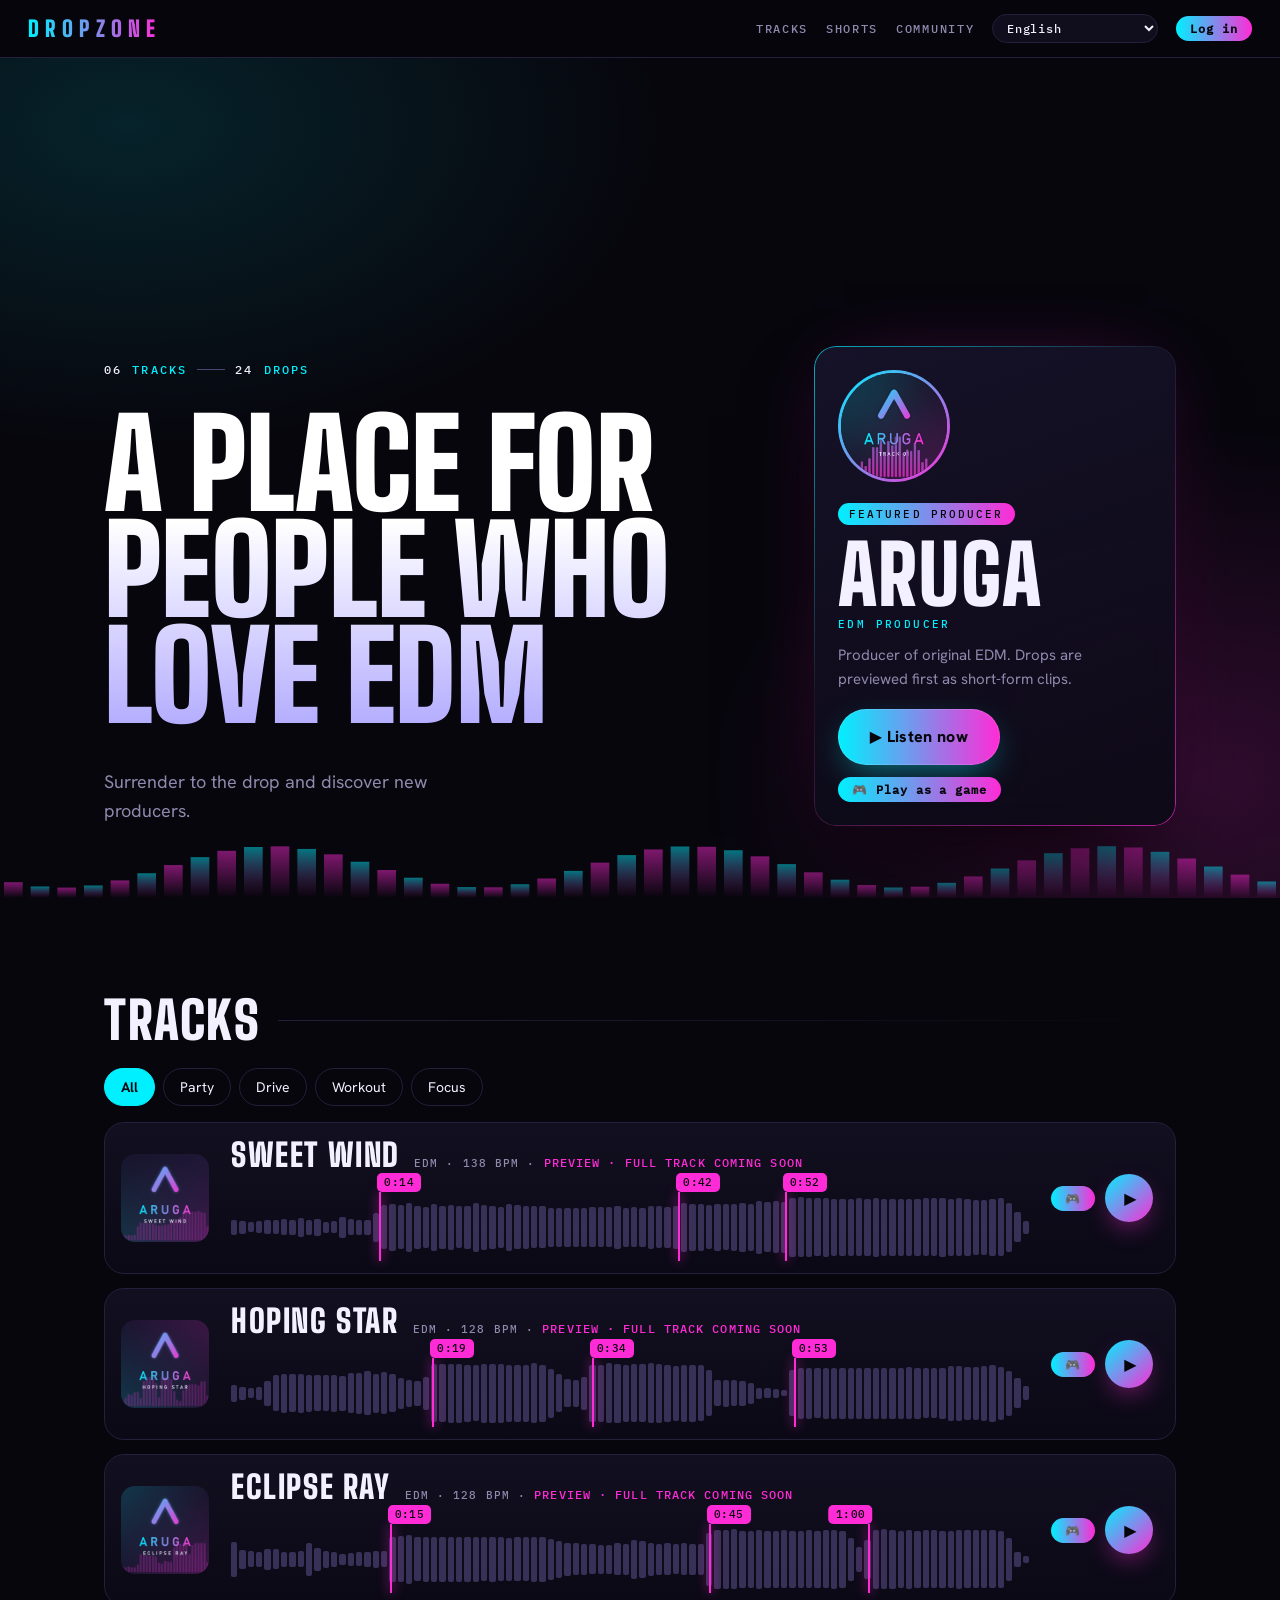
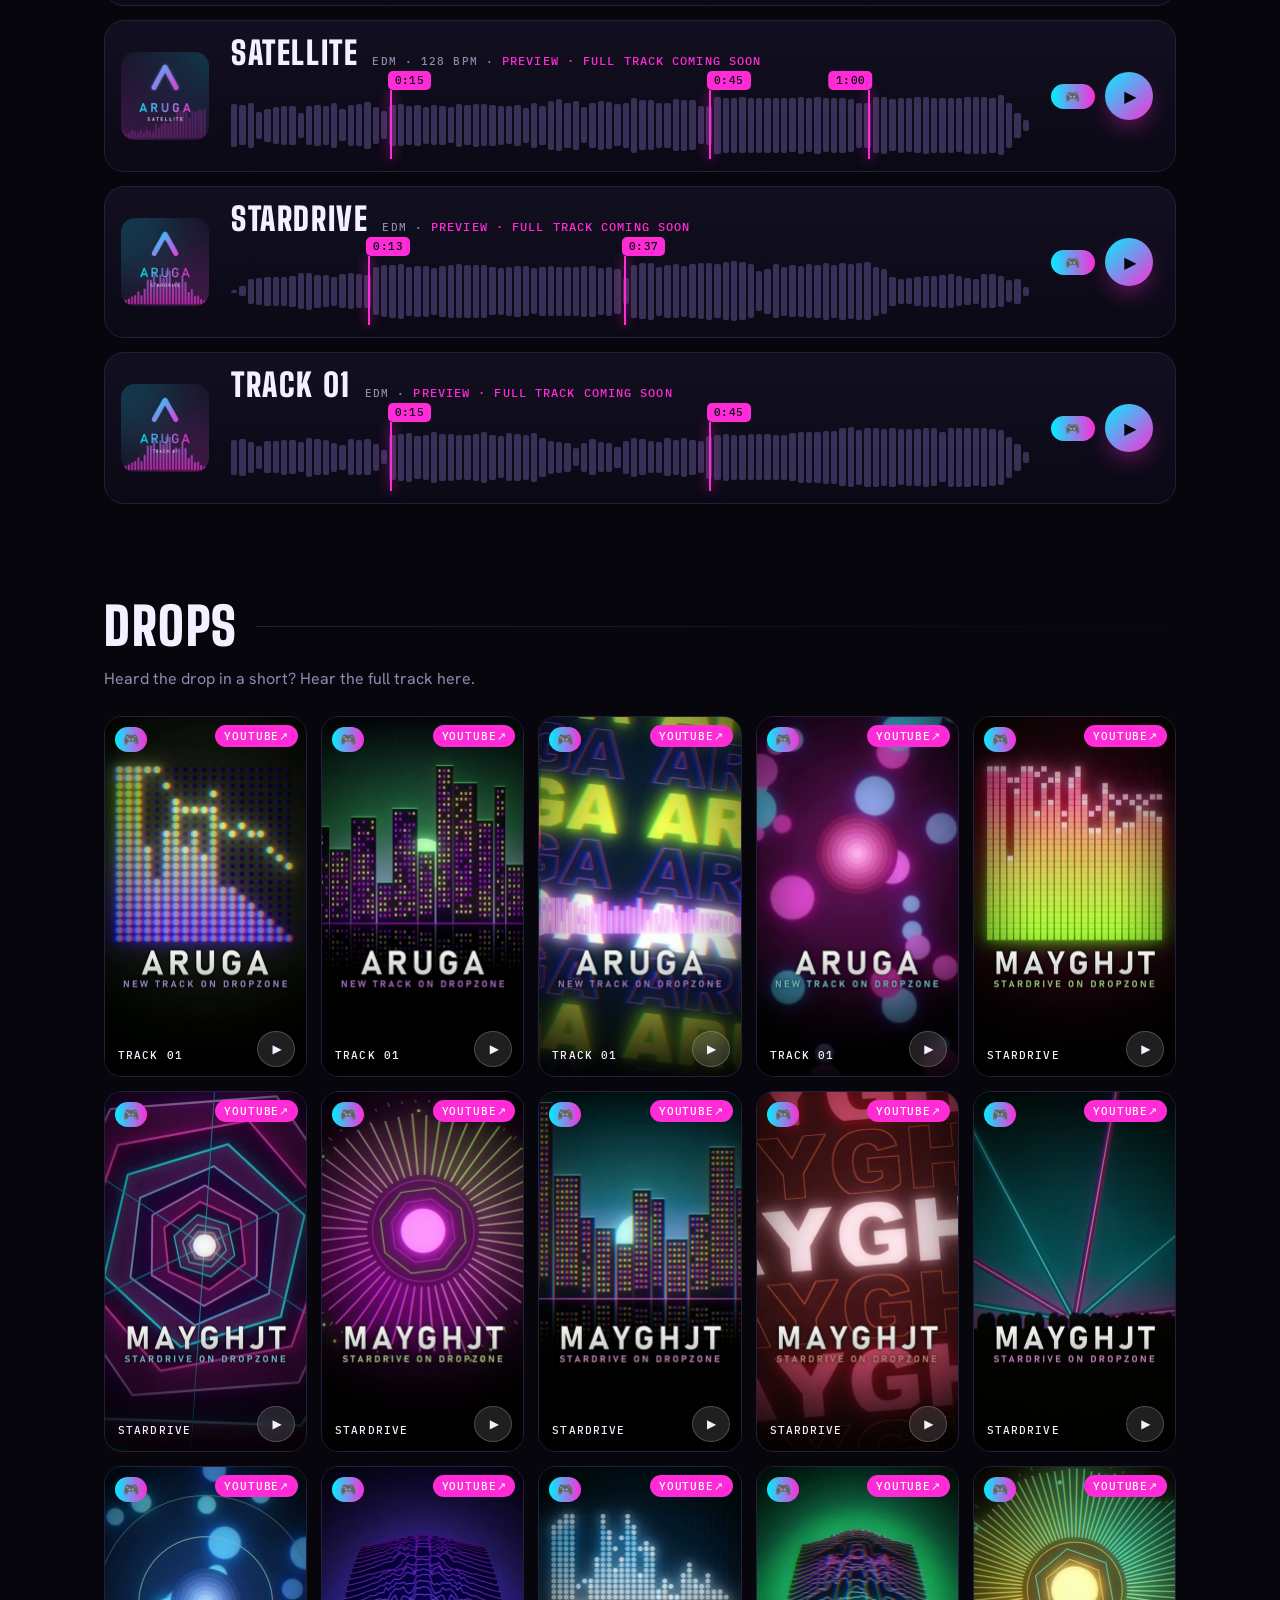
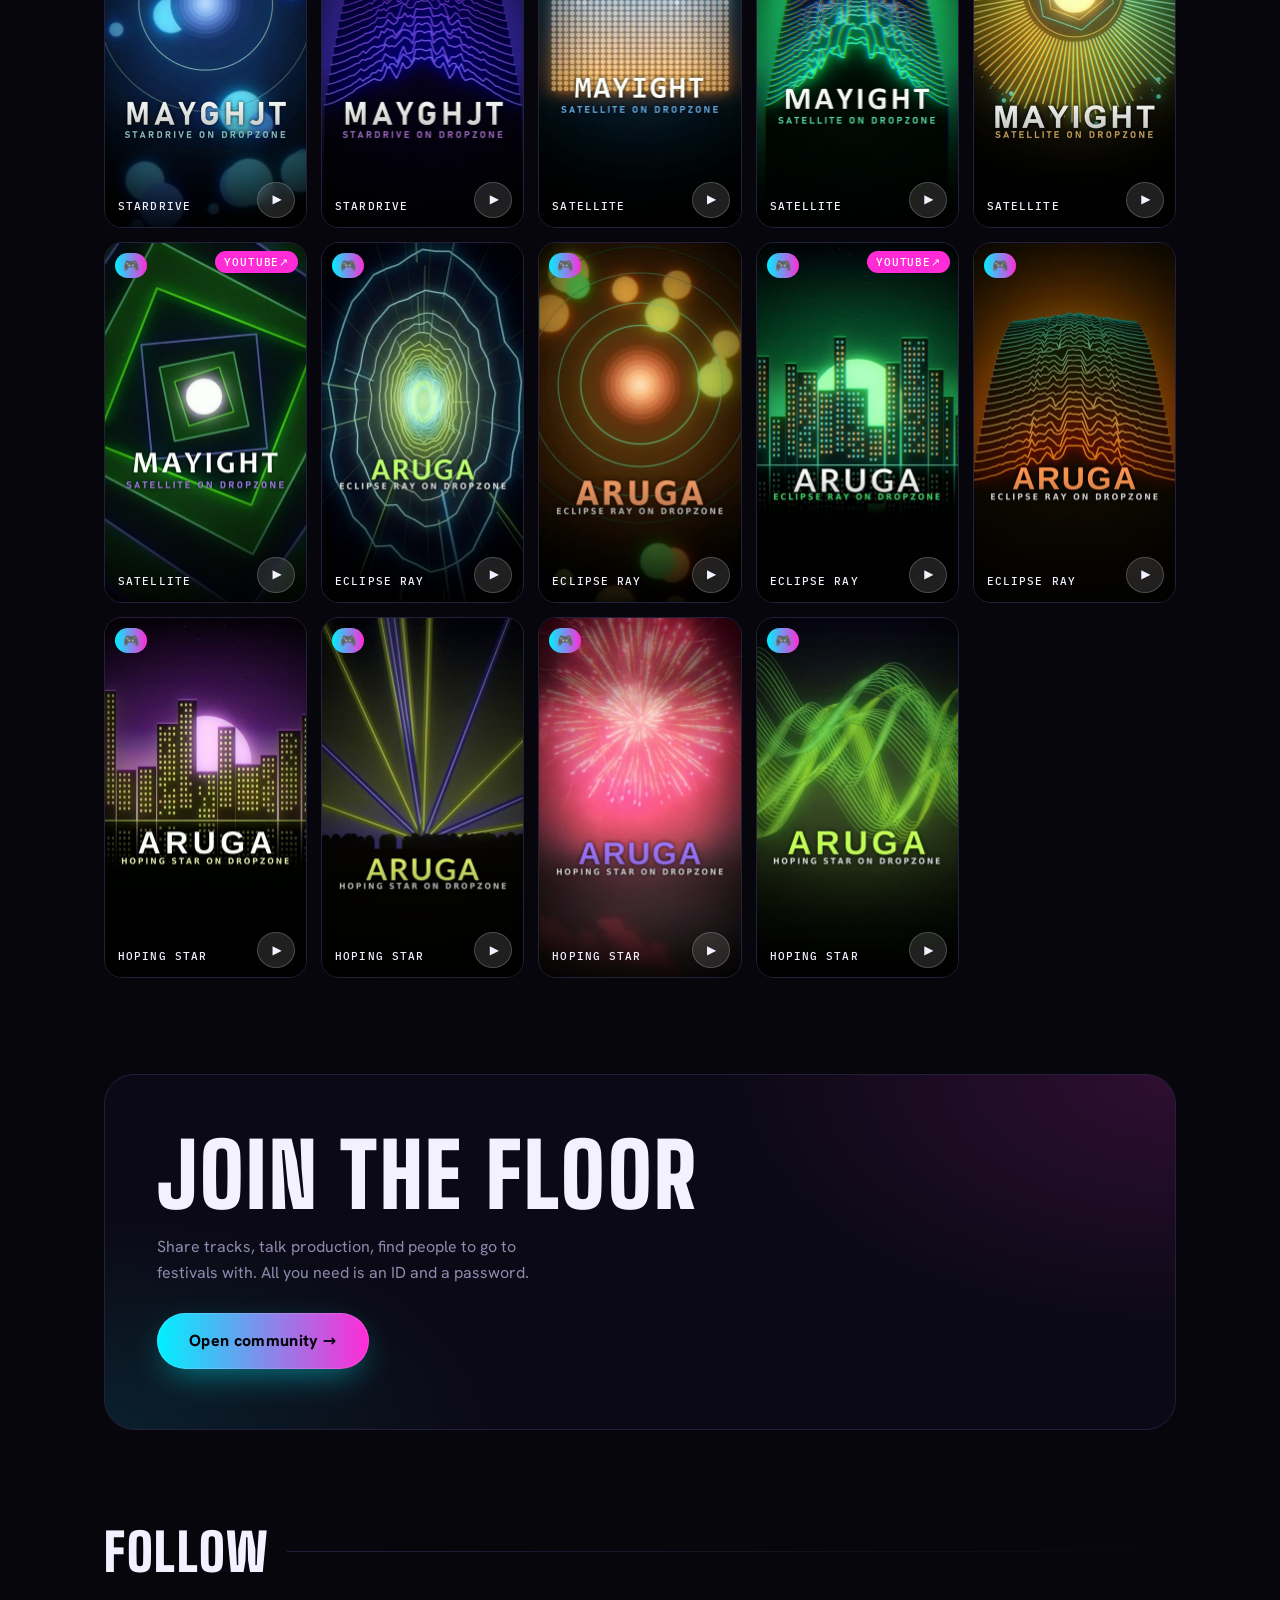
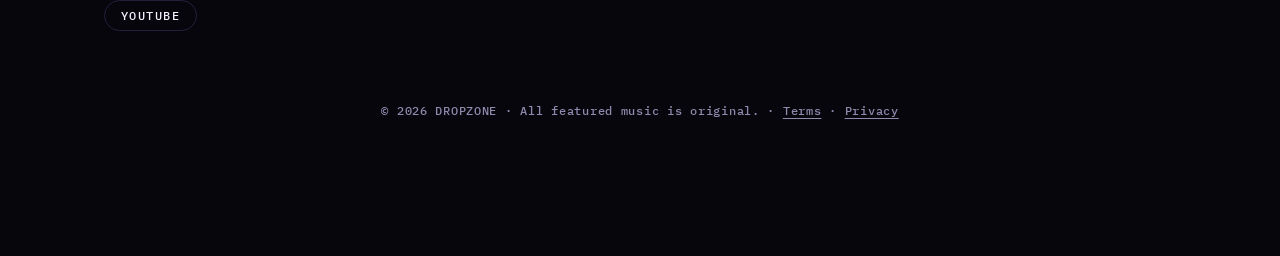
<file: index.html>
<!doctype html>
<html lang="en">
<head>
<meta charset="utf-8">
<meta name="viewport" content="width=device-width, initial-scale=1">
<title>DROPZONE — A place for people who love EDM</title>
<meta name="description" content="A place for people who love EDM. Listen to original tracks and discover producers.">
<meta name="theme-color" content="#07060d">
<meta property="og:title" content="DROPZONE — A place for people who love EDM">
<meta property="og:description" content="Listen to original EDM by featured producer ARUGA.">
<meta property="og:image" content="https://kjuhoho.github.io/dropzone-site/media/brand/og.png">
<meta name="twitter:card" content="summary_large_image">
<meta name="twitter:image" content="https://kjuhoho.github.io/dropzone-site/media/brand/og.png">
<meta property="og:type" content="website">
<link rel="icon" href="data:image/svg+xml,%3Csvg xmlns='http://www.w3.org/2000/svg' viewBox='0 0 32 32'%3E%3Crect width='32' height='32' rx='7' fill='%2307060d'/%3E%3Cpath d='M6 24 16 6l10 18' fill='none' stroke='%2300f0ff' stroke-width='3'/%3E%3C/svg%3E">
<link rel="preload" href="fonts/bigshoulders.woff2" as="font" type="font/woff2" crossorigin>
<link rel="preload" href="fonts/hanken.woff2" as="font" type="font/woff2" crossorigin>
<link rel="stylesheet" href="style.css">
</head>
<body>
<header class="top">
  <a class="logo" href="./" id="siteName">DROPZONE</a>
  <nav><a class="sec" href="#tracks" data-i18n="nav.tracks">Tracks</a><a class="sec" href="#shorts" data-i18n="nav.shorts">Shorts</a><a href="community.html" data-i18n="nav.community">Community</a>
    <select id="lang" data-i18n-aria="a.lang" aria-label="Language"></select><span id="authBar" class="authbar"></span></nav>
</header>

<main>
  <section class="hero">
    <canvas id="viz" aria-hidden="true"></canvas>
    <div class="hero-inner">
      <p class="statline" id="statline"></p>
      <p class="eyebrow" data-i18n="tagline"></p>
      <p class="hero-sub" data-i18n="sub"></p>
      <article class="producer" id="producer" aria-label="Featured producer">
        <img id="prAvatar" alt="" class="avatar">
        <div class="pr-body">
          <span class="pill" data-i18n="featured"></span>
          <h1 id="prName">ARUGA</h1>
          <p class="role" data-i18n="role"></p>
          <p class="bio" data-i18n="bio"></p>
          <div class="pr-actions">
            <button id="heroPlay" class="cta"></button>
            <a id="heroGame" class="chip-btn strong" target="_blank" rel="noopener" hidden></a>
            <div id="prLinks" class="chips"></div>
          </div>
        </div>
      </article>
    </div>
  </section>

  <section id="tracks">
    <h2 data-i18n="h.tracks"></h2>
    <div id="moodChips" class="chips filters" role="group" data-i18n-aria="a.moods"></div>
    <ol id="trackList" class="tracks"></ol>
  </section>

  <section id="shorts">
    <h2 data-i18n="h.drops"></h2>
    <p class="sub" data-i18n="dropsSub"></p>
    <div id="shortGrid" class="shorts"></div>
  </section>

  <section id="join" class="join">
    <h2 data-i18n="j.title"></h2>
    <p class="sub" data-i18n="j.text"></p>
    <a class="cta" href="community.html" data-i18n="j.btn"></a>
  </section>

  <section id="follow">
    <h2 data-i18n="h.follow"></h2>
    <div id="links" class="chips"></div>
  </section>
</main>

<footer>© <span id="yr"></span> <span id="footName">DROPZONE</span> · <span data-i18n="footer"></span> · <a href="legal.html#terms" data-i18n="f.terms"></a> · <a href="legal.html#privacy" data-i18n="f.privacy"></a></footer>

<div class="player" id="player" hidden>
  <img id="pCover" alt="">
  <div class="p-meta"><b id="pTitle"></b><span id="pSub"></span></div>
  <div class="p-ctl">
    <button id="prev" data-i18n-aria="a.prev">⏮</button>
    <button id="toggle" data-i18n-aria="a.toggle">▶</button>
    <button id="next" data-i18n-aria="a.next">⏭</button>
  </div>
  <div class="p-seek"><span id="cur">0:00</span><div class="seekwrap"><div class="cues" id="pCues" aria-hidden="true"></div><input id="seek" type="range" min="0" max="1000" value="0" data-i18n-aria="a.seek"></div><span id="dur">0:00</span></div>
  <button id="share" data-i18n-aria="a.share">🔗</button>
</div>
<div class="toast" id="toast" role="status"></div>
<script src="config.js"></script>
<script src="backend.js"></script>
<script src="common.js"></script>
<script src="app.js"></script>
<!-- Cloudflare Web Analytics (쿠키·개인 식별 없음) --><script defer src="https://static.cloudflareinsights.com/beacon.min.js" data-cf-beacon='{"token": "389e16c155d54312befe4c3e56b3d09e"}'></script>
</body>
</html>
</file>
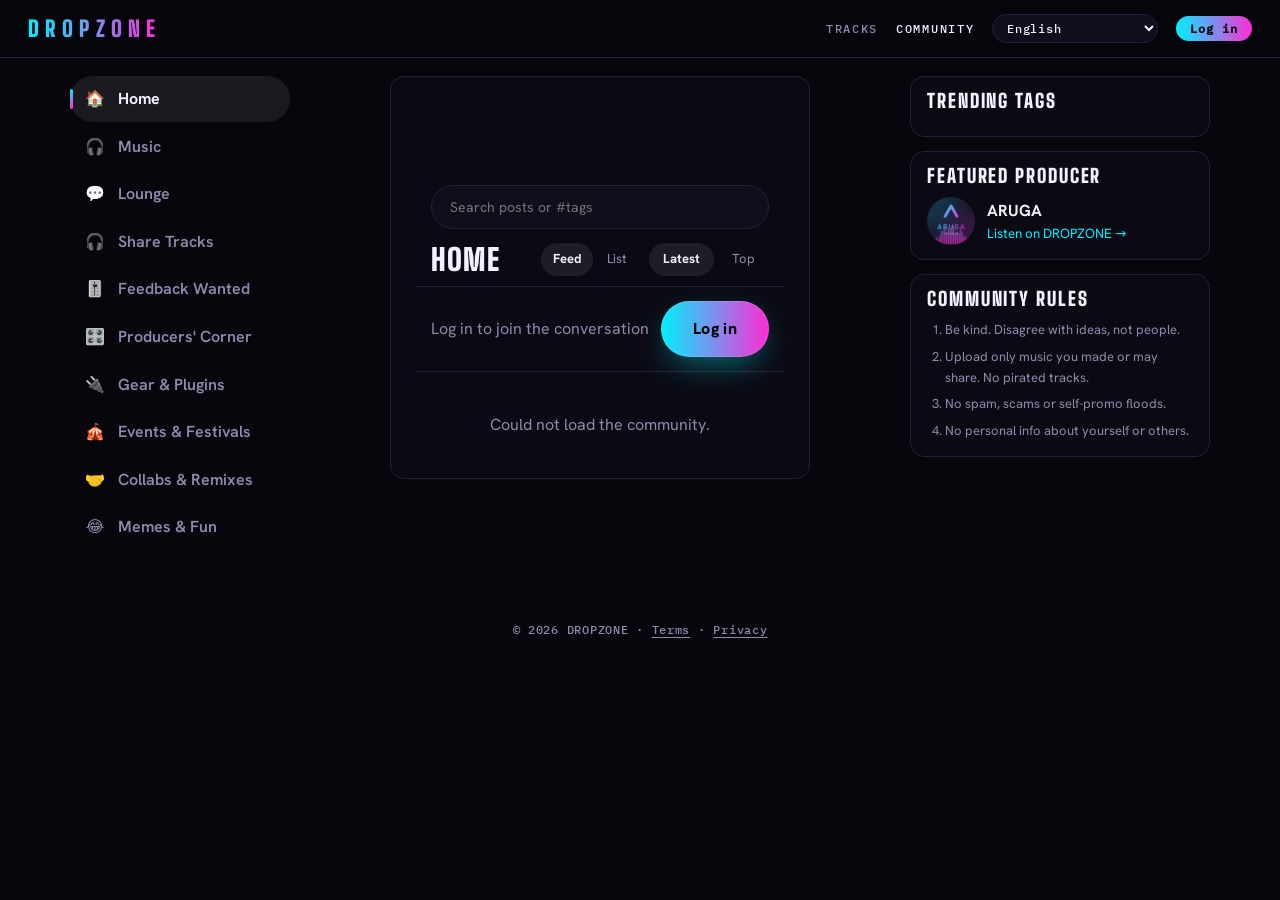
<file: community.html>
<!doctype html>
<html lang="en">
<head>
<meta charset="utf-8">
<meta name="viewport" content="width=device-width, initial-scale=1">
<title>DROPZONE — Community</title>
<meta name="description" content="A community for people who love EDM. Share tracks, talk production, find events.">
<meta name="theme-color" content="#07060d">
<meta property="og:title" content="DROPZONE — Community">
<meta property="og:description" content="A community for people who love EDM.">
<meta property="og:image" content="https://kjuhoho.github.io/dropzone-site/media/brand/og.png">
<meta name="twitter:card" content="summary_large_image">
<meta name="twitter:image" content="https://kjuhoho.github.io/dropzone-site/media/brand/og.png">
<link rel="icon" href="data:image/svg+xml,%3Csvg xmlns='http://www.w3.org/2000/svg' viewBox='0 0 32 32'%3E%3Crect width='32' height='32' rx='7' fill='%2307060d'/%3E%3Cpath d='M6 24 16 6l10 18' fill='none' stroke='%2300f0ff' stroke-width='3'/%3E%3C/svg%3E">
<link rel="stylesheet" href="style.css">
</head>
<body class="page-community">
<header class="top">
  <a class="logo" href="./" id="siteName">DROPZONE</a>
  <nav><a class="sec" href="./" data-i18n="nav.tracks">Tracks</a><a href="community.html" class="on" data-i18n="nav.community">Community</a>
    <select id="lang" data-i18n-aria="a.lang" aria-label="Language"></select><span id="authBar" class="authbar"></span></nav>
</header>

<main class="cm-wrap">
  <aside class="cm-left" aria-label="Categories">
    <nav id="boardNav" class="board-nav"></nav>
  </aside>

  <section class="cm-main">
    <p class="demo-banner" id="demoBanner" hidden data-i18n="c.demo"></p>
    <form class="cm-search" id="searchForm" role="search">
      <input id="q" type="search" maxlength="60" data-i18n-ph="c.searchPh" aria-label="Search" autocomplete="off">
    </form>
    <div id="viewHead" class="view-head"></div>
    <div id="profileBox"></div>
    <div id="composerBox"></div>
    <div id="postList" class="feed" aria-live="polite"></div>
    <button id="more" class="more" hidden></button>
  </section>

  <aside class="cm-right">
    <section class="side-card">
      <h3 data-i18n="c.trending"></h3>
      <div id="tagList" class="tag-list"></div>
    </section>
    <section class="side-card" id="featCard" hidden>
      <h3 data-i18n="c.featured"></h3>
      <a class="feat" href="./">
        <img id="featImg" alt="">
        <span><b id="featName"></b><small data-i18n="c.listen"></small></span>
      </a>
    </section>
    <section class="side-card">
      <h3 data-i18n="c.rulesTitle"></h3>
      <ol class="rules"><li data-i18n="c.rule1"></li><li data-i18n="c.rule2"></li><li data-i18n="c.rule3"></li><li data-i18n="c.rule4"></li></ol>
    </section>
  </aside>
</main>

<footer>© <span id="yr"></span> <span id="footName">DROPZONE</span> · <a href="legal.html#terms" data-i18n="f.terms"></a> · <a href="legal.html#privacy" data-i18n="f.privacy"></a></footer>
<div class="toast" id="toast" role="status"></div>
<script src="config.js"></script>
<script src="backend.js"></script>
<script src="common.js"></script>
<script src="community.js"></script>
<!-- Cloudflare Web Analytics (쿠키·개인 식별 없음) --><script defer src="https://static.cloudflareinsights.com/beacon.min.js" data-cf-beacon='{"token": "389e16c155d54312befe4c3e56b3d09e"}'></script>
</body>
</html>
</file>
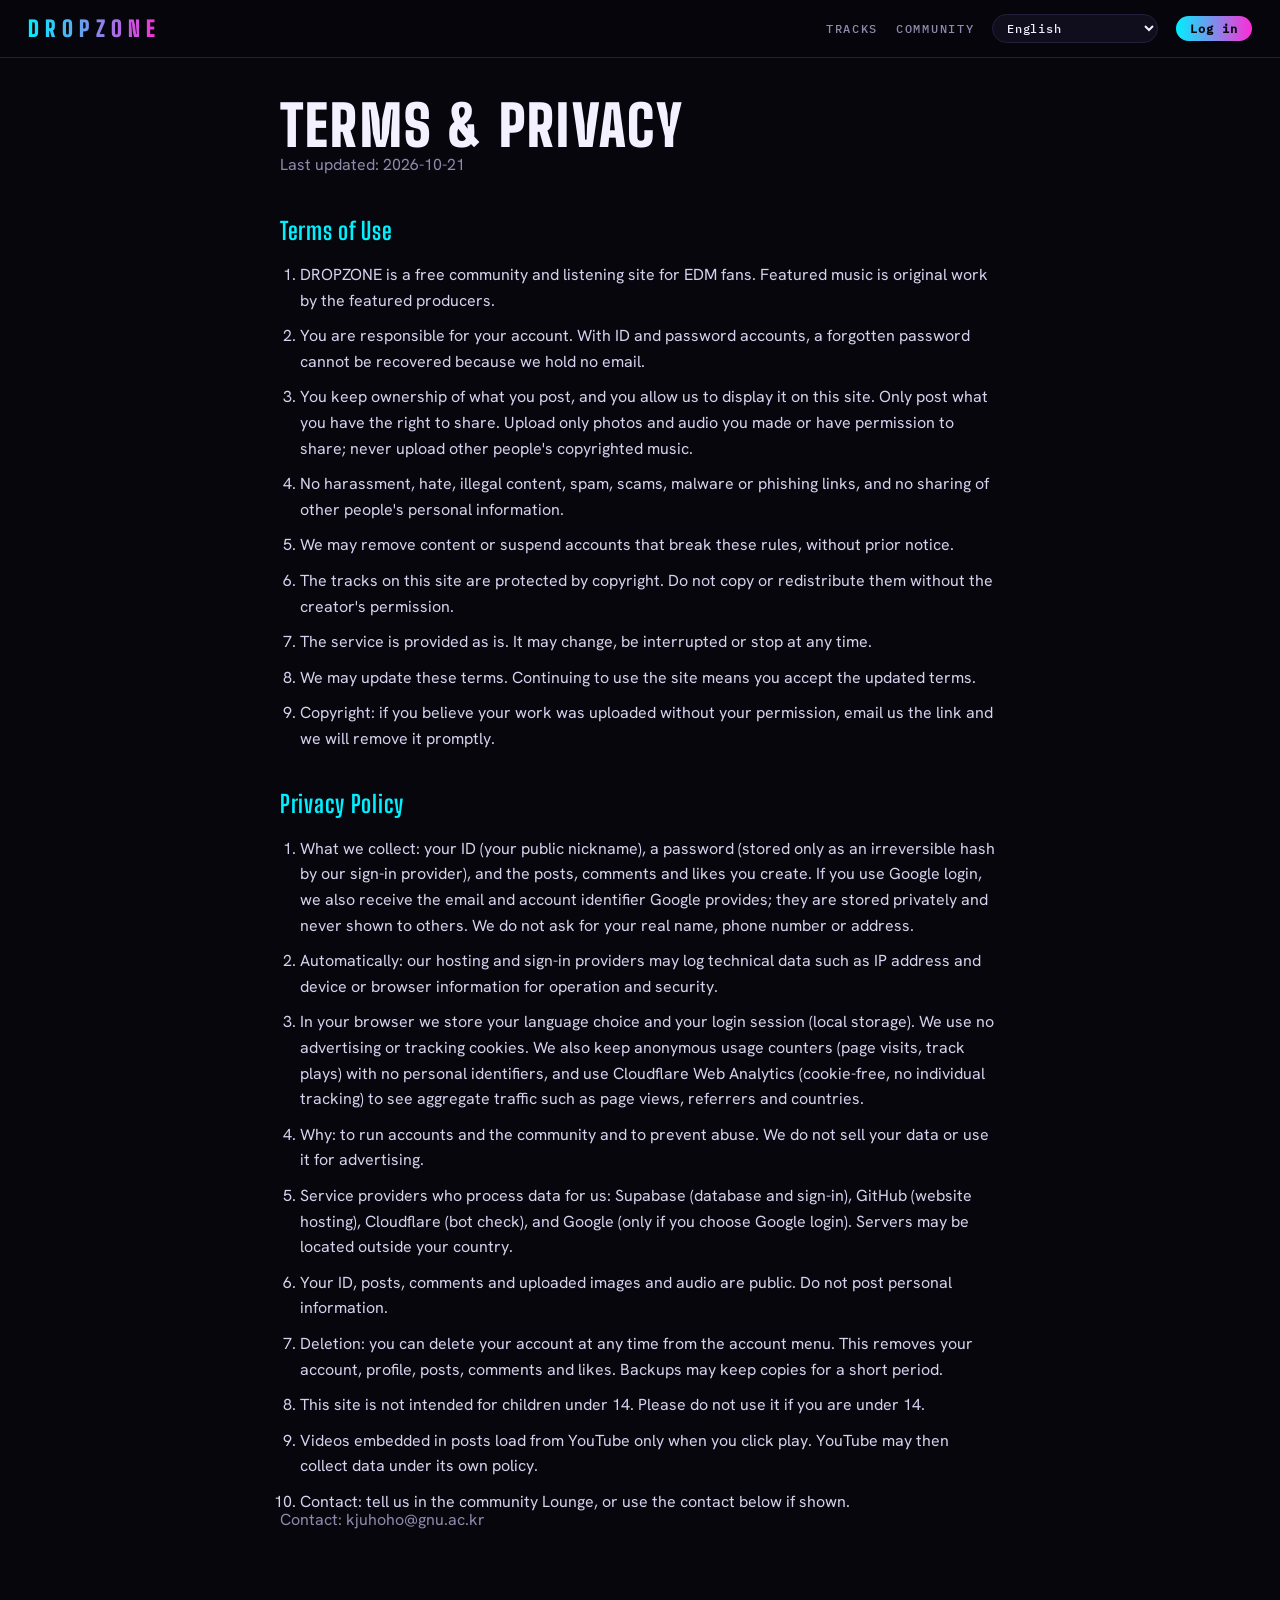
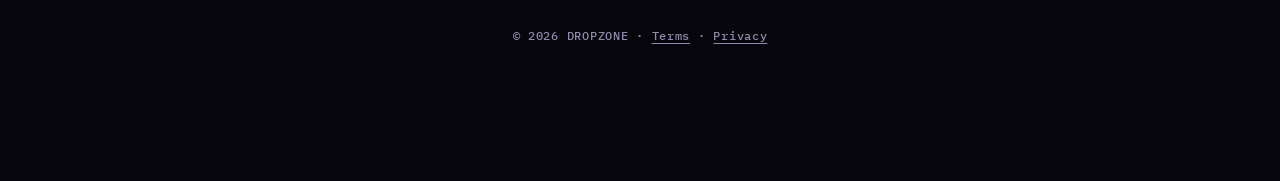
<file: legal.html>
<!doctype html>
<html lang="en">
<head>
<meta charset="utf-8">
<meta name="viewport" content="width=device-width, initial-scale=1">
<title>DROPZONE — Terms & Privacy</title>
<meta name="description" content="Terms of use and privacy policy for DROPZONE.">
<meta name="theme-color" content="#07060d">
<link rel="icon" href="data:image/svg+xml,%3Csvg xmlns='http://www.w3.org/2000/svg' viewBox='0 0 32 32'%3E%3Crect width='32' height='32' rx='7' fill='%2307060d'/%3E%3Cpath d='M6 24 16 6l10 18' fill='none' stroke='%2300f0ff' stroke-width='3'/%3E%3C/svg%3E">
<link rel="stylesheet" href="style.css">
</head>
<body class="page-legal">
<header class="top">
  <a class="logo" href="./" id="siteName">DROPZONE</a>
  <nav><a class="sec" href="./" data-i18n="nav.tracks">Tracks</a><a href="community.html" data-i18n="nav.community">Community</a>
    <select id="lang" data-i18n-aria="a.lang" aria-label="Language"></select><span id="authBar" class="authbar"></span></nav>
</header>

<main>
  <section class="cm-head legal">
    <h1 class="cm-title" data-i18n="legal.title"></h1>
    <p class="sub" data-i18n="legal.updated"></p>

    <h2 id="terms" data-i18n="legal.terms.h"></h2>
    <ol id="termsList" class="legal-list"></ol>

    <h2 id="privacy" data-i18n="legal.privacy.h"></h2>
    <ol id="privacyList" class="legal-list"></ol>
    <p id="contactLine" class="sub" hidden></p>
  </section>
</main>

<footer>© <span id="yr"></span> <span id="footName">DROPZONE</span> · <a href="legal.html#terms" data-i18n="f.terms"></a> · <a href="legal.html#privacy" data-i18n="f.privacy"></a></footer>
<div class="toast" id="toast" role="status"></div>
<script src="config.js"></script>
<script src="backend.js"></script>
<script src="common.js"></script>
<script>
(async () => {
  const { $, esc } = DZ;
  DZ.titleKey = "legal.title";
  const draw = () => {
    for (const [id, p] of [["termsList", "t"], ["privacyList", "p"]]) {
      const items = []; for (let i = 1; DZ.I.strings.en["legal." + p + i]; i++) items.push(DZ.T("legal." + p + i));
      $(id).innerHTML = items.map(t => `<li>${esc(t)}</li>`).join("");
    }
    const c = (window.DZ_CONFIG || {}).contact, el = $("contactLine");
    el.hidden = !c; if (c) el.innerHTML = esc(DZ.T("legal.contact")) + ": <a href=\"mailto:" + esc(c) + "\">" + esc(c) + "</a>";
  };
  await DZ.init();
  DZ.onLang(draw); DZ.applyLang();
})();
</script>
<!-- Cloudflare Web Analytics (쿠키·개인 식별 없음) --><script defer src="https://static.cloudflareinsights.com/beacon.min.js" data-cf-beacon='{"token": "389e16c155d54312befe4c3e56b3d09e"}'></script>
</body>
</html>
</file>
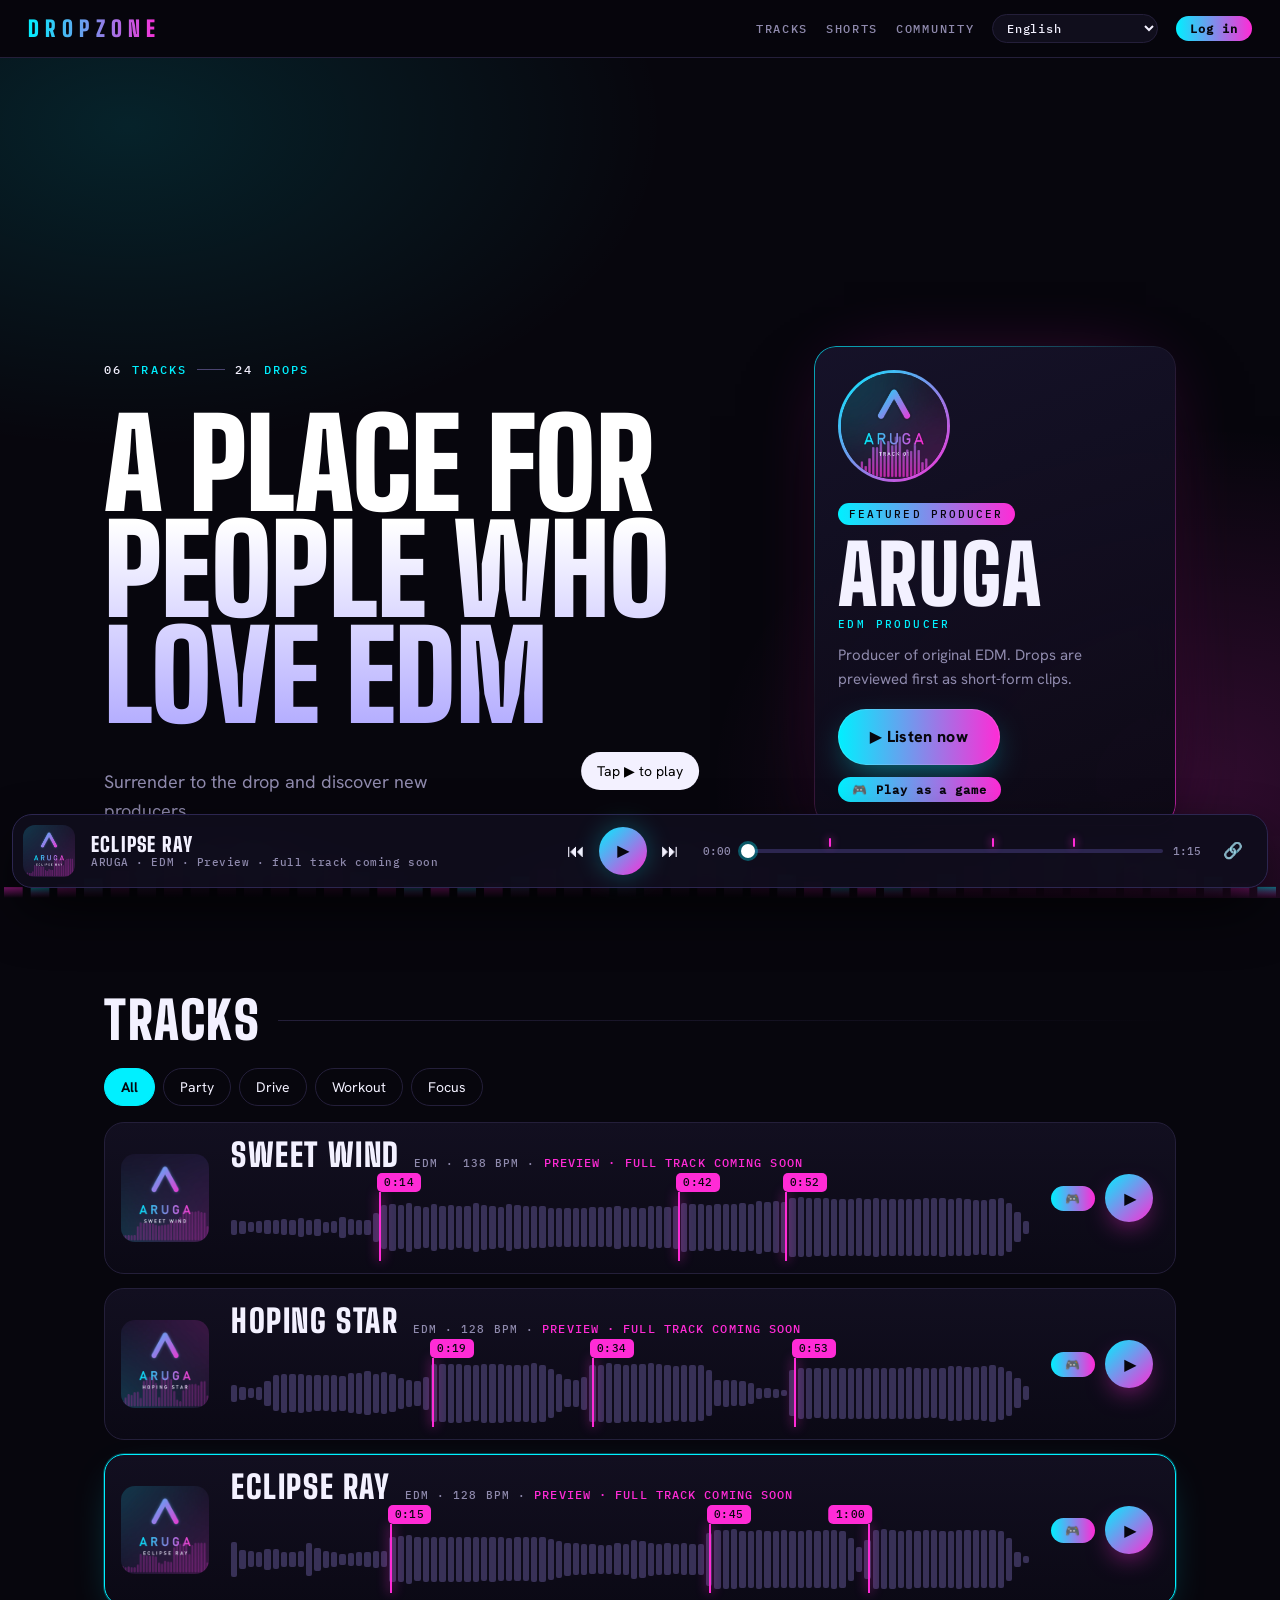
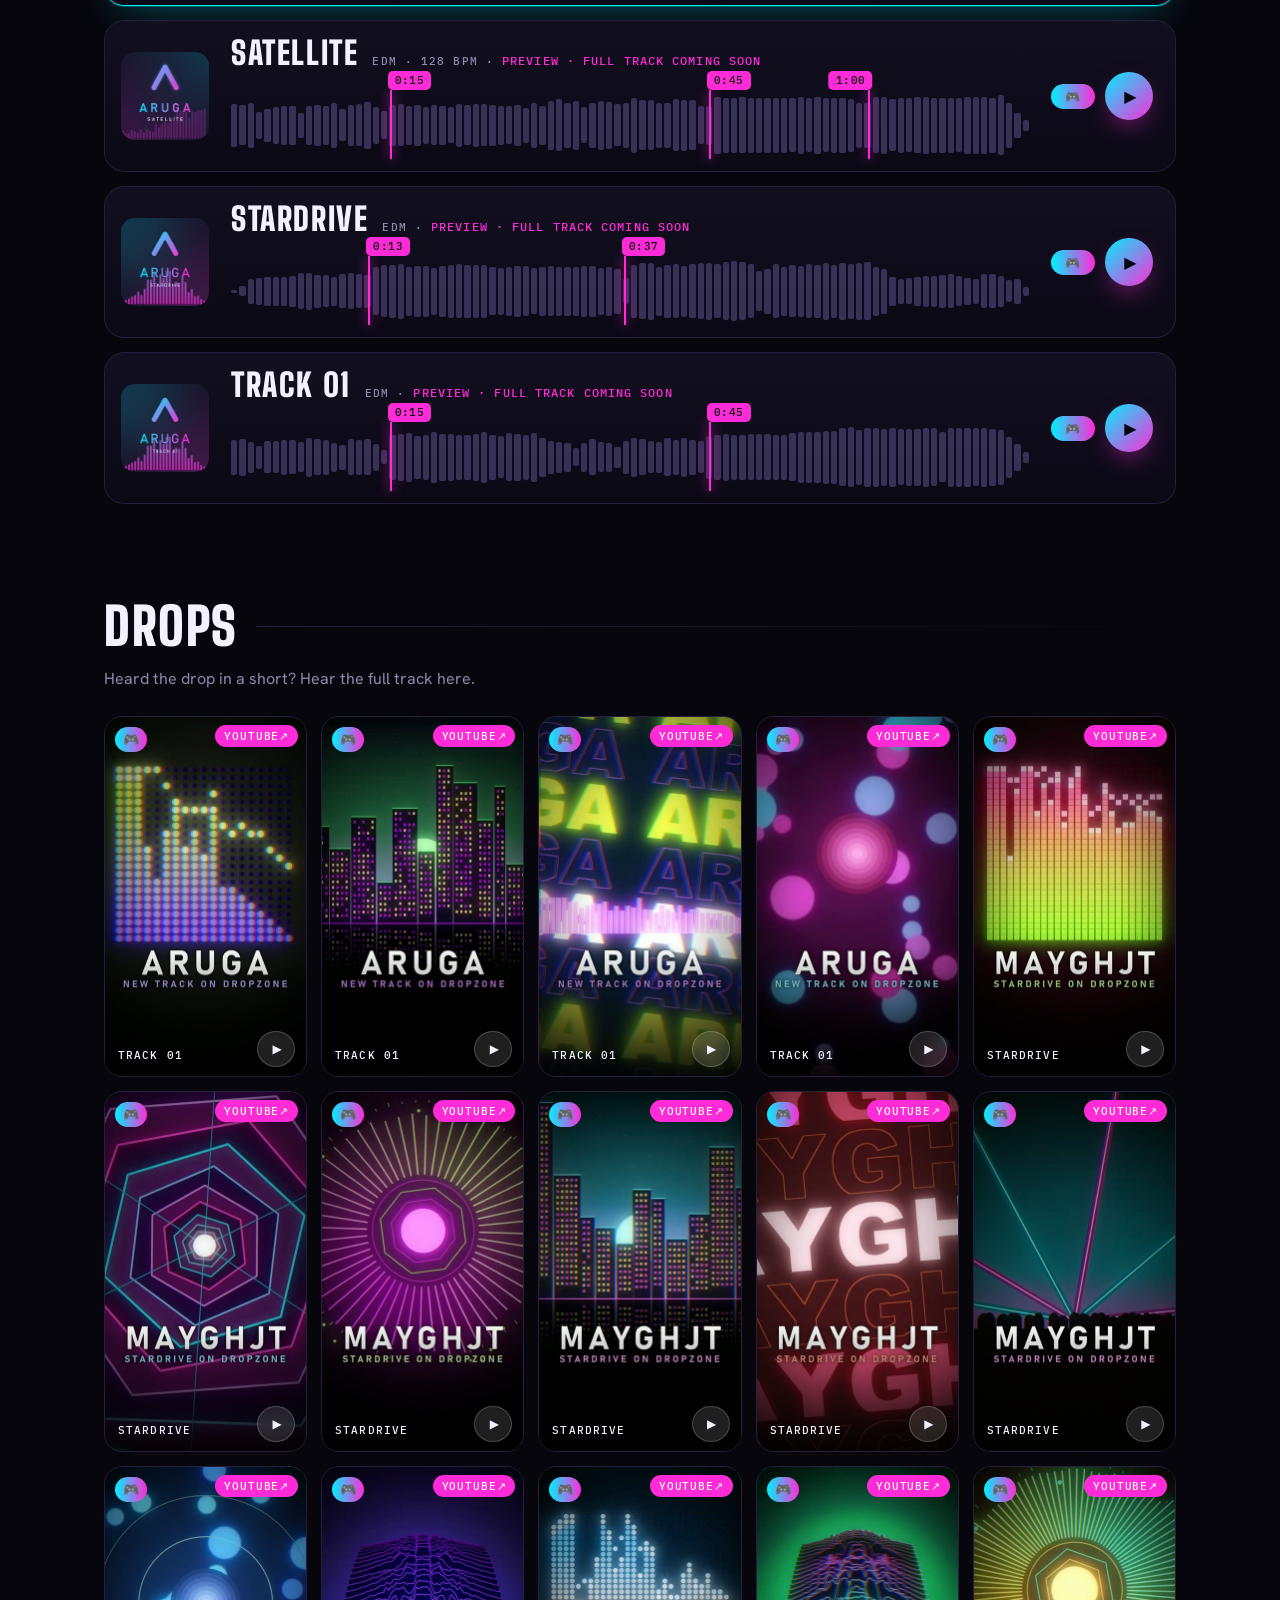
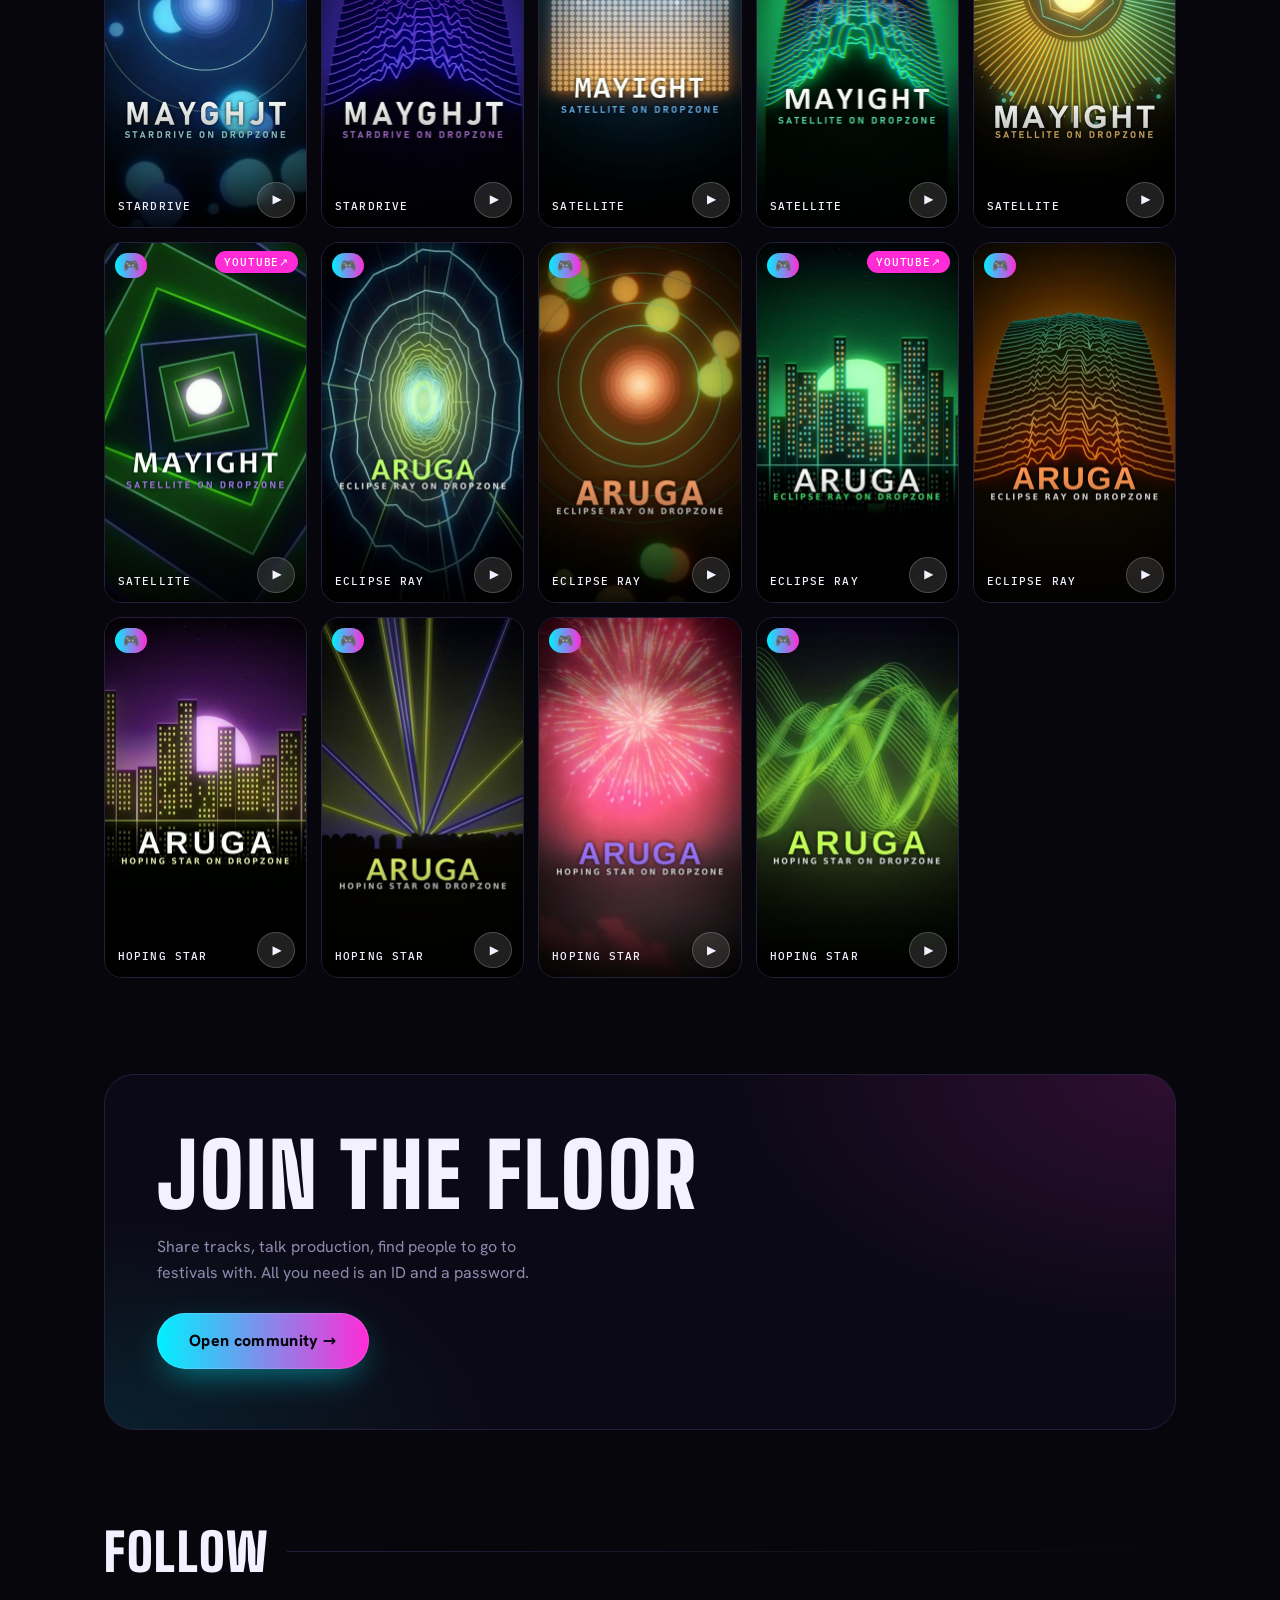
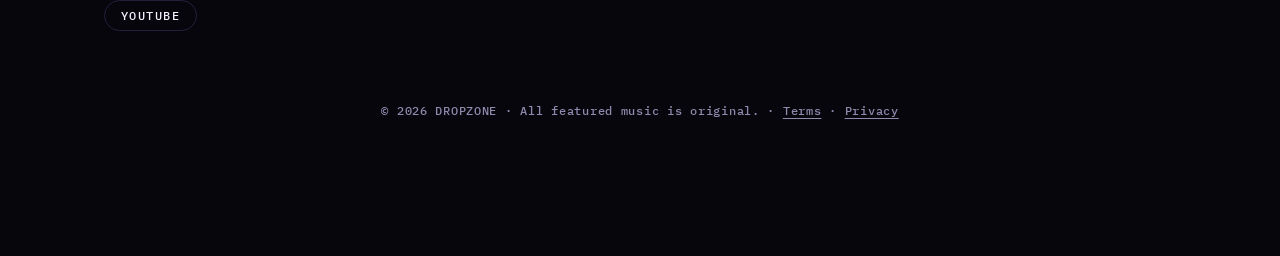
<file: t/aruga-eclipse-ray.html>
<!doctype html>
<html lang="en">
<head>
<meta charset="utf-8">
<meta name="viewport" content="width=device-width, initial-scale=1">
<title>Eclipse Ray — ARUGA | DROPZONE</title>
<meta name="description" content="Listen to &quot;Eclipse Ray&quot; by ARUGA — original EDM on DROPZONE.">
<link rel="canonical" href="https://kjuhoho.github.io/dropzone-site/t/aruga-eclipse-ray.html">
<meta property="og:type" content="music.song">
<meta property="og:site_name" content="DROPZONE">
<meta property="og:title" content="Eclipse Ray — ARUGA">
<meta property="og:description" content="Listen to &quot;Eclipse Ray&quot; by ARUGA — original EDM on DROPZONE.">
<meta property="og:url" content="https://kjuhoho.github.io/dropzone-site/t/aruga-eclipse-ray.html">
<meta property="og:image" content="https://kjuhoho.github.io/dropzone-site/media/covers/aruga-eclipse-ray.jpg">
<meta property="og:audio" content="https://kjuhoho.github.io/dropzone-site/media/audio/aruga-eclipse-ray-preview.mp3">
<meta property="og:audio:type" content="audio/mpeg">
<meta name="twitter:card" content="summary_large_image">
<meta name="twitter:title" content="Eclipse Ray — ARUGA">
<meta name="twitter:description" content="Listen to &quot;Eclipse Ray&quot; by ARUGA — original EDM on DROPZONE.">
<meta name="twitter:image" content="https://kjuhoho.github.io/dropzone-site/media/covers/aruga-eclipse-ray.jpg">
<script type="application/ld+json">{"@context": "https://schema.org", "@type": "MusicRecording", "name": "Eclipse Ray", "byArtist": {"@type": "MusicGroup", "name": "ARUGA"}, "url": "https://kjuhoho.github.io/dropzone-site/t/aruga-eclipse-ray.html", "image": "https://kjuhoho.github.io/dropzone-site/media/covers/aruga-eclipse-ray.jpg", "audio": {"@type": "AudioObject", "contentUrl": "https://kjuhoho.github.io/dropzone-site/media/audio/aruga-eclipse-ray-preview.mp3", "encodingFormat": "audio/mpeg"}}</script>
<meta name="theme-color" content="#07060d">
<style>body{margin:0;background:#07060d;color:#f3f1ff;font:16px/1.6 system-ui,sans-serif;display:grid;place-items:center;min-height:100vh;text-align:center;padding:24px}a{color:#00f0ff}img{width:240px;height:240px;border-radius:16px;object-fit:cover}</style>
</head>
<body>
<main>
  <img src="https://kjuhoho.github.io/dropzone-site/media/covers/aruga-eclipse-ray.jpg" alt="">
  <h1>Eclipse Ray</h1>
  <p>ARUGA · EDM</p>
  <p><a id="go" href="../?t=aruga-eclipse-ray">▶ Listen on DROPZONE</a></p>
  <audio controls preload="none" src="https://kjuhoho.github.io/dropzone-site/media/audio/aruga-eclipse-ray-preview.mp3"></audio>
</main>
<script>
  // 사람은 메인 플레이어로 이동 (?src=, ?lang= 같은 유입 정보는 그대로 전달)
  var q = location.search ? "&" + location.search.slice(1) : "";
  location.replace("../?t=aruga-eclipse-ray" + q);
</script>
</body>
</html>
</file>
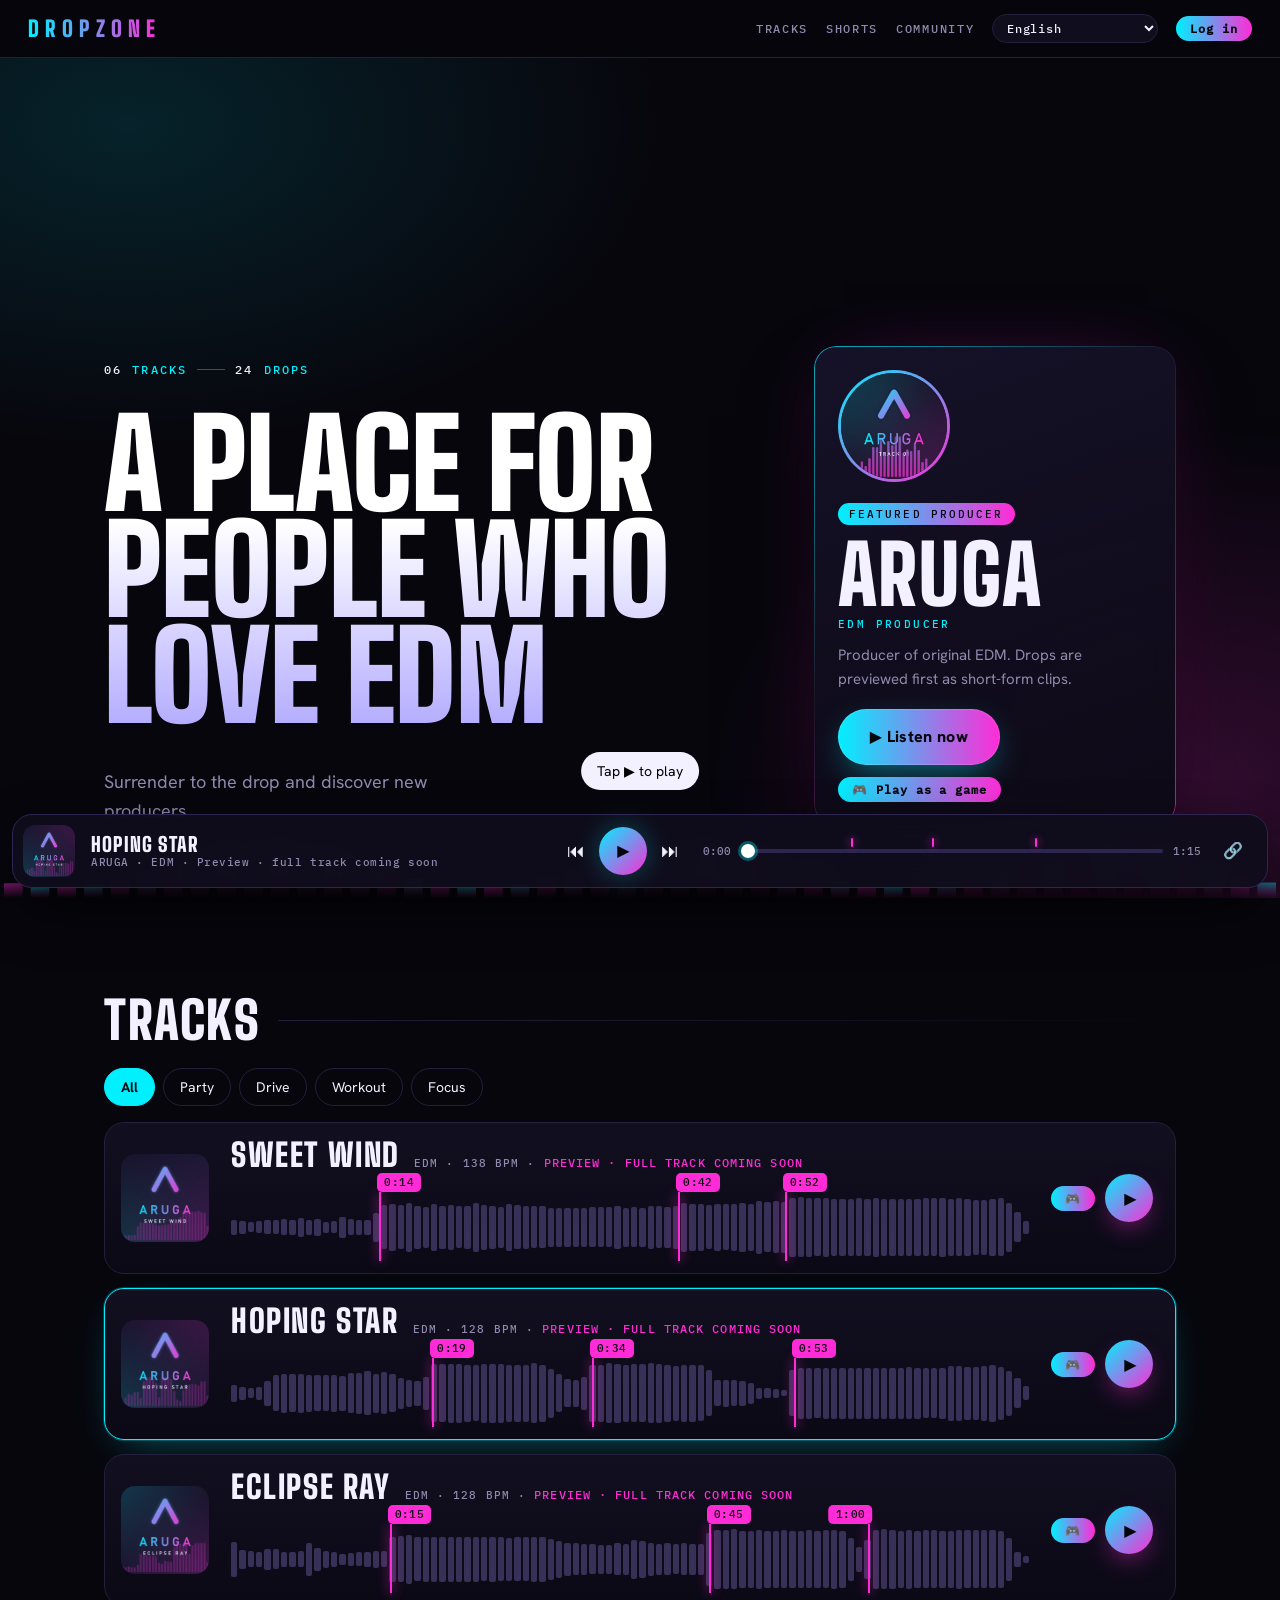
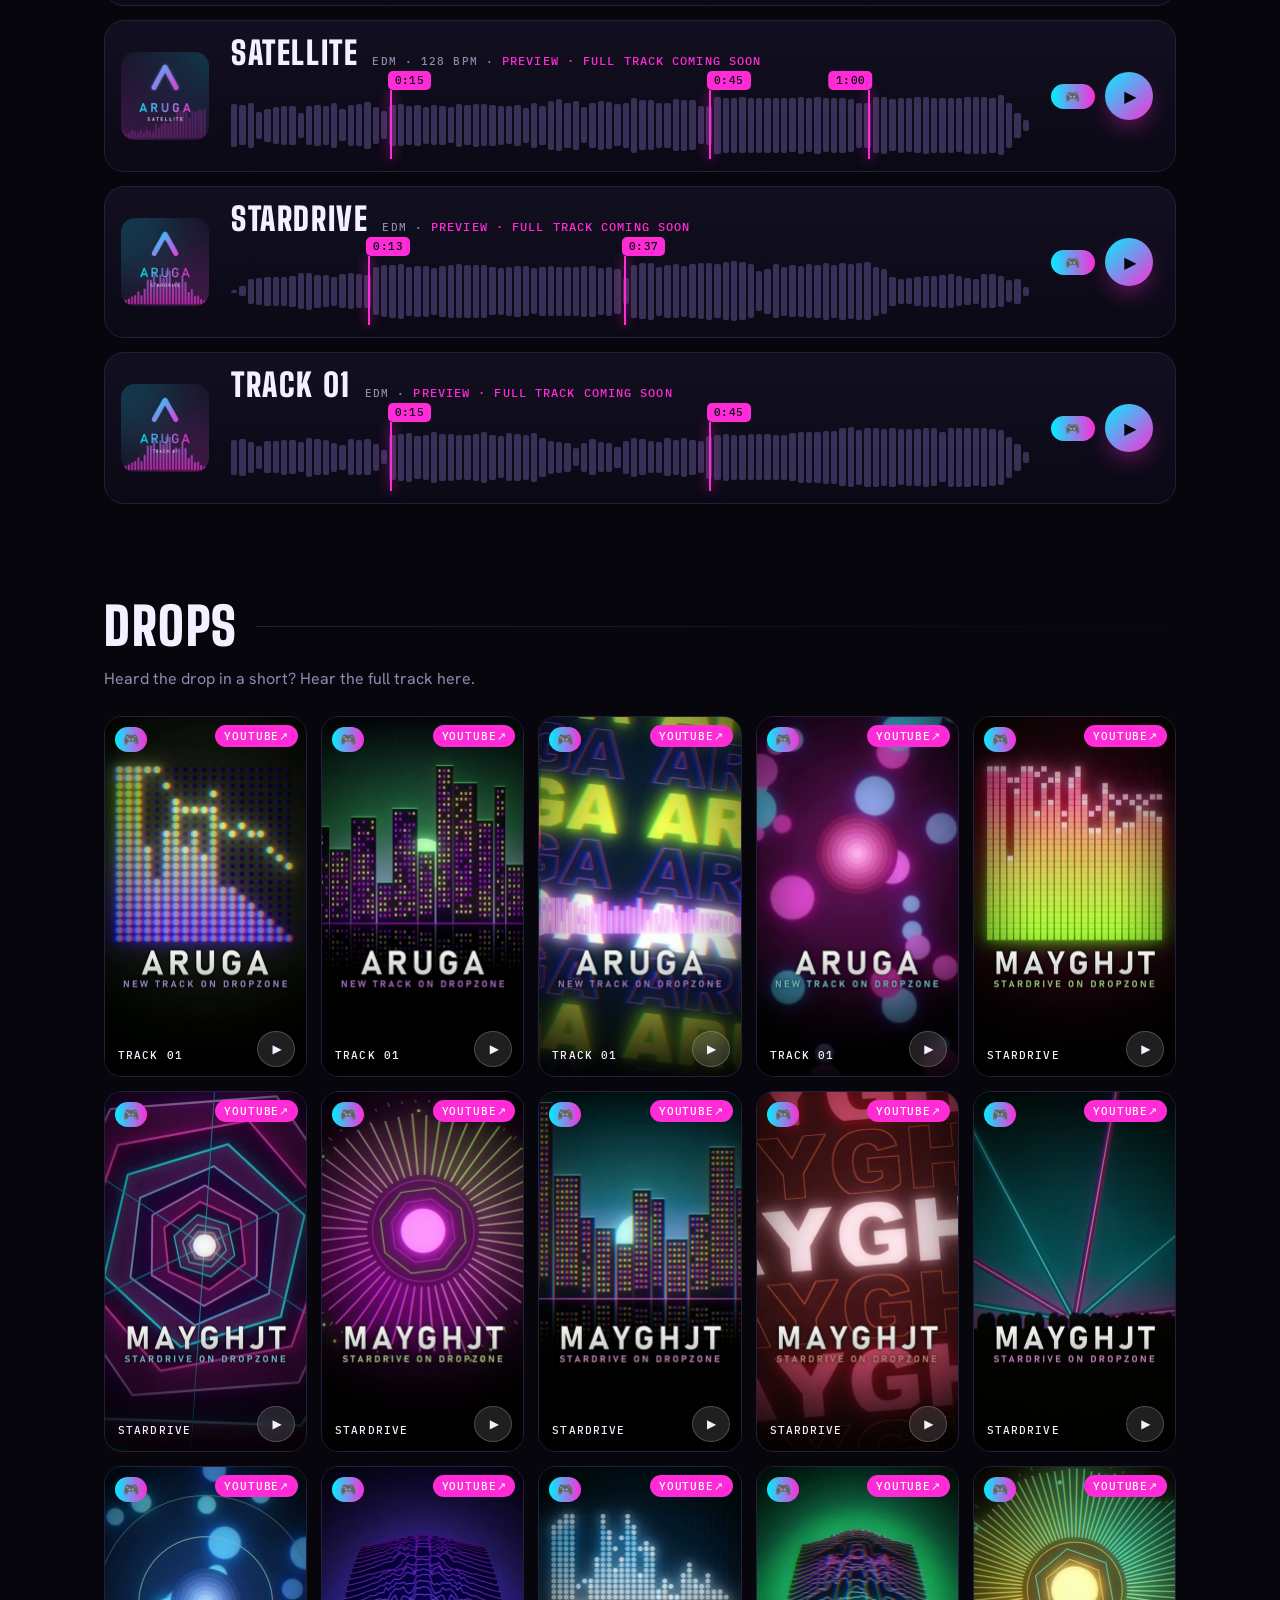
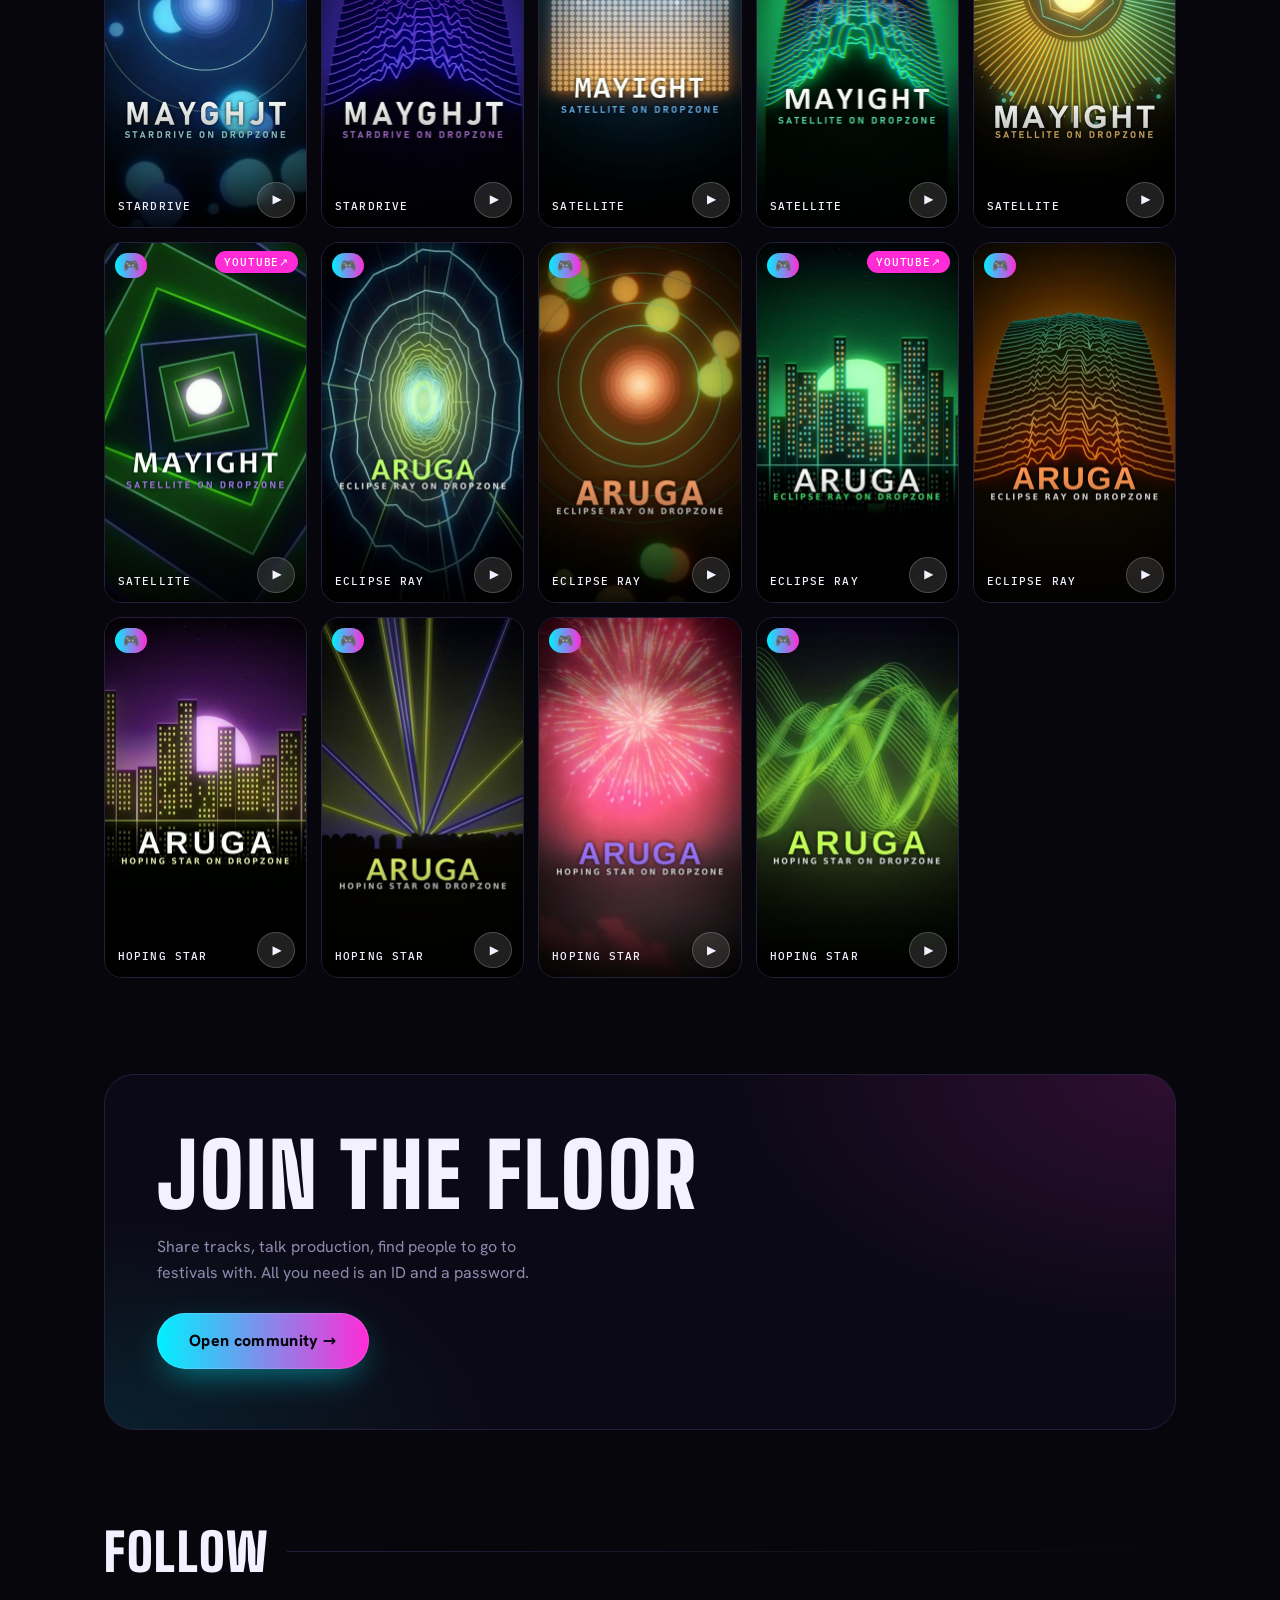
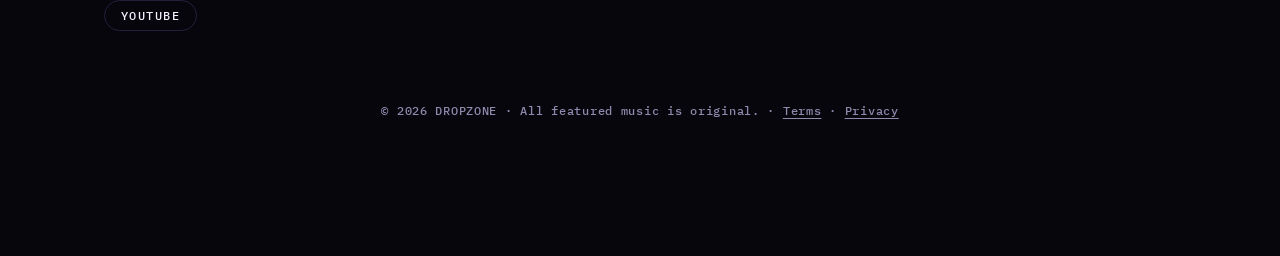
<file: t/aruga-hoping-star.html>
<!doctype html>
<html lang="en">
<head>
<meta charset="utf-8">
<meta name="viewport" content="width=device-width, initial-scale=1">
<title>Hoping Star — ARUGA | DROPZONE</title>
<meta name="description" content="Listen to &quot;Hoping Star&quot; by ARUGA — original EDM on DROPZONE.">
<link rel="canonical" href="https://kjuhoho.github.io/dropzone-site/t/aruga-hoping-star.html">
<meta property="og:type" content="music.song">
<meta property="og:site_name" content="DROPZONE">
<meta property="og:title" content="Hoping Star — ARUGA">
<meta property="og:description" content="Listen to &quot;Hoping Star&quot; by ARUGA — original EDM on DROPZONE.">
<meta property="og:url" content="https://kjuhoho.github.io/dropzone-site/t/aruga-hoping-star.html">
<meta property="og:image" content="https://kjuhoho.github.io/dropzone-site/media/covers/aruga-hoping-star.jpg">
<meta property="og:audio" content="https://kjuhoho.github.io/dropzone-site/media/audio/aruga-hoping-star-preview.mp3">
<meta property="og:audio:type" content="audio/mpeg">
<meta name="twitter:card" content="summary_large_image">
<meta name="twitter:title" content="Hoping Star — ARUGA">
<meta name="twitter:description" content="Listen to &quot;Hoping Star&quot; by ARUGA — original EDM on DROPZONE.">
<meta name="twitter:image" content="https://kjuhoho.github.io/dropzone-site/media/covers/aruga-hoping-star.jpg">
<script type="application/ld+json">{"@context": "https://schema.org", "@type": "MusicRecording", "name": "Hoping Star", "byArtist": {"@type": "MusicGroup", "name": "ARUGA"}, "url": "https://kjuhoho.github.io/dropzone-site/t/aruga-hoping-star.html", "image": "https://kjuhoho.github.io/dropzone-site/media/covers/aruga-hoping-star.jpg", "audio": {"@type": "AudioObject", "contentUrl": "https://kjuhoho.github.io/dropzone-site/media/audio/aruga-hoping-star-preview.mp3", "encodingFormat": "audio/mpeg"}}</script>
<meta name="theme-color" content="#07060d">
<style>body{margin:0;background:#07060d;color:#f3f1ff;font:16px/1.6 system-ui,sans-serif;display:grid;place-items:center;min-height:100vh;text-align:center;padding:24px}a{color:#00f0ff}img{width:240px;height:240px;border-radius:16px;object-fit:cover}</style>
</head>
<body>
<main>
  <img src="https://kjuhoho.github.io/dropzone-site/media/covers/aruga-hoping-star.jpg" alt="">
  <h1>Hoping Star</h1>
  <p>ARUGA · EDM</p>
  <p><a id="go" href="../?t=aruga-hoping-star">▶ Listen on DROPZONE</a></p>
  <audio controls preload="none" src="https://kjuhoho.github.io/dropzone-site/media/audio/aruga-hoping-star-preview.mp3"></audio>
</main>
<script>
  // 사람은 메인 플레이어로 이동 (?src=, ?lang= 같은 유입 정보는 그대로 전달)
  var q = location.search ? "&" + location.search.slice(1) : "";
  location.replace("../?t=aruga-hoping-star" + q);
</script>
</body>
</html>
</file>
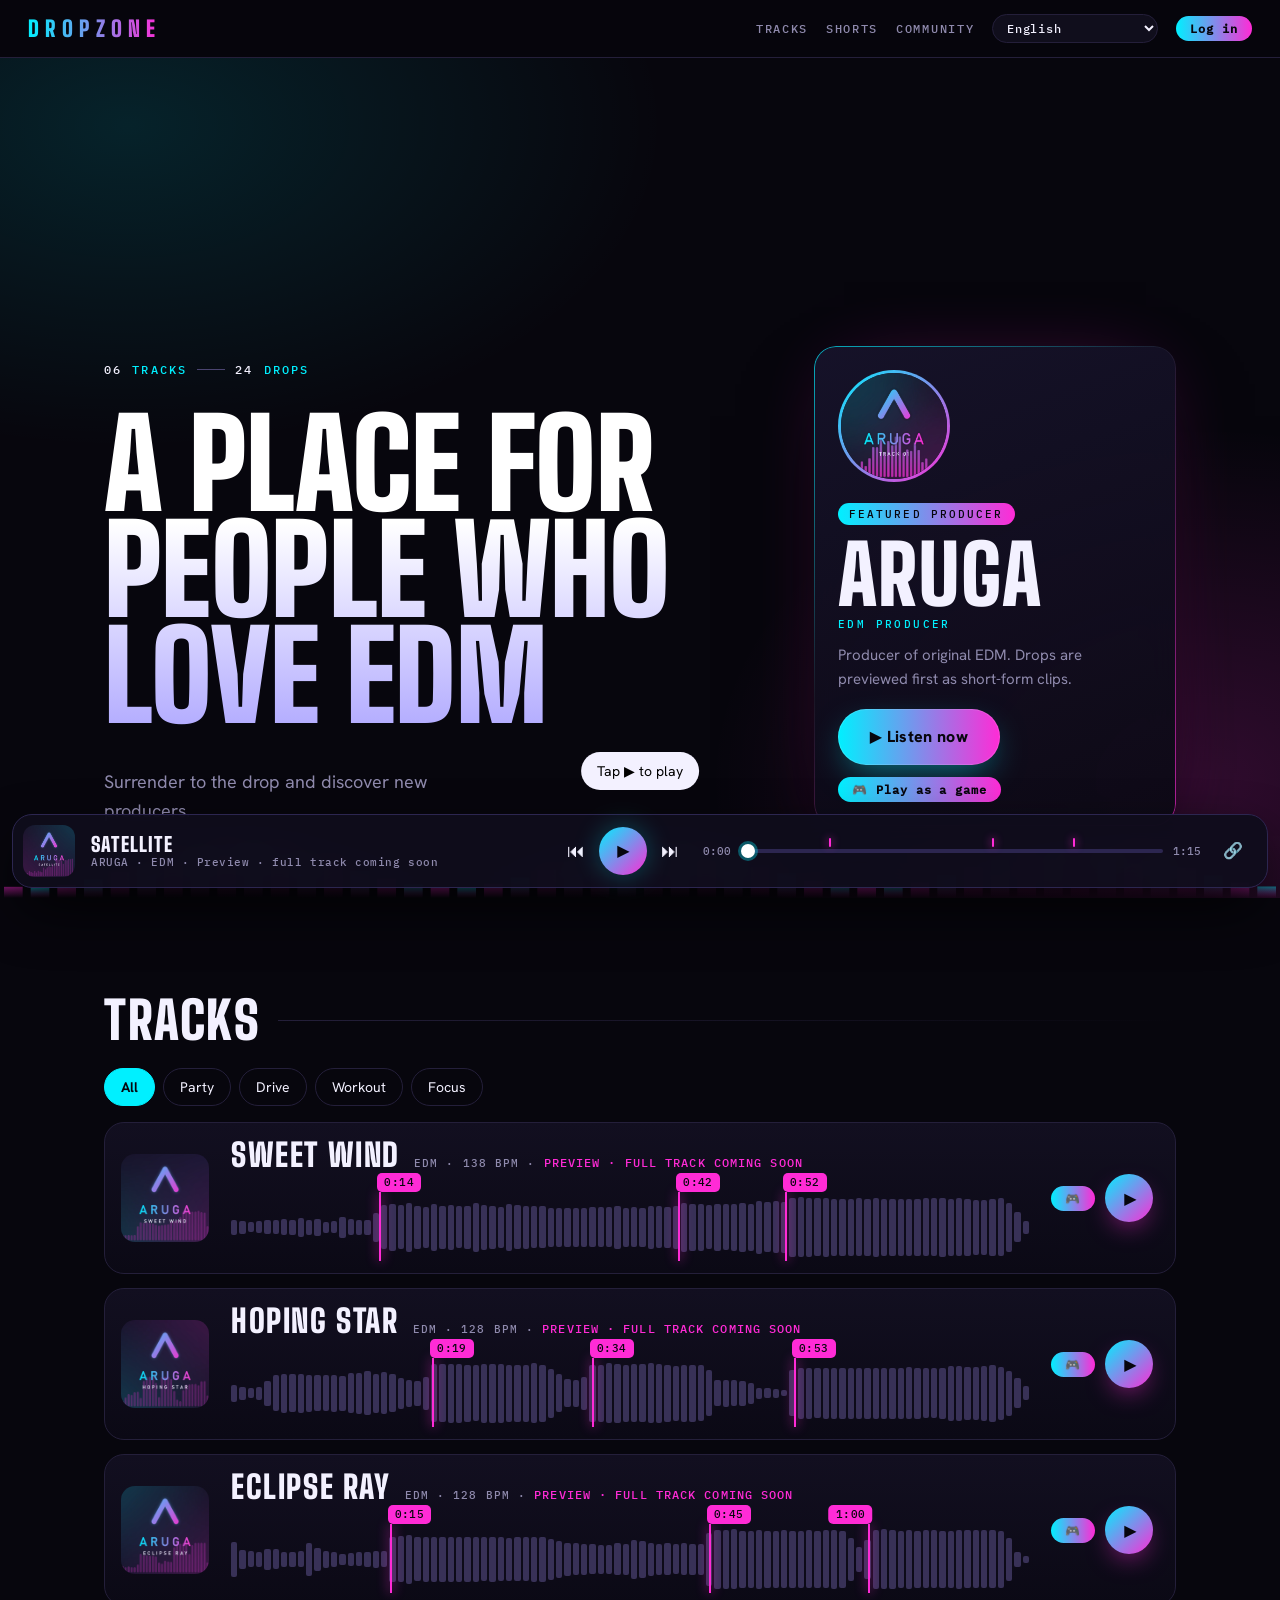
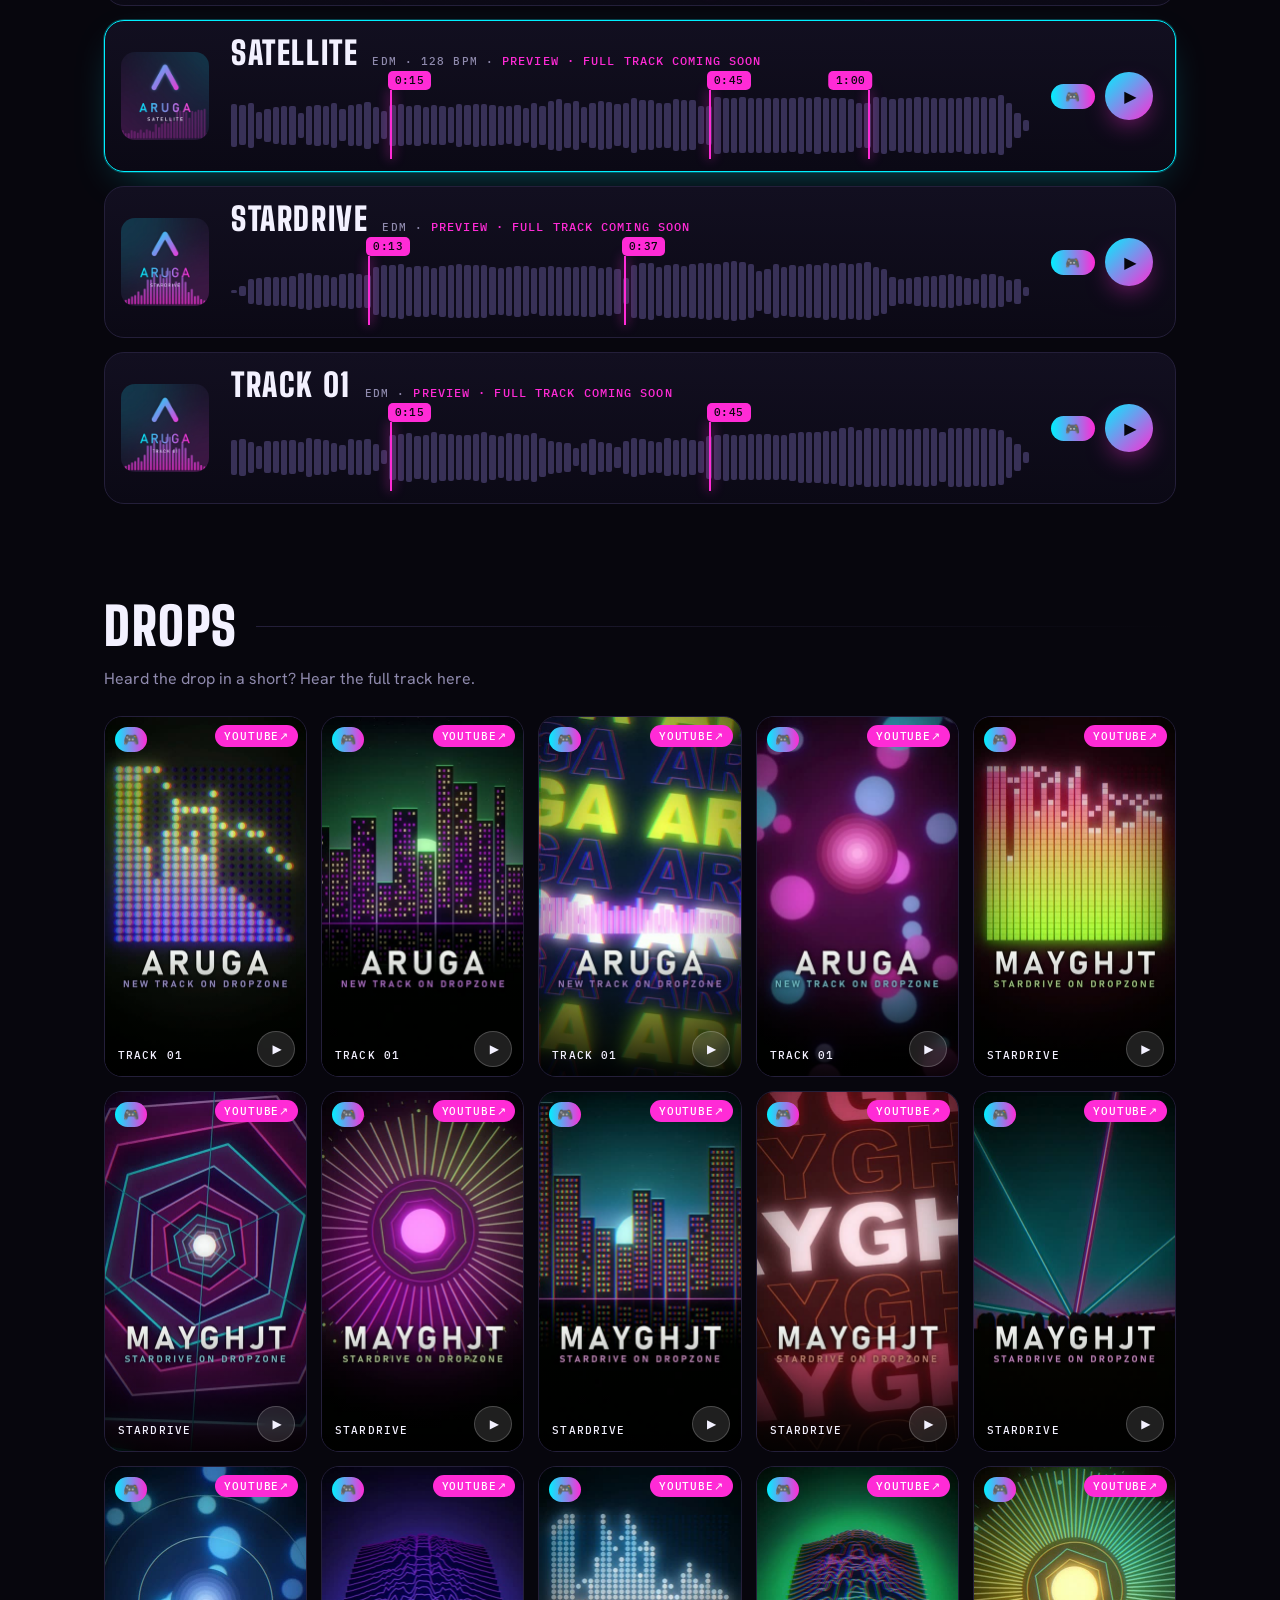
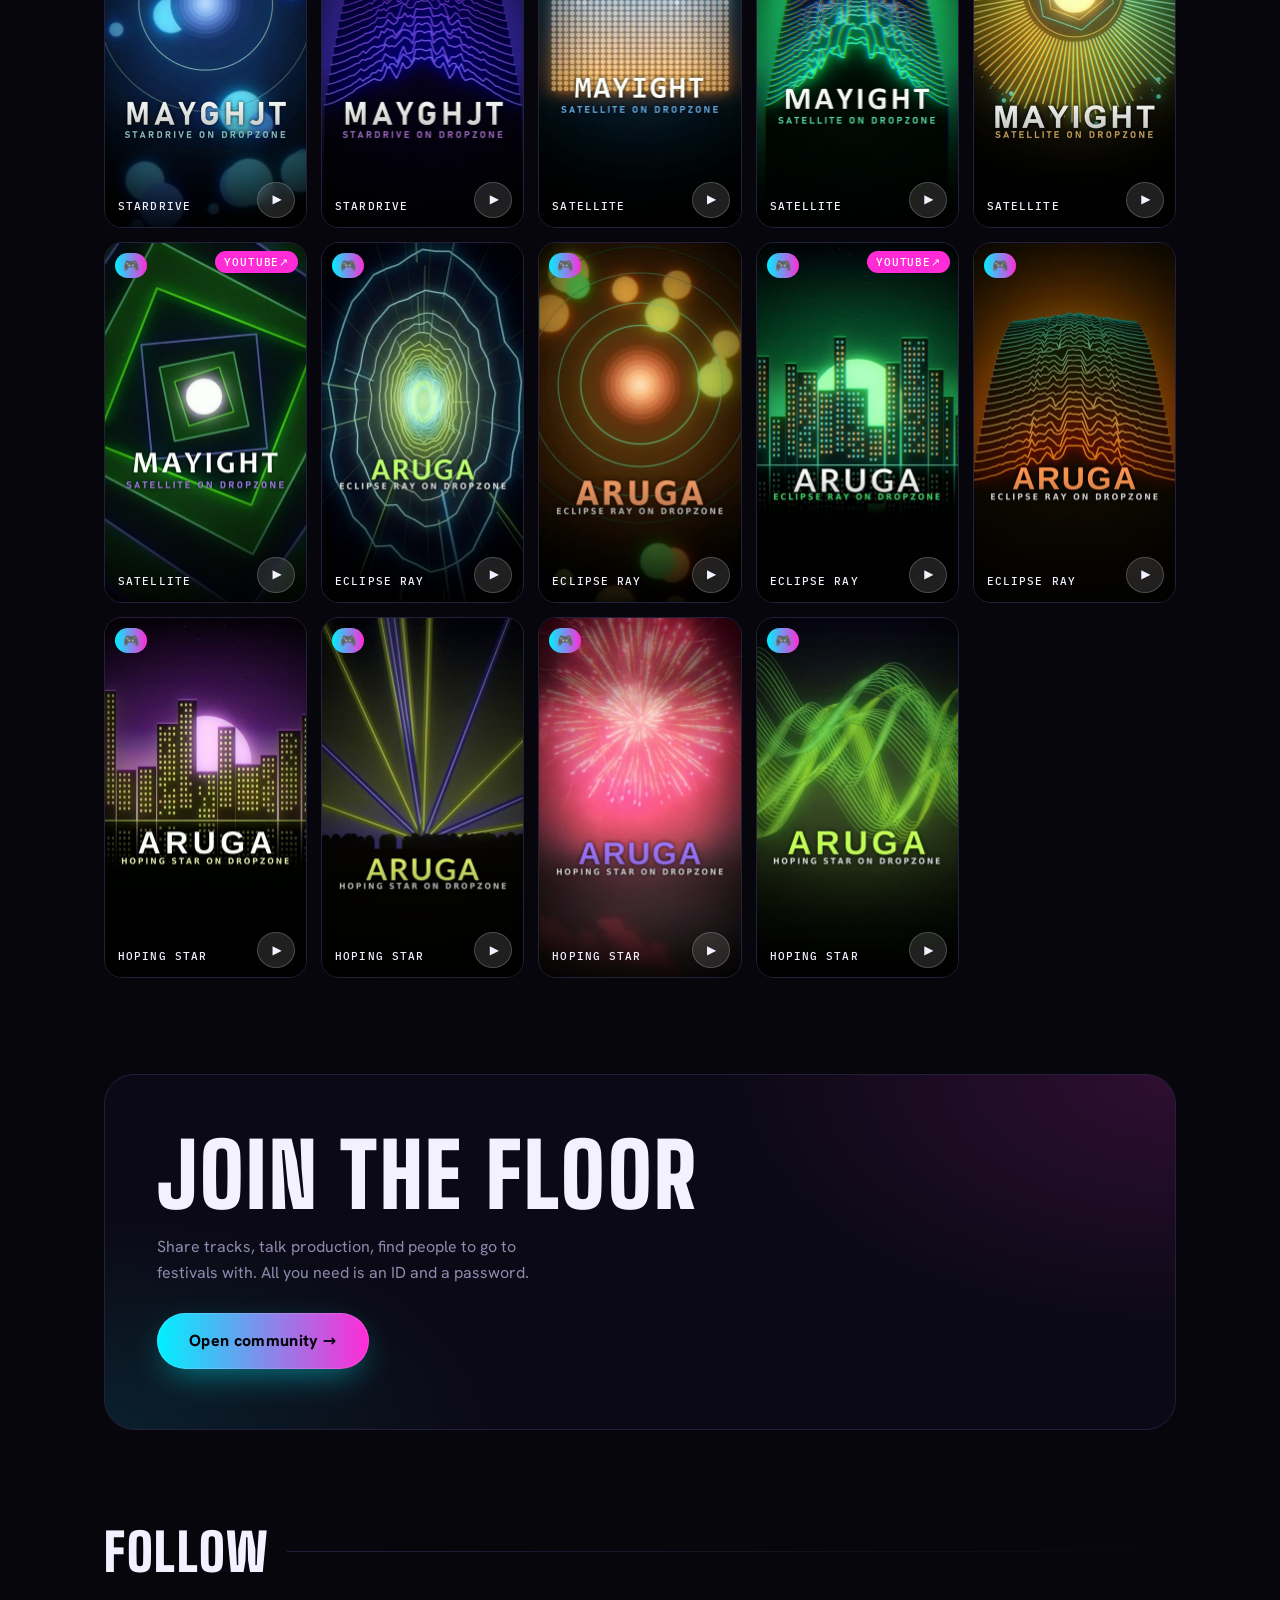
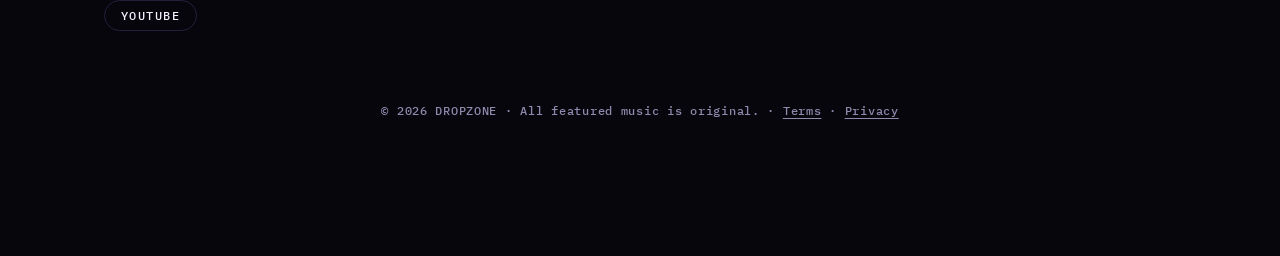
<file: t/aruga-satellite.html>
<!doctype html>
<html lang="en">
<head>
<meta charset="utf-8">
<meta name="viewport" content="width=device-width, initial-scale=1">
<title>Satellite — ARUGA | DROPZONE</title>
<meta name="description" content="Listen to &quot;Satellite&quot; by ARUGA — original EDM on DROPZONE.">
<link rel="canonical" href="https://kjuhoho.github.io/dropzone-site/t/aruga-satellite.html">
<meta property="og:type" content="music.song">
<meta property="og:site_name" content="DROPZONE">
<meta property="og:title" content="Satellite — ARUGA">
<meta property="og:description" content="Listen to &quot;Satellite&quot; by ARUGA — original EDM on DROPZONE.">
<meta property="og:url" content="https://kjuhoho.github.io/dropzone-site/t/aruga-satellite.html">
<meta property="og:image" content="https://kjuhoho.github.io/dropzone-site/media/covers/aruga-satellite.jpg">
<meta property="og:audio" content="https://kjuhoho.github.io/dropzone-site/media/audio/aruga-satellite-preview.mp3">
<meta property="og:audio:type" content="audio/mpeg">
<meta name="twitter:card" content="summary_large_image">
<meta name="twitter:title" content="Satellite — ARUGA">
<meta name="twitter:description" content="Listen to &quot;Satellite&quot; by ARUGA — original EDM on DROPZONE.">
<meta name="twitter:image" content="https://kjuhoho.github.io/dropzone-site/media/covers/aruga-satellite.jpg">
<script type="application/ld+json">{"@context": "https://schema.org", "@type": "MusicRecording", "name": "Satellite", "byArtist": {"@type": "MusicGroup", "name": "ARUGA"}, "url": "https://kjuhoho.github.io/dropzone-site/t/aruga-satellite.html", "image": "https://kjuhoho.github.io/dropzone-site/media/covers/aruga-satellite.jpg", "audio": {"@type": "AudioObject", "contentUrl": "https://kjuhoho.github.io/dropzone-site/media/audio/aruga-satellite-preview.mp3", "encodingFormat": "audio/mpeg"}}</script>
<meta name="theme-color" content="#07060d">
<style>body{margin:0;background:#07060d;color:#f3f1ff;font:16px/1.6 system-ui,sans-serif;display:grid;place-items:center;min-height:100vh;text-align:center;padding:24px}a{color:#00f0ff}img{width:240px;height:240px;border-radius:16px;object-fit:cover}</style>
</head>
<body>
<main>
  <img src="https://kjuhoho.github.io/dropzone-site/media/covers/aruga-satellite.jpg" alt="">
  <h1>Satellite</h1>
  <p>ARUGA · EDM</p>
  <p><a id="go" href="../?t=aruga-satellite">▶ Listen on DROPZONE</a></p>
  <audio controls preload="none" src="https://kjuhoho.github.io/dropzone-site/media/audio/aruga-satellite-preview.mp3"></audio>
</main>
<script>
  // 사람은 메인 플레이어로 이동 (?src=, ?lang= 같은 유입 정보는 그대로 전달)
  var q = location.search ? "&" + location.search.slice(1) : "";
  location.replace("../?t=aruga-satellite" + q);
</script>
</body>
</html>
</file>
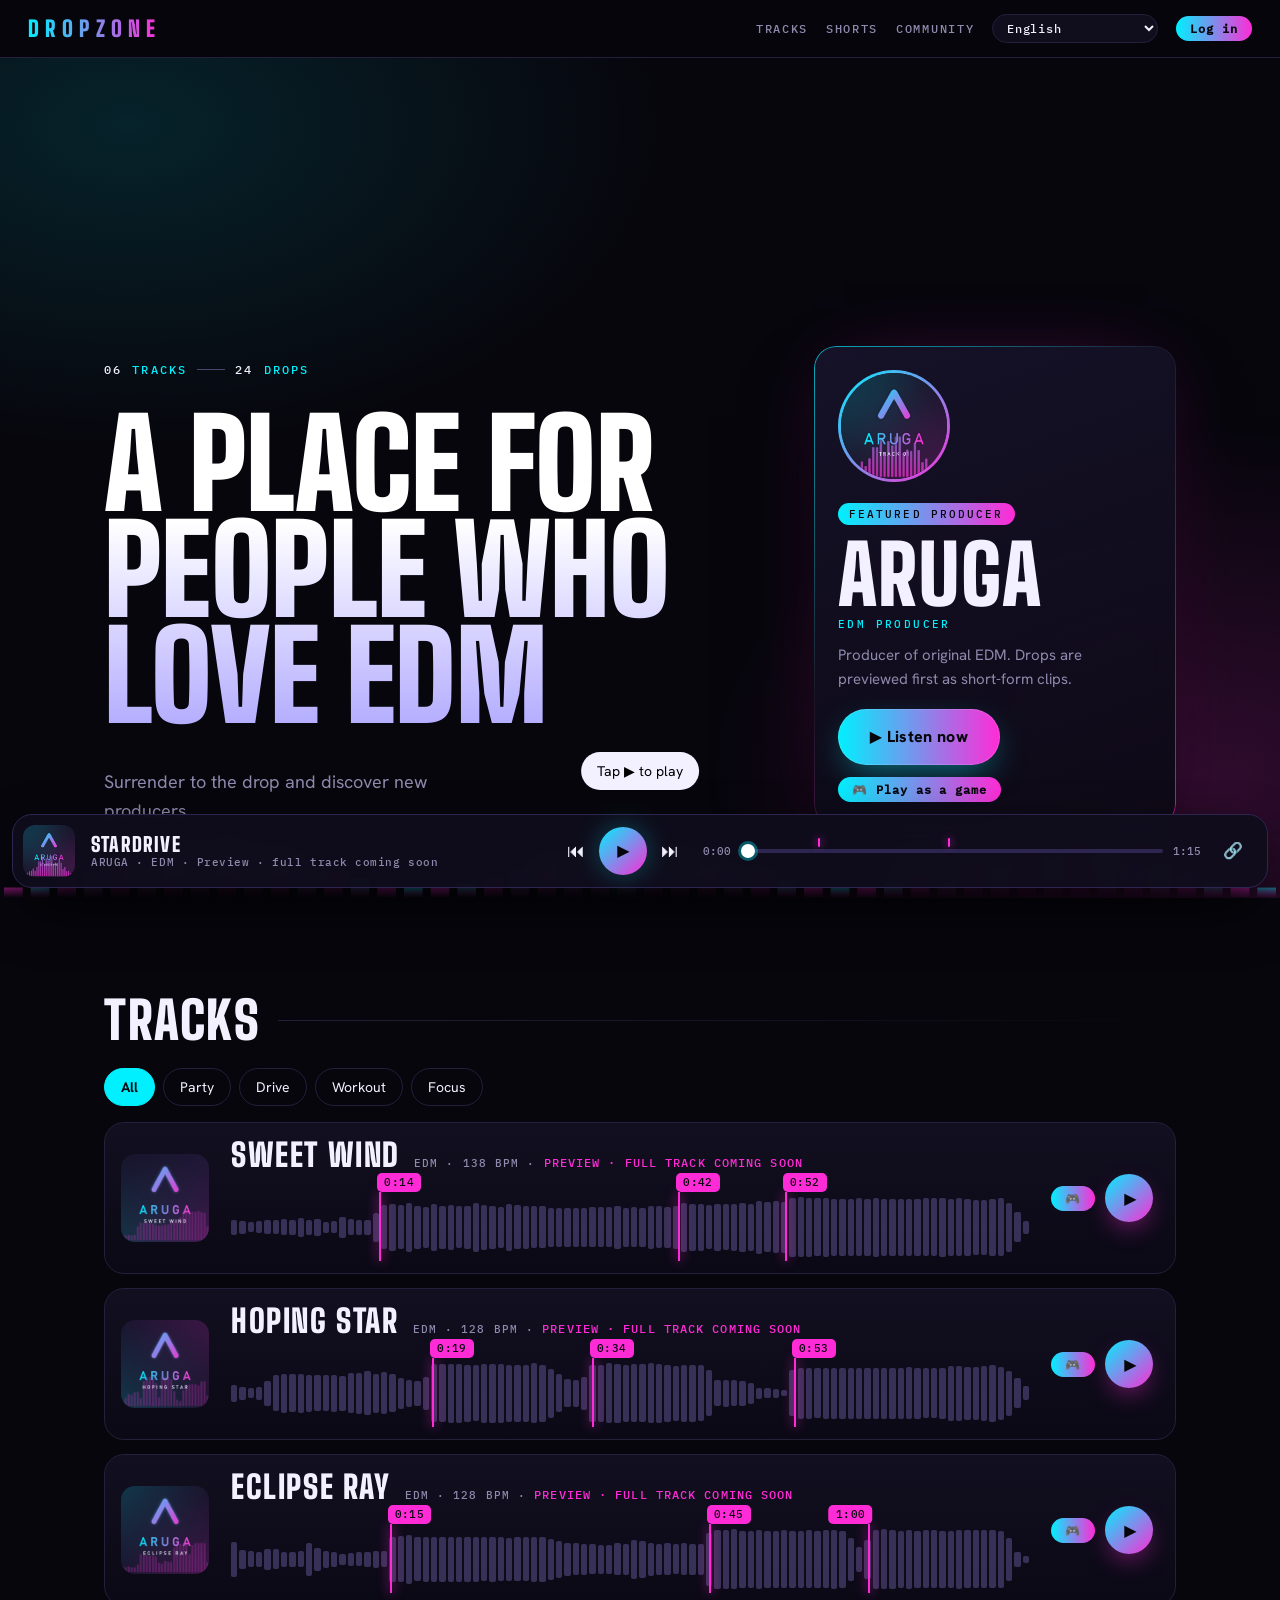
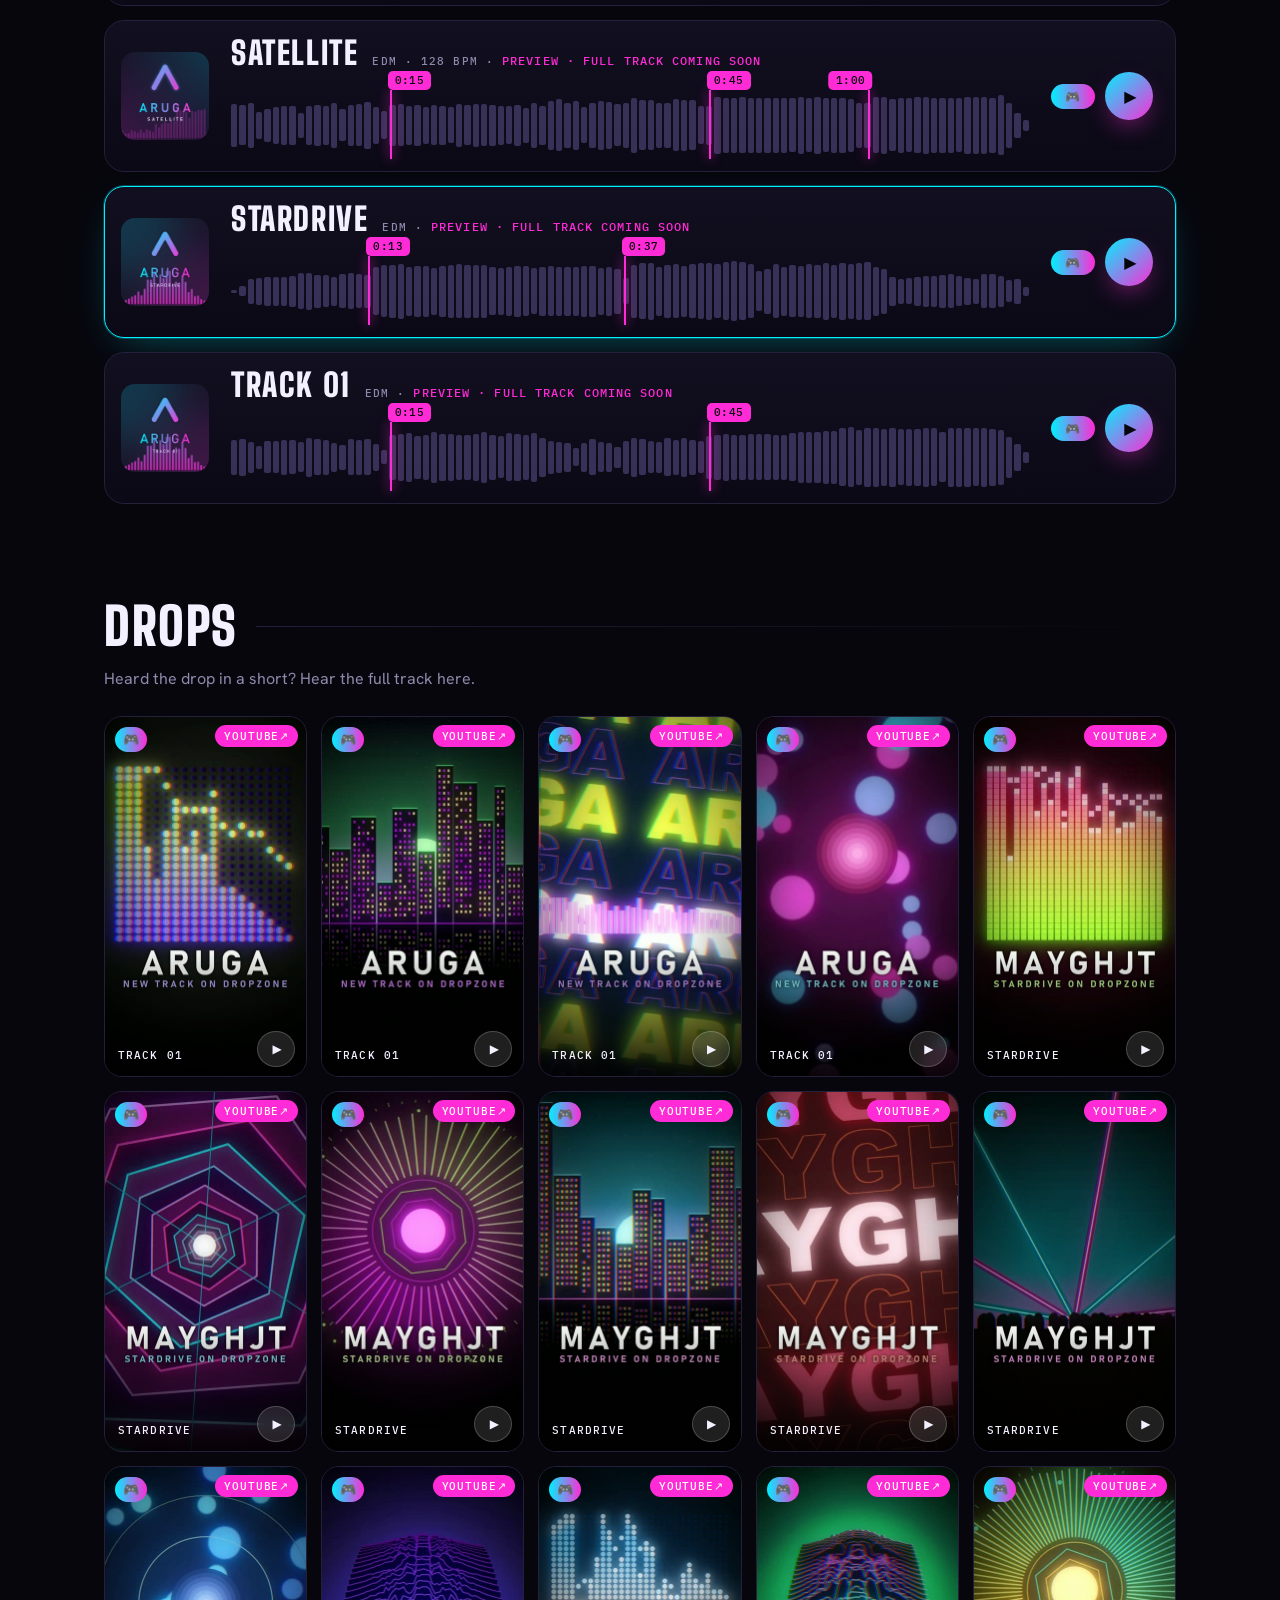
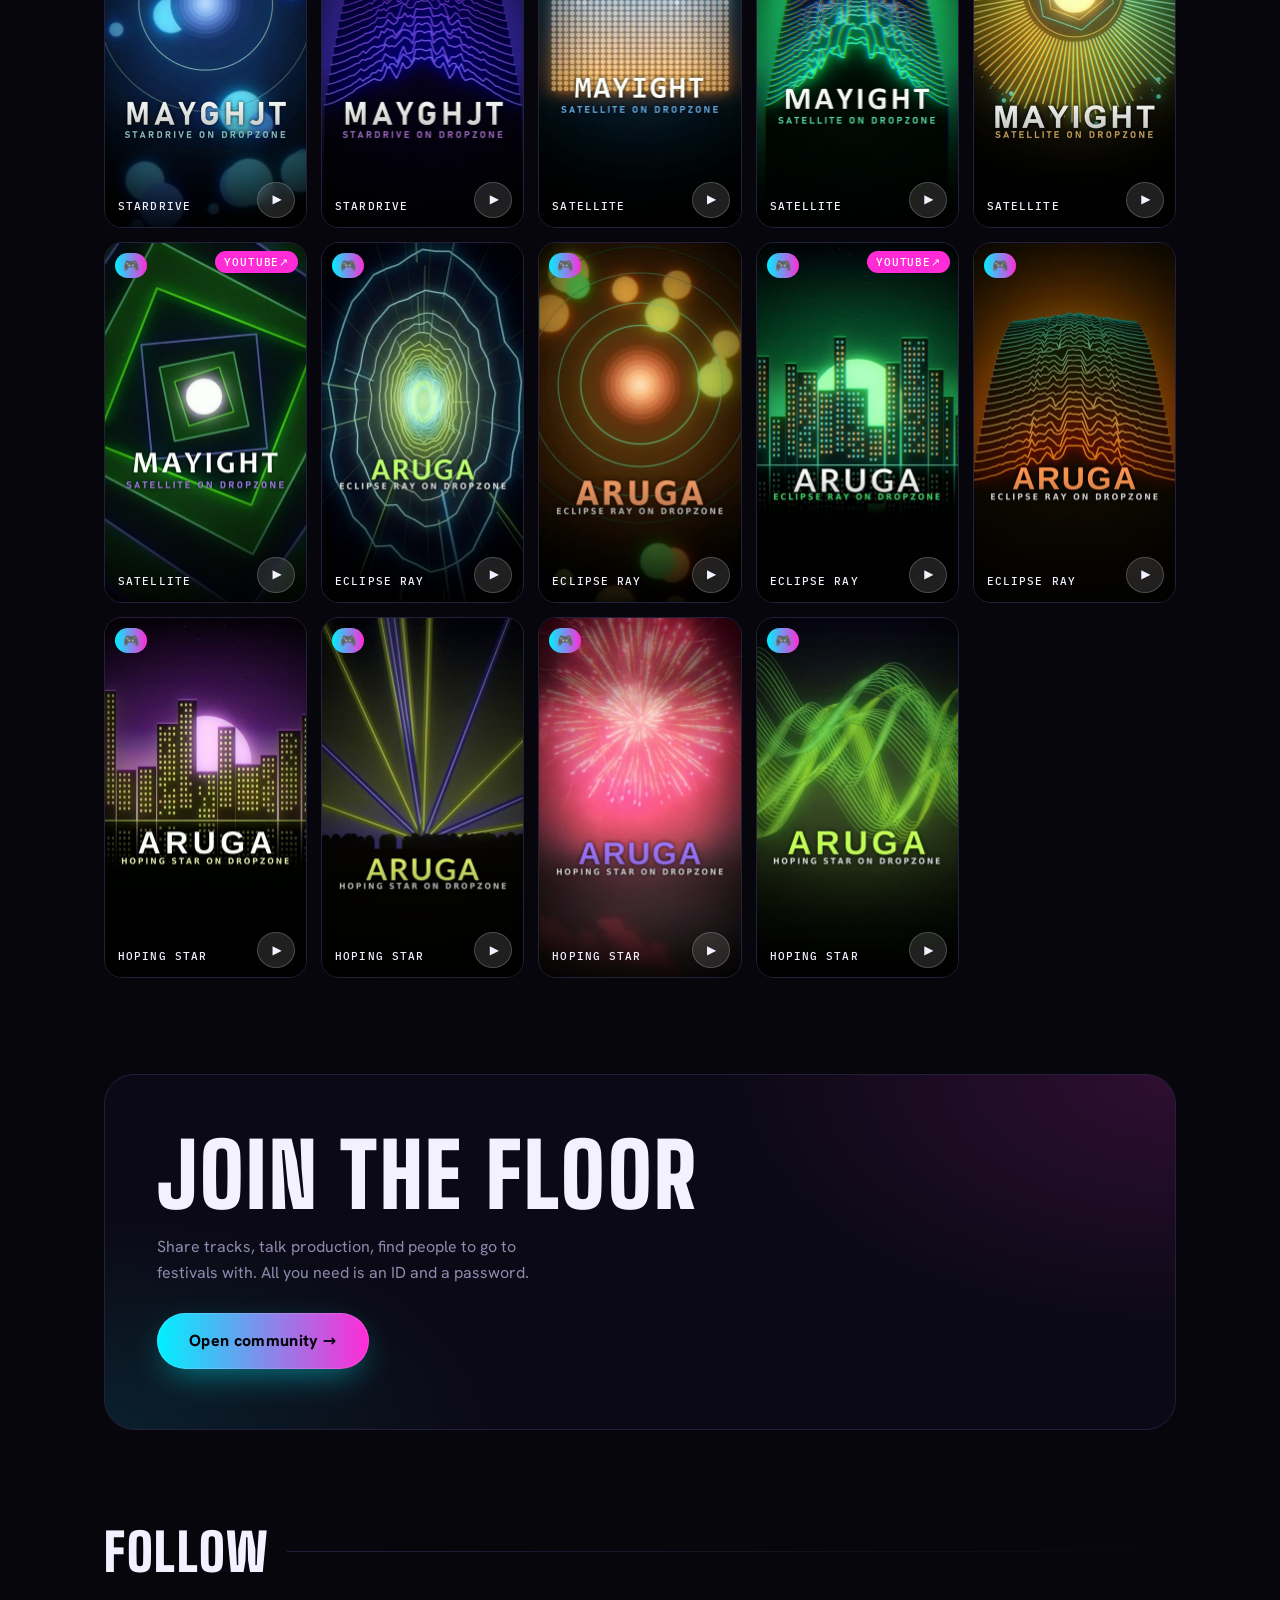
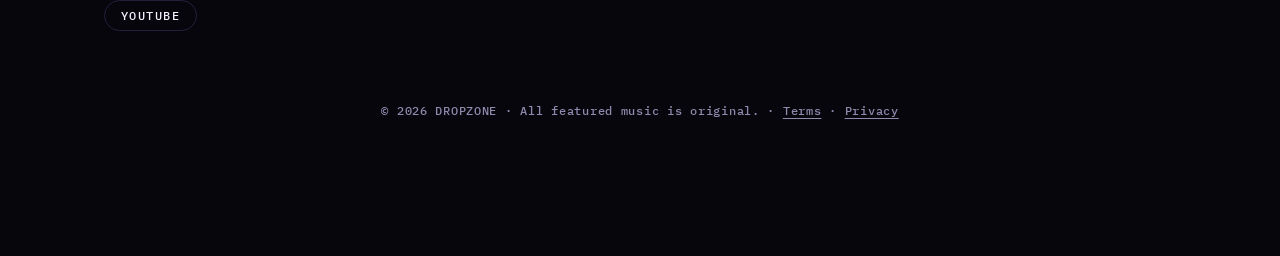
<file: t/aruga-stardrive.html>
<!doctype html>
<html lang="en">
<head>
<meta charset="utf-8">
<meta name="viewport" content="width=device-width, initial-scale=1">
<title>Stardrive — ARUGA | DROPZONE</title>
<meta name="description" content="Listen to &quot;Stardrive&quot; by ARUGA — original EDM on DROPZONE.">
<link rel="canonical" href="https://kjuhoho.github.io/dropzone-site/t/aruga-stardrive.html">
<meta property="og:type" content="music.song">
<meta property="og:site_name" content="DROPZONE">
<meta property="og:title" content="Stardrive — ARUGA">
<meta property="og:description" content="Listen to &quot;Stardrive&quot; by ARUGA — original EDM on DROPZONE.">
<meta property="og:url" content="https://kjuhoho.github.io/dropzone-site/t/aruga-stardrive.html">
<meta property="og:image" content="https://kjuhoho.github.io/dropzone-site/media/covers/aruga-stardrive.jpg">
<meta property="og:audio" content="https://kjuhoho.github.io/dropzone-site/media/audio/aruga-stardrive-preview.mp3">
<meta property="og:audio:type" content="audio/mpeg">
<meta name="twitter:card" content="summary_large_image">
<meta name="twitter:title" content="Stardrive — ARUGA">
<meta name="twitter:description" content="Listen to &quot;Stardrive&quot; by ARUGA — original EDM on DROPZONE.">
<meta name="twitter:image" content="https://kjuhoho.github.io/dropzone-site/media/covers/aruga-stardrive.jpg">
<script type="application/ld+json">{"@context": "https://schema.org", "@type": "MusicRecording", "name": "Stardrive", "byArtist": {"@type": "MusicGroup", "name": "ARUGA"}, "url": "https://kjuhoho.github.io/dropzone-site/t/aruga-stardrive.html", "image": "https://kjuhoho.github.io/dropzone-site/media/covers/aruga-stardrive.jpg", "audio": {"@type": "AudioObject", "contentUrl": "https://kjuhoho.github.io/dropzone-site/media/audio/aruga-stardrive-preview.mp3", "encodingFormat": "audio/mpeg"}}</script>
<meta name="theme-color" content="#07060d">
<style>body{margin:0;background:#07060d;color:#f3f1ff;font:16px/1.6 system-ui,sans-serif;display:grid;place-items:center;min-height:100vh;text-align:center;padding:24px}a{color:#00f0ff}img{width:240px;height:240px;border-radius:16px;object-fit:cover}</style>
</head>
<body>
<main>
  <img src="https://kjuhoho.github.io/dropzone-site/media/covers/aruga-stardrive.jpg" alt="">
  <h1>Stardrive</h1>
  <p>ARUGA · EDM</p>
  <p><a id="go" href="../?t=aruga-stardrive">▶ Listen on DROPZONE</a></p>
  <audio controls preload="none" src="https://kjuhoho.github.io/dropzone-site/media/audio/aruga-stardrive-preview.mp3"></audio>
</main>
<script>
  // 사람은 메인 플레이어로 이동 (?src=, ?lang= 같은 유입 정보는 그대로 전달)
  var q = location.search ? "&" + location.search.slice(1) : "";
  location.replace("../?t=aruga-stardrive" + q);
</script>
</body>
</html>
</file>
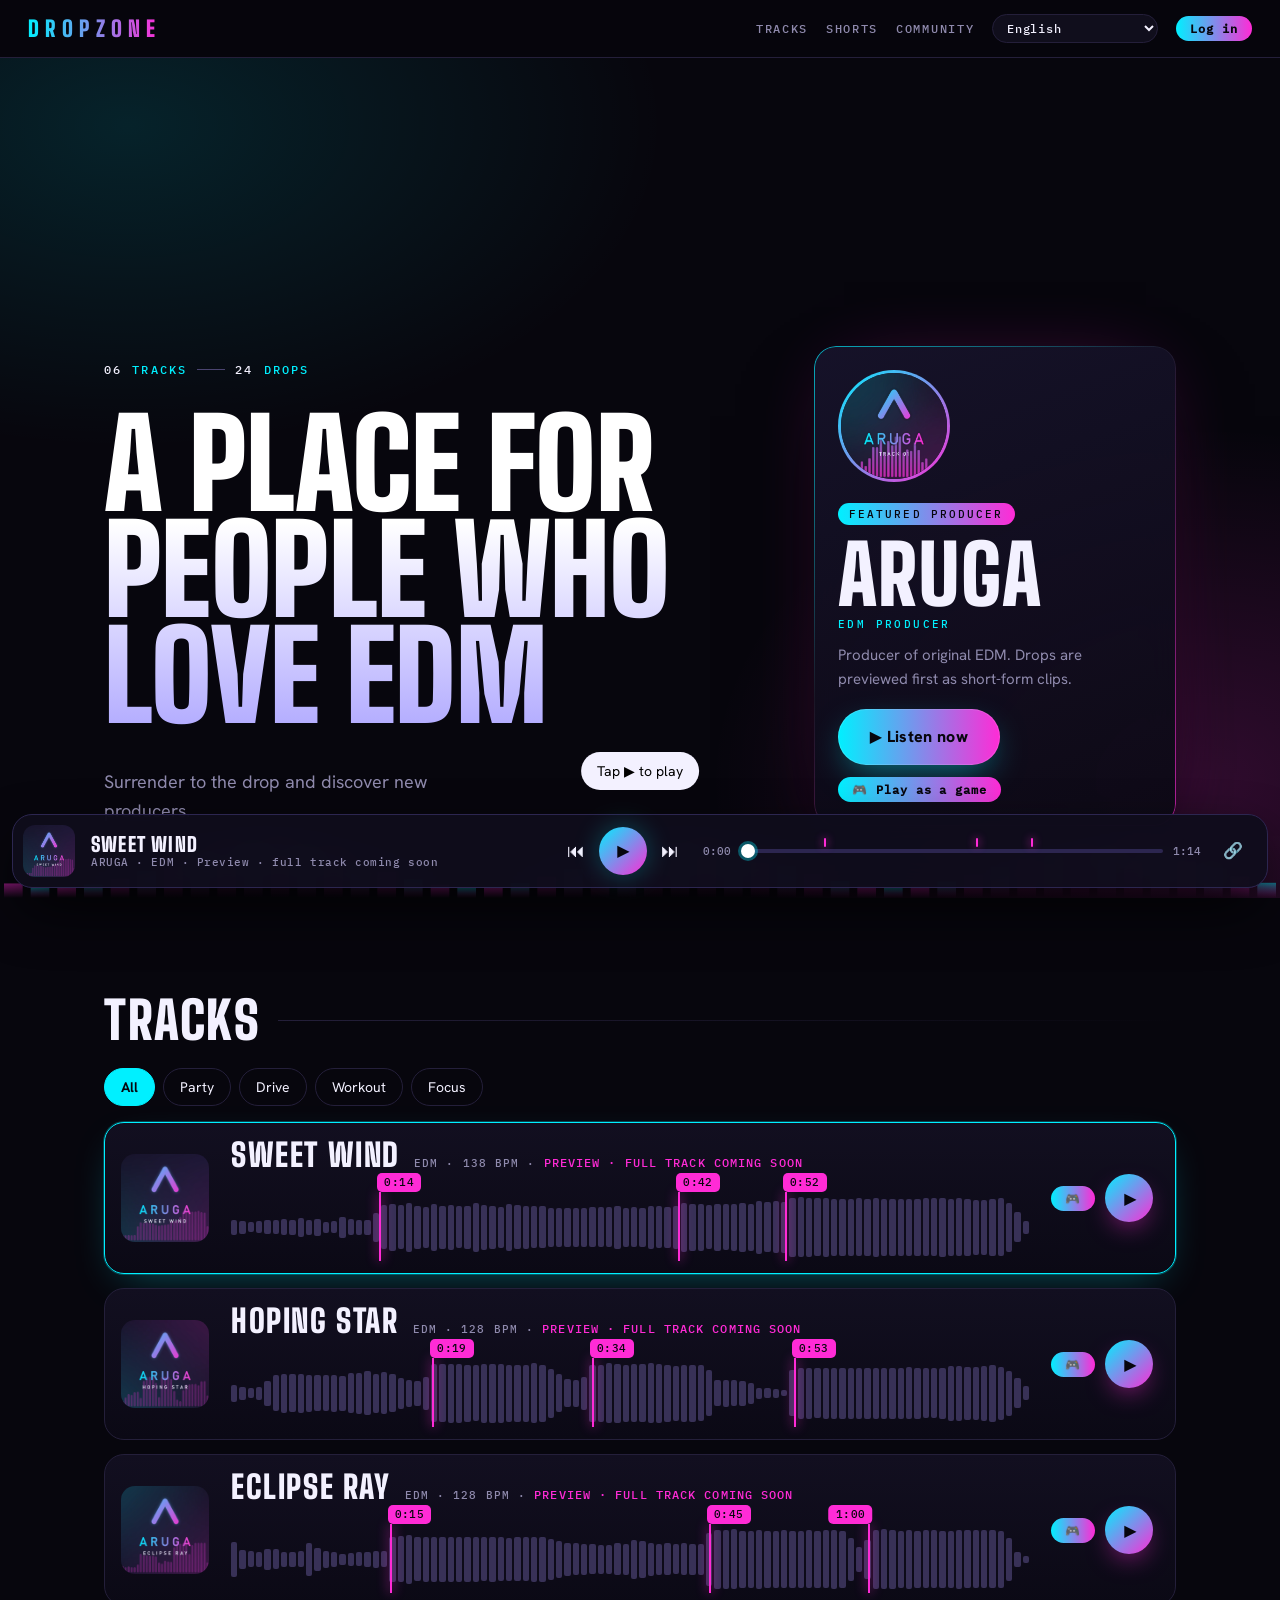
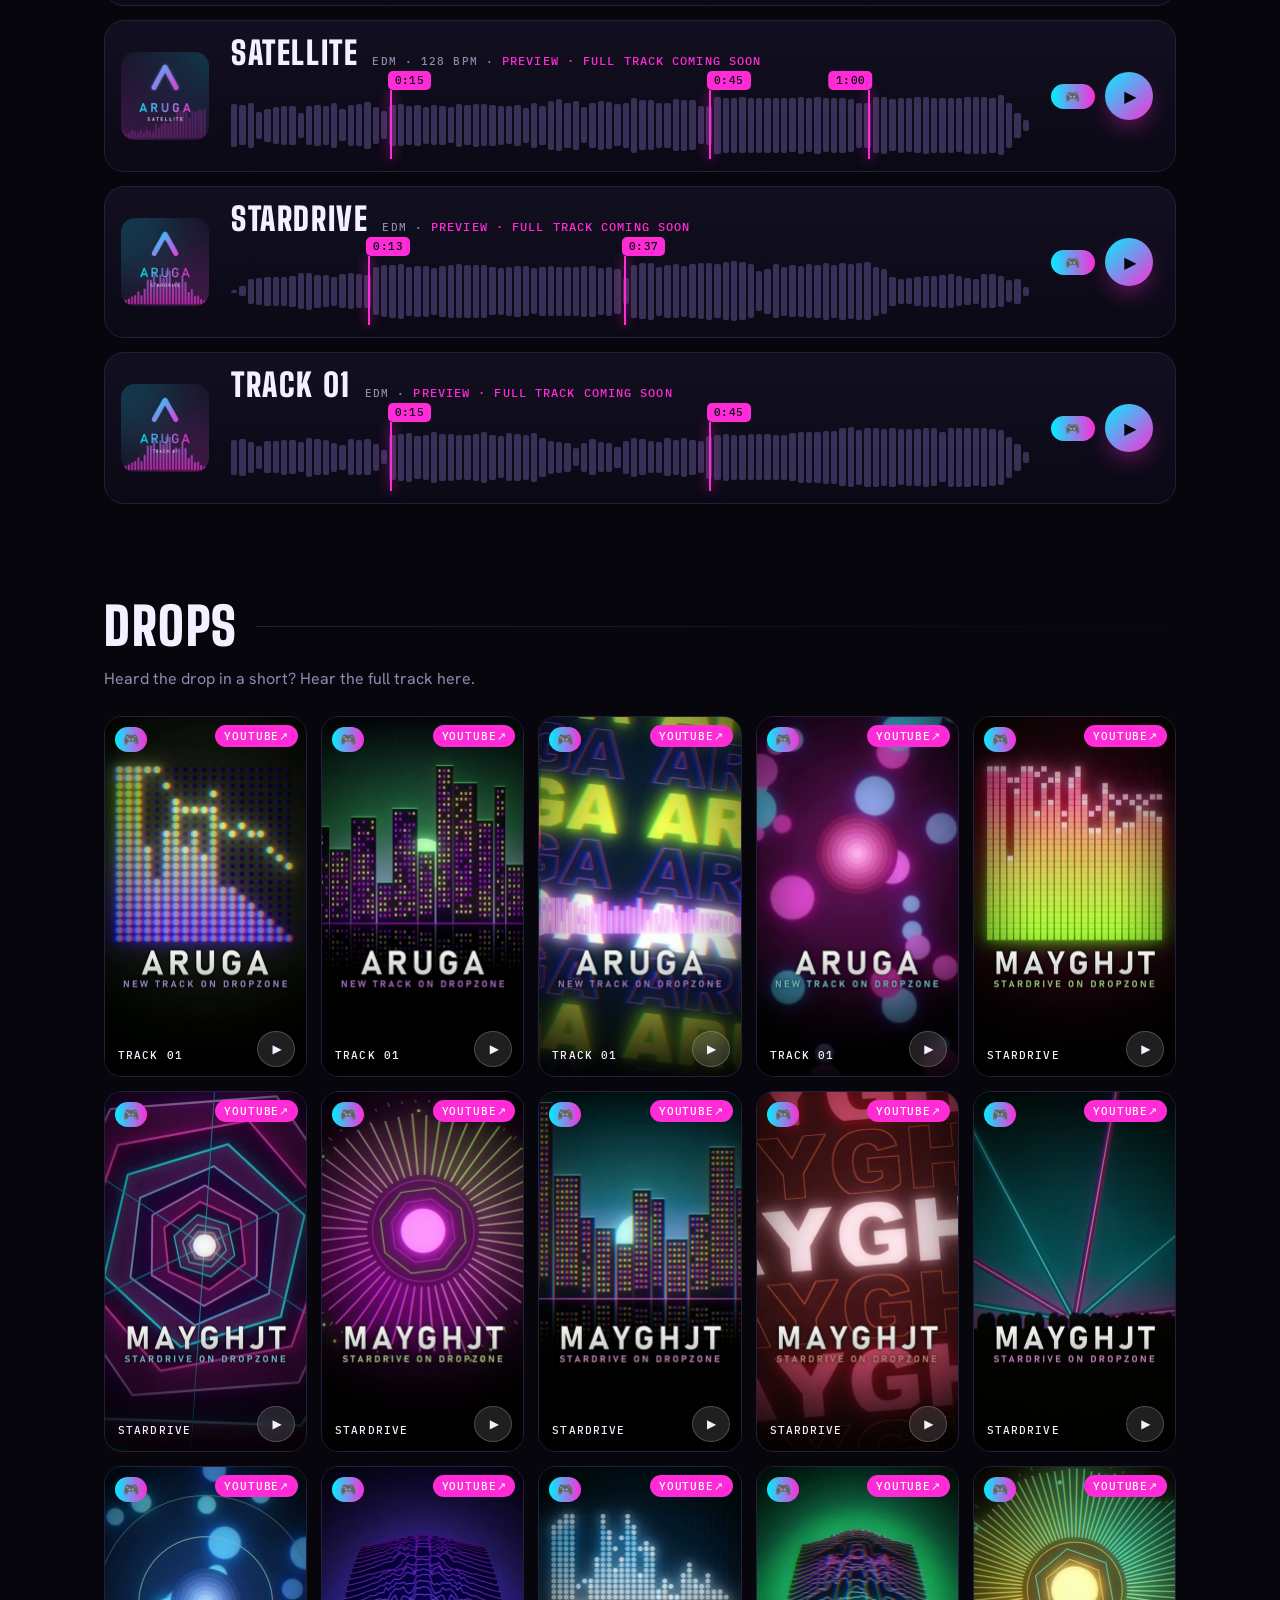
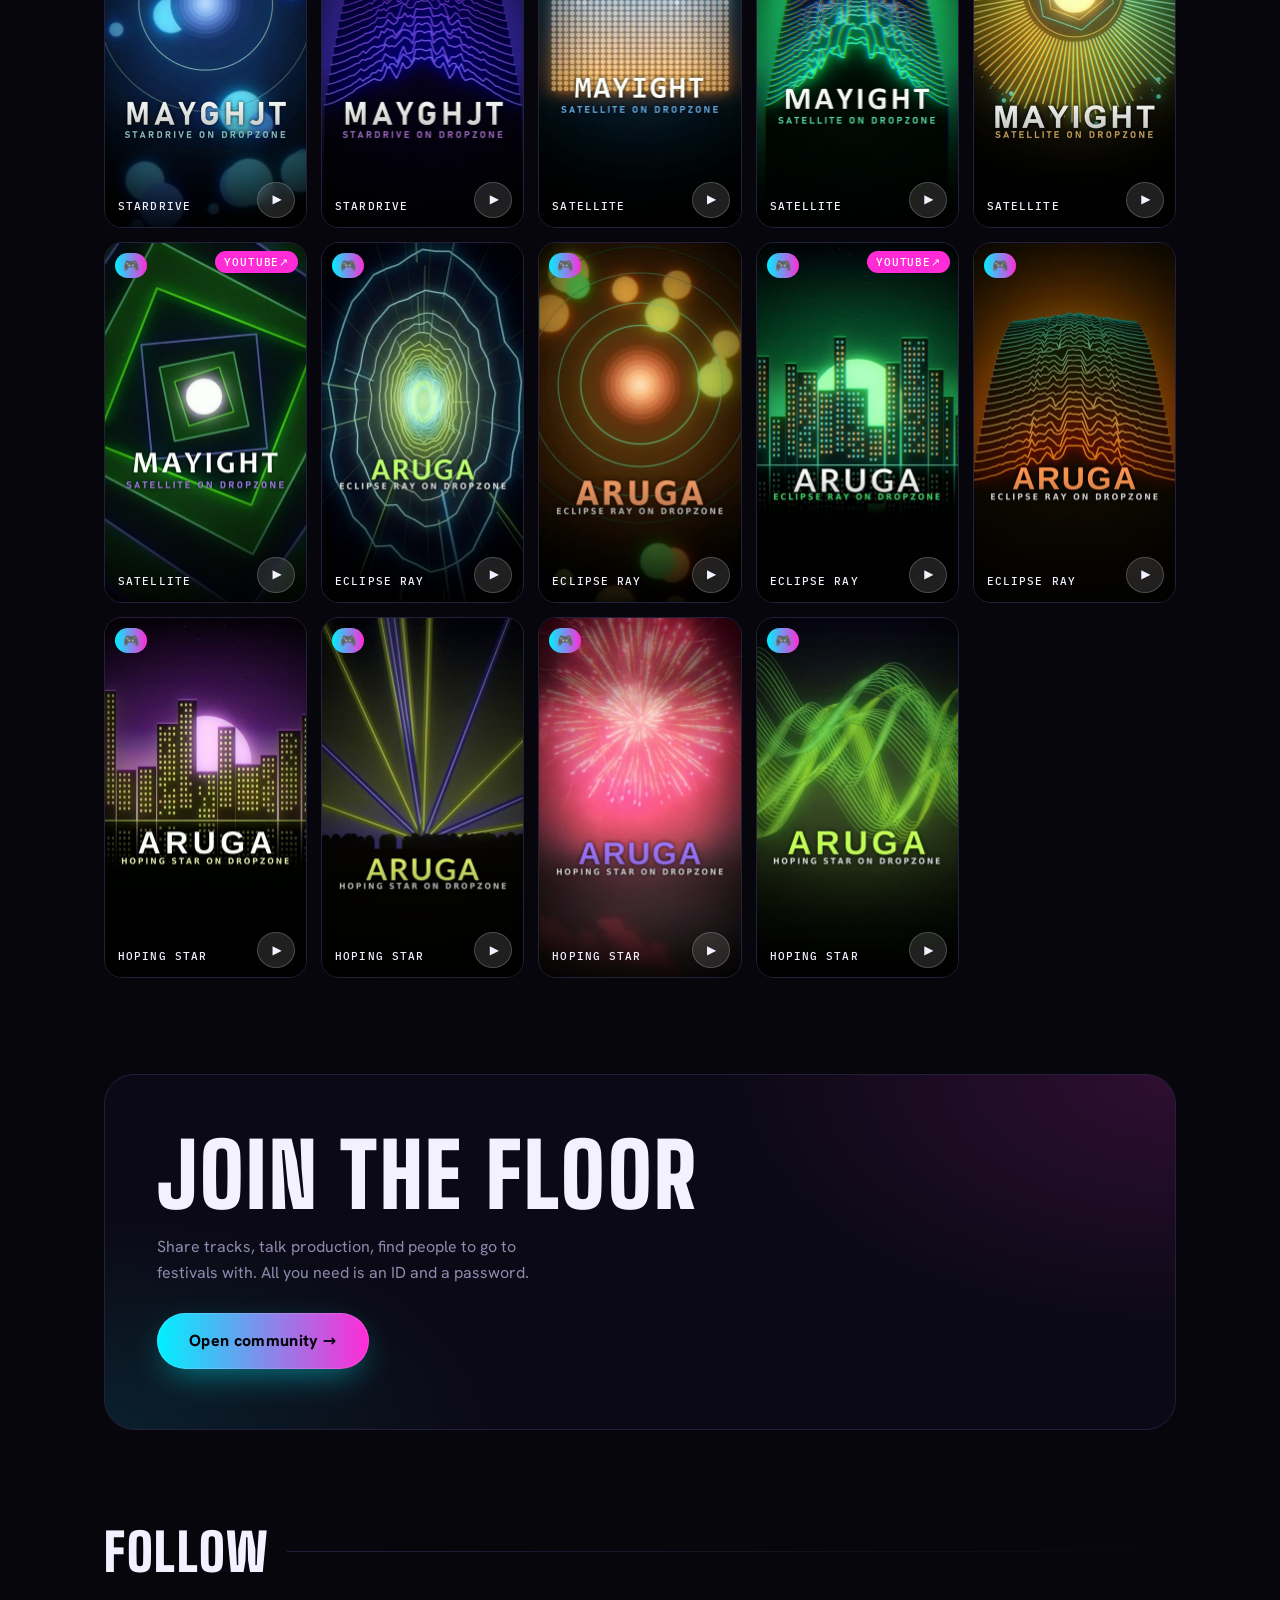
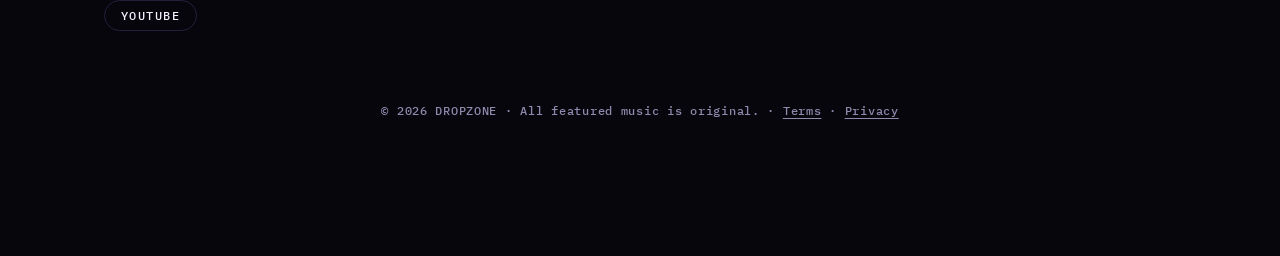
<file: t/aruga-sweet-wind.html>
<!doctype html>
<html lang="en">
<head>
<meta charset="utf-8">
<meta name="viewport" content="width=device-width, initial-scale=1">
<title>Sweet Wind — ARUGA | DROPZONE</title>
<meta name="description" content="Listen to &quot;Sweet Wind&quot; by ARUGA — original EDM on DROPZONE.">
<link rel="canonical" href="https://kjuhoho.github.io/dropzone-site/t/aruga-sweet-wind.html">
<meta property="og:type" content="music.song">
<meta property="og:site_name" content="DROPZONE">
<meta property="og:title" content="Sweet Wind — ARUGA">
<meta property="og:description" content="Listen to &quot;Sweet Wind&quot; by ARUGA — original EDM on DROPZONE.">
<meta property="og:url" content="https://kjuhoho.github.io/dropzone-site/t/aruga-sweet-wind.html">
<meta property="og:image" content="https://kjuhoho.github.io/dropzone-site/media/covers/aruga-sweet-wind.jpg">
<meta property="og:audio" content="https://kjuhoho.github.io/dropzone-site/media/audio/aruga-sweet-wind-preview.mp3">
<meta property="og:audio:type" content="audio/mpeg">
<meta name="twitter:card" content="summary_large_image">
<meta name="twitter:title" content="Sweet Wind — ARUGA">
<meta name="twitter:description" content="Listen to &quot;Sweet Wind&quot; by ARUGA — original EDM on DROPZONE.">
<meta name="twitter:image" content="https://kjuhoho.github.io/dropzone-site/media/covers/aruga-sweet-wind.jpg">
<script type="application/ld+json">{"@context": "https://schema.org", "@type": "MusicRecording", "name": "Sweet Wind", "byArtist": {"@type": "MusicGroup", "name": "ARUGA"}, "url": "https://kjuhoho.github.io/dropzone-site/t/aruga-sweet-wind.html", "image": "https://kjuhoho.github.io/dropzone-site/media/covers/aruga-sweet-wind.jpg", "audio": {"@type": "AudioObject", "contentUrl": "https://kjuhoho.github.io/dropzone-site/media/audio/aruga-sweet-wind-preview.mp3", "encodingFormat": "audio/mpeg"}}</script>
<meta name="theme-color" content="#07060d">
<style>body{margin:0;background:#07060d;color:#f3f1ff;font:16px/1.6 system-ui,sans-serif;display:grid;place-items:center;min-height:100vh;text-align:center;padding:24px}a{color:#00f0ff}img{width:240px;height:240px;border-radius:16px;object-fit:cover}</style>
</head>
<body>
<main>
  <img src="https://kjuhoho.github.io/dropzone-site/media/covers/aruga-sweet-wind.jpg" alt="">
  <h1>Sweet Wind</h1>
  <p>ARUGA · EDM</p>
  <p><a id="go" href="../?t=aruga-sweet-wind">▶ Listen on DROPZONE</a></p>
  <audio controls preload="none" src="https://kjuhoho.github.io/dropzone-site/media/audio/aruga-sweet-wind-preview.mp3"></audio>
</main>
<script>
  // 사람은 메인 플레이어로 이동 (?src=, ?lang= 같은 유입 정보는 그대로 전달)
  var q = location.search ? "&" + location.search.slice(1) : "";
  location.replace("../?t=aruga-sweet-wind" + q);
</script>
</body>
</html>
</file>
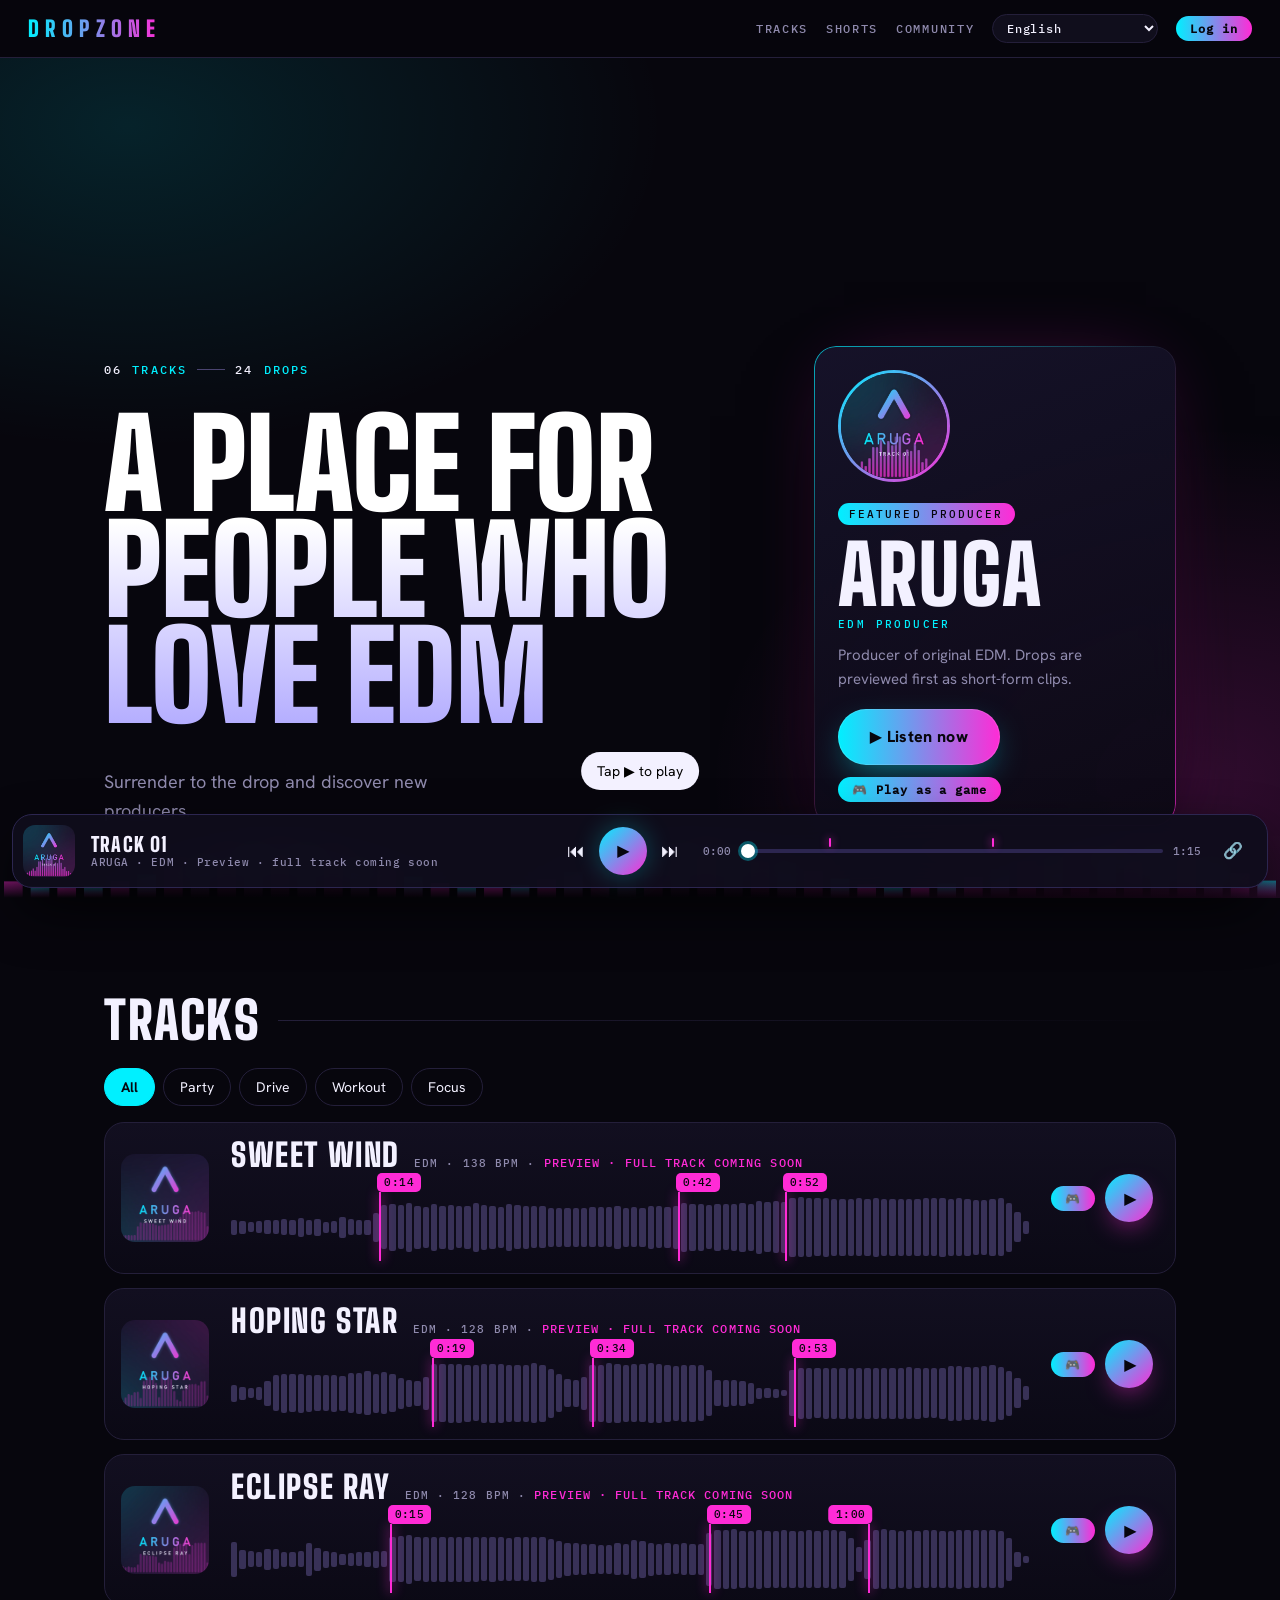
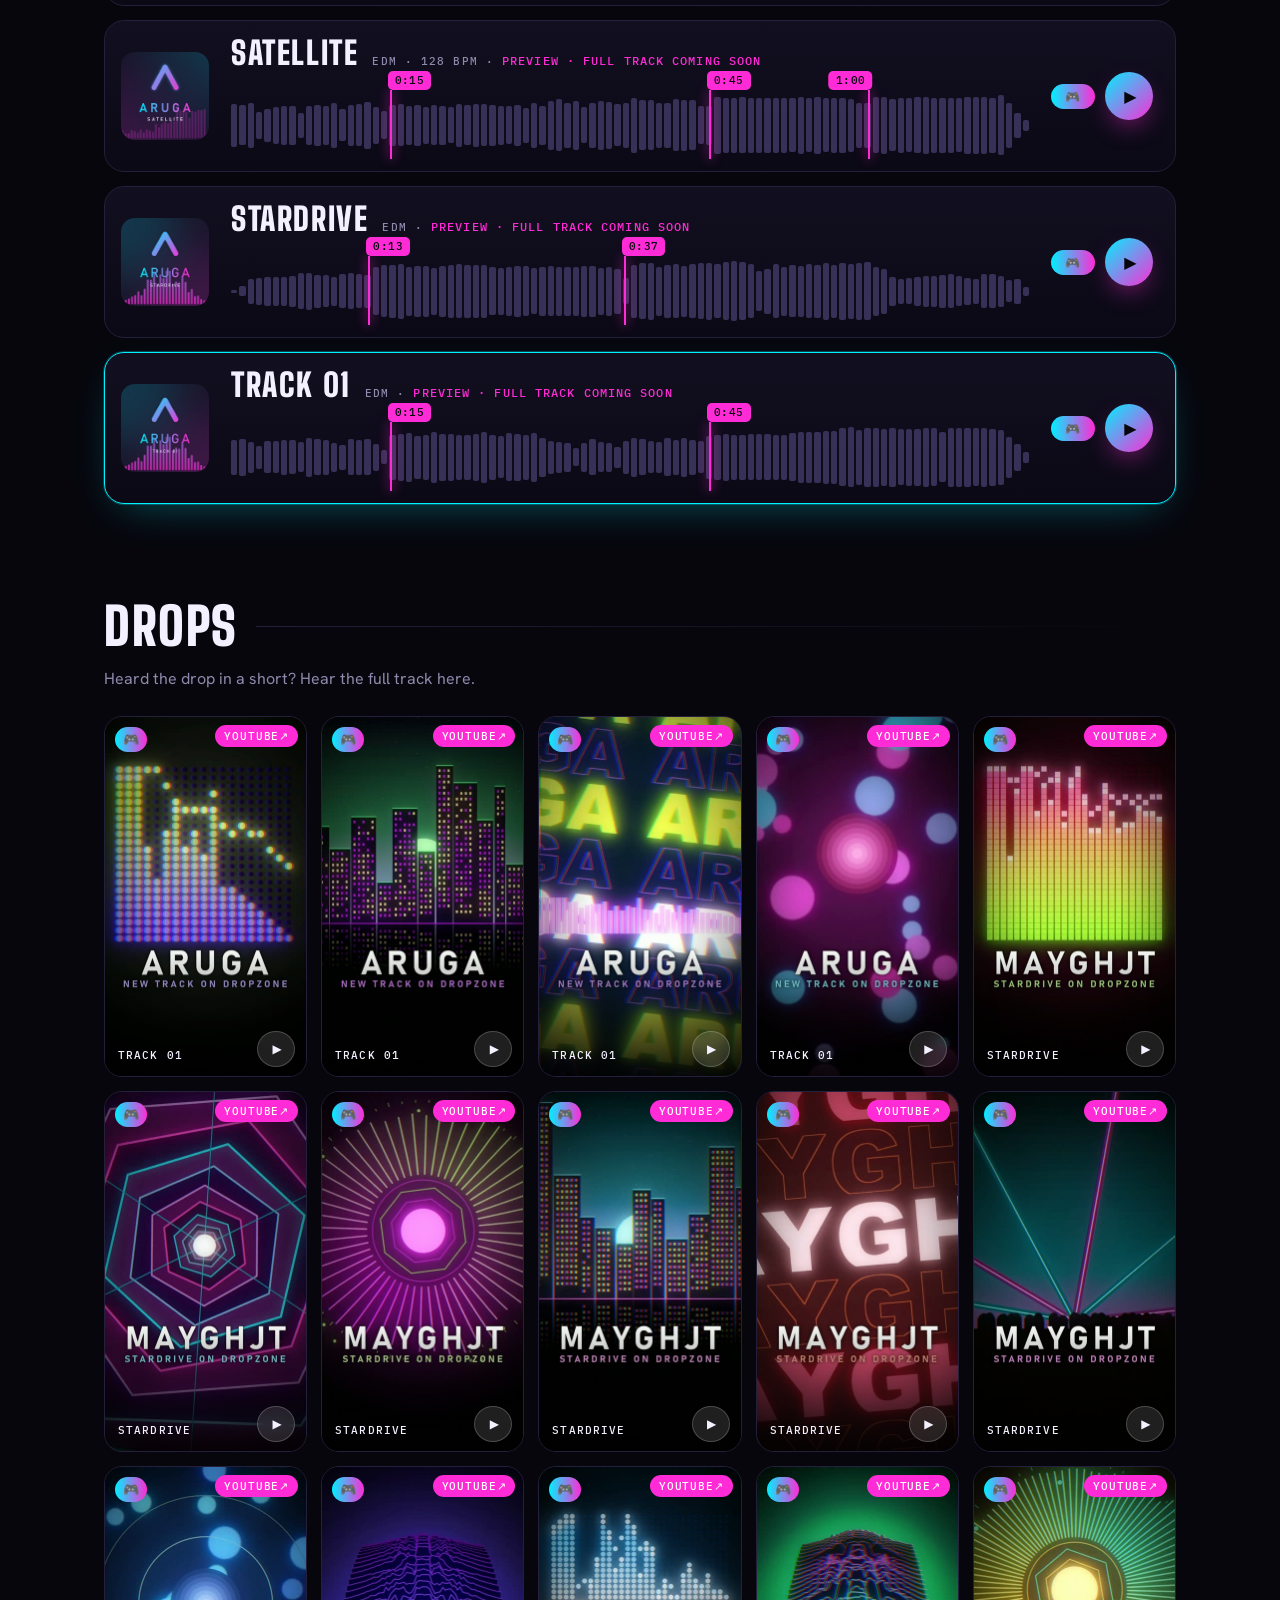
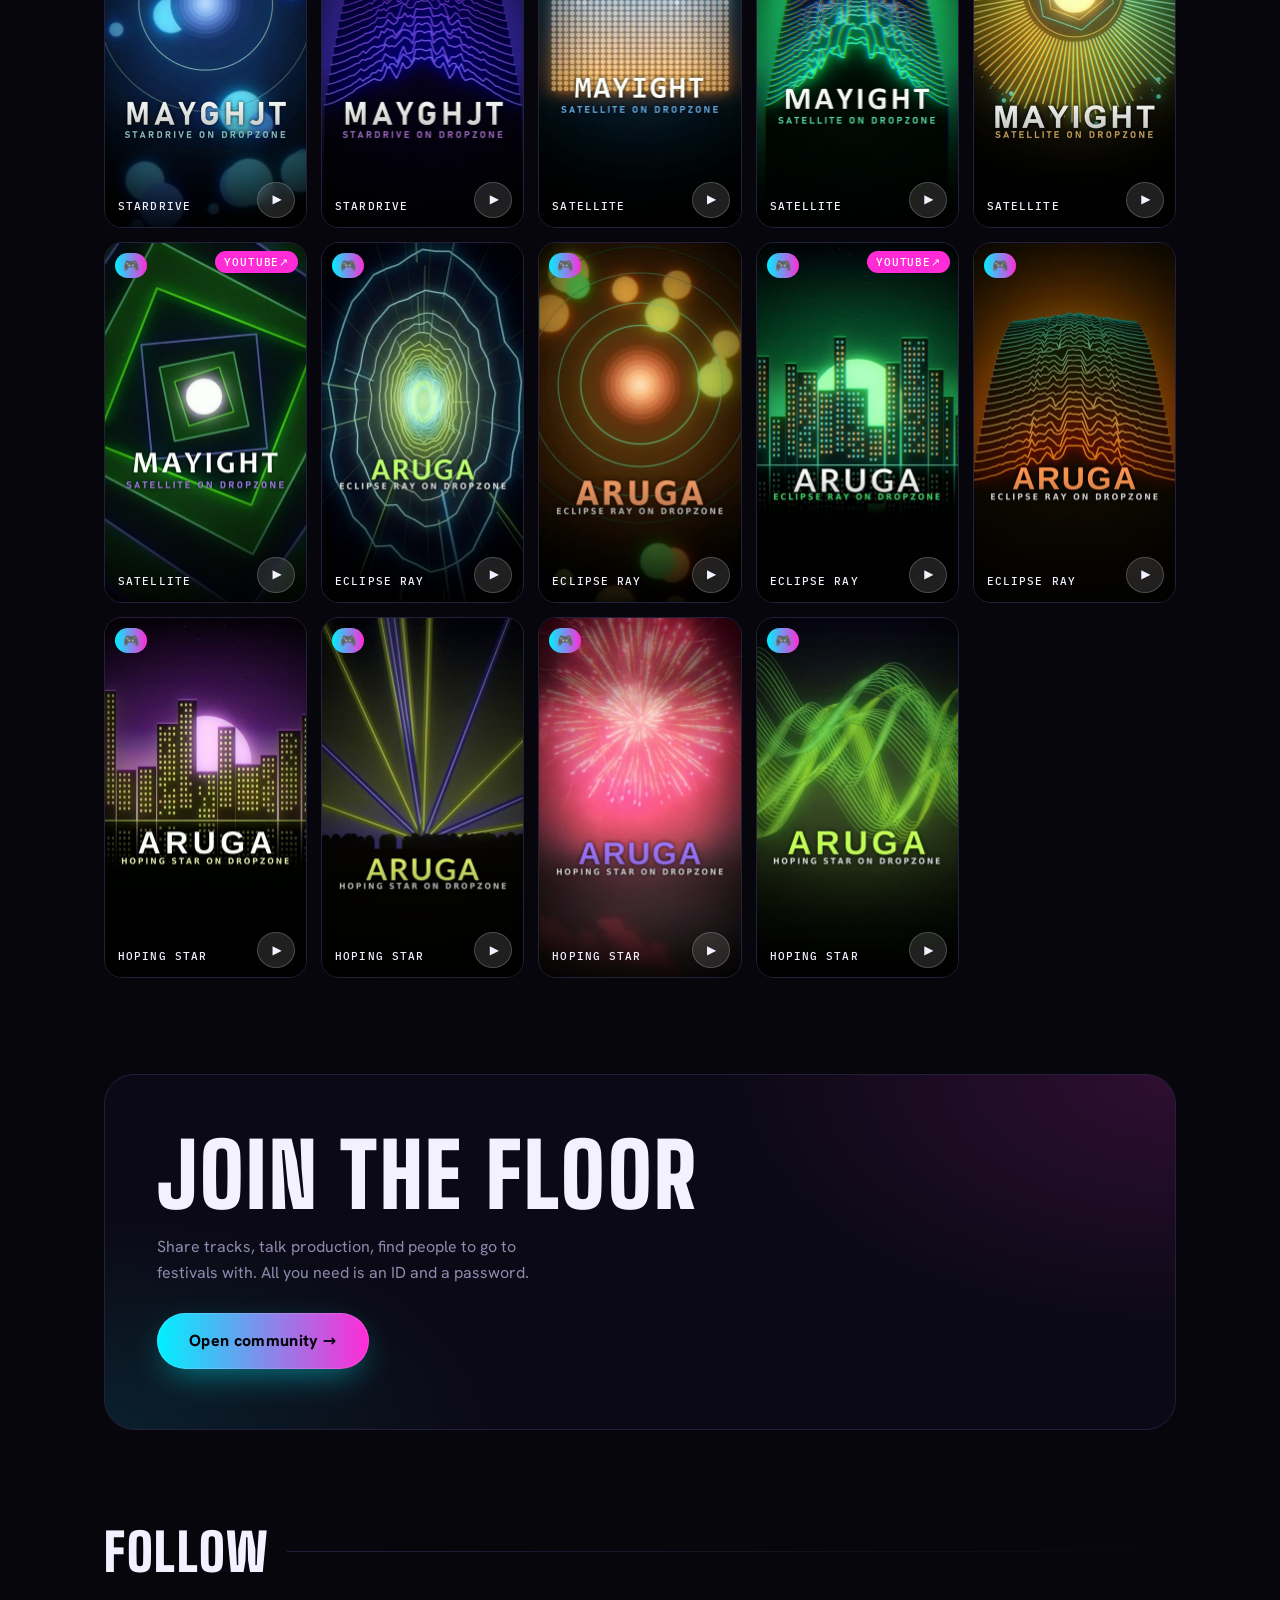
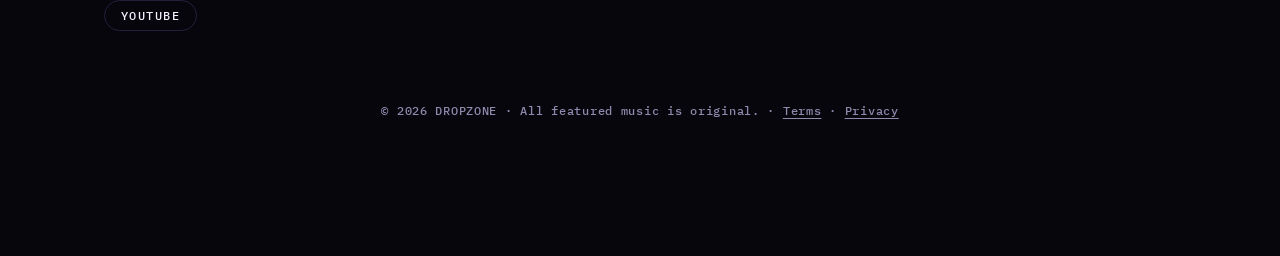
<file: t/aruga-track01.html>
<!doctype html>
<html lang="en">
<head>
<meta charset="utf-8">
<meta name="viewport" content="width=device-width, initial-scale=1">
<title>Track 01 — ARUGA | DROPZONE</title>
<meta name="description" content="Listen to &quot;Track 01&quot; by ARUGA — original EDM on DROPZONE.">
<link rel="canonical" href="https://kjuhoho.github.io/dropzone-site/t/aruga-track01.html">
<meta property="og:type" content="music.song">
<meta property="og:site_name" content="DROPZONE">
<meta property="og:title" content="Track 01 — ARUGA">
<meta property="og:description" content="Listen to &quot;Track 01&quot; by ARUGA — original EDM on DROPZONE.">
<meta property="og:url" content="https://kjuhoho.github.io/dropzone-site/t/aruga-track01.html">
<meta property="og:image" content="https://kjuhoho.github.io/dropzone-site/media/covers/aruga-track01.jpg">
<meta property="og:audio" content="https://kjuhoho.github.io/dropzone-site/media/audio/aruga-track01-preview.mp3">
<meta property="og:audio:type" content="audio/mpeg">
<meta name="twitter:card" content="summary_large_image">
<meta name="twitter:title" content="Track 01 — ARUGA">
<meta name="twitter:description" content="Listen to &quot;Track 01&quot; by ARUGA — original EDM on DROPZONE.">
<meta name="twitter:image" content="https://kjuhoho.github.io/dropzone-site/media/covers/aruga-track01.jpg">
<script type="application/ld+json">{"@context": "https://schema.org", "@type": "MusicRecording", "name": "Track 01", "byArtist": {"@type": "MusicGroup", "name": "ARUGA"}, "url": "https://kjuhoho.github.io/dropzone-site/t/aruga-track01.html", "image": "https://kjuhoho.github.io/dropzone-site/media/covers/aruga-track01.jpg", "audio": {"@type": "AudioObject", "contentUrl": "https://kjuhoho.github.io/dropzone-site/media/audio/aruga-track01-preview.mp3", "encodingFormat": "audio/mpeg"}}</script>
<meta name="theme-color" content="#07060d">
<style>body{margin:0;background:#07060d;color:#f3f1ff;font:16px/1.6 system-ui,sans-serif;display:grid;place-items:center;min-height:100vh;text-align:center;padding:24px}a{color:#00f0ff}img{width:240px;height:240px;border-radius:16px;object-fit:cover}</style>
</head>
<body>
<main>
  <img src="https://kjuhoho.github.io/dropzone-site/media/covers/aruga-track01.jpg" alt="">
  <h1>Track 01</h1>
  <p>ARUGA · EDM</p>
  <p><a id="go" href="../?t=aruga-track01">▶ Listen on DROPZONE</a></p>
  <audio controls preload="none" src="https://kjuhoho.github.io/dropzone-site/media/audio/aruga-track01-preview.mp3"></audio>
</main>
<script>
  // 사람은 메인 플레이어로 이동 (?src=, ?lang= 같은 유입 정보는 그대로 전달)
  var q = location.search ? "&" + location.search.slice(1) : "";
  location.replace("../?t=aruga-track01" + q);
</script>
</body>
</html>
</file>
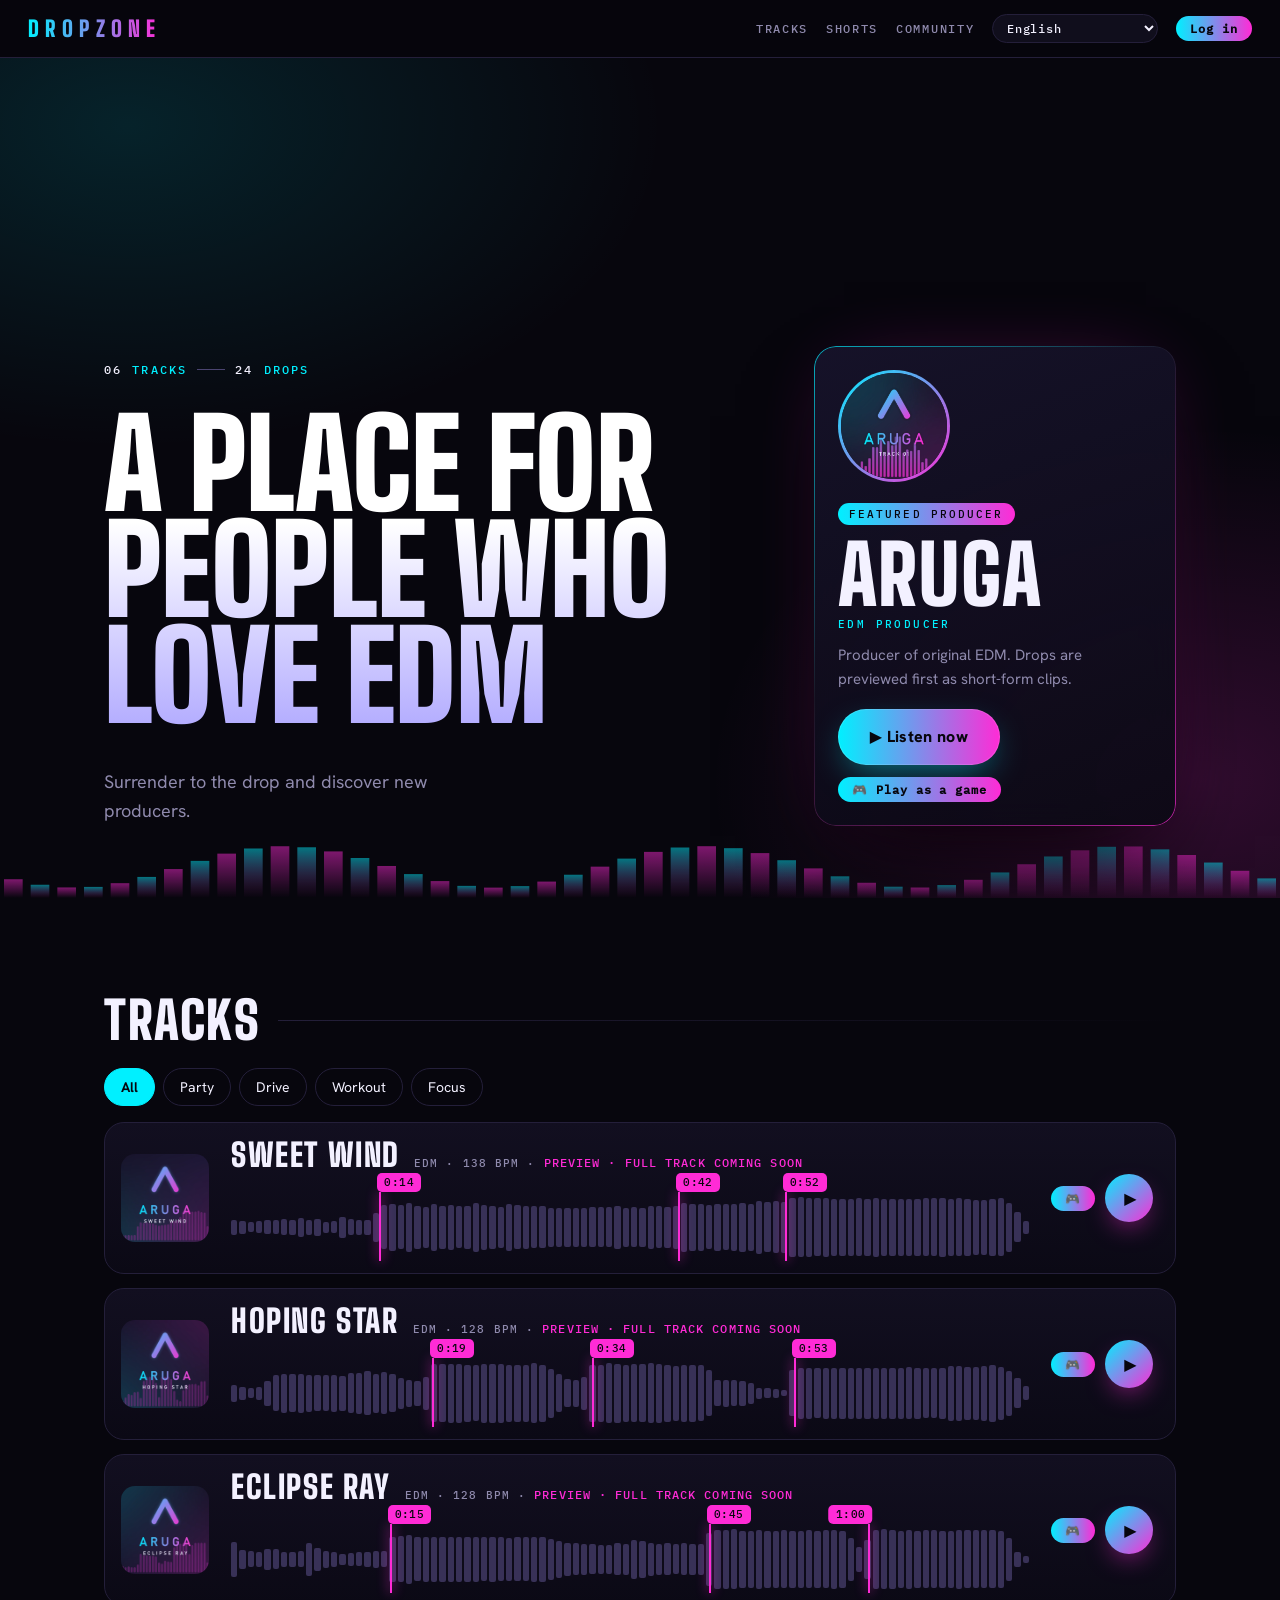
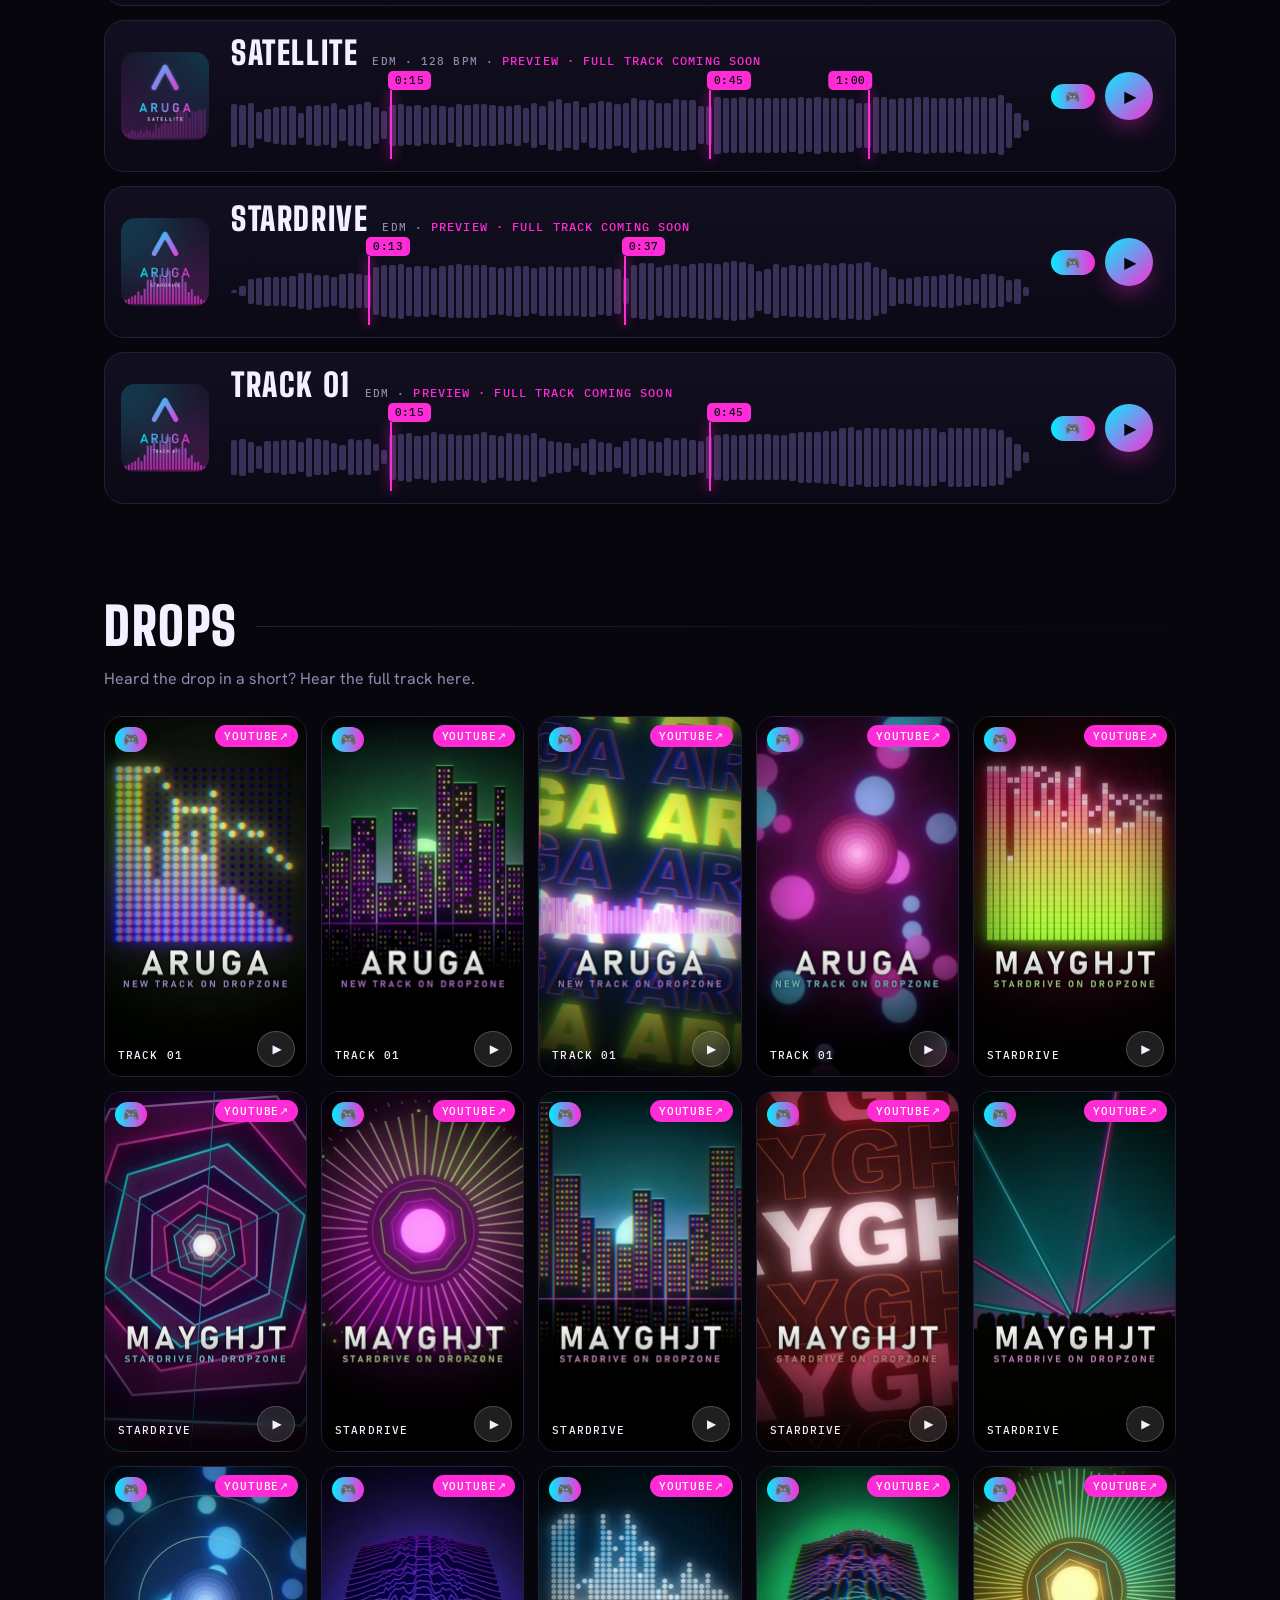
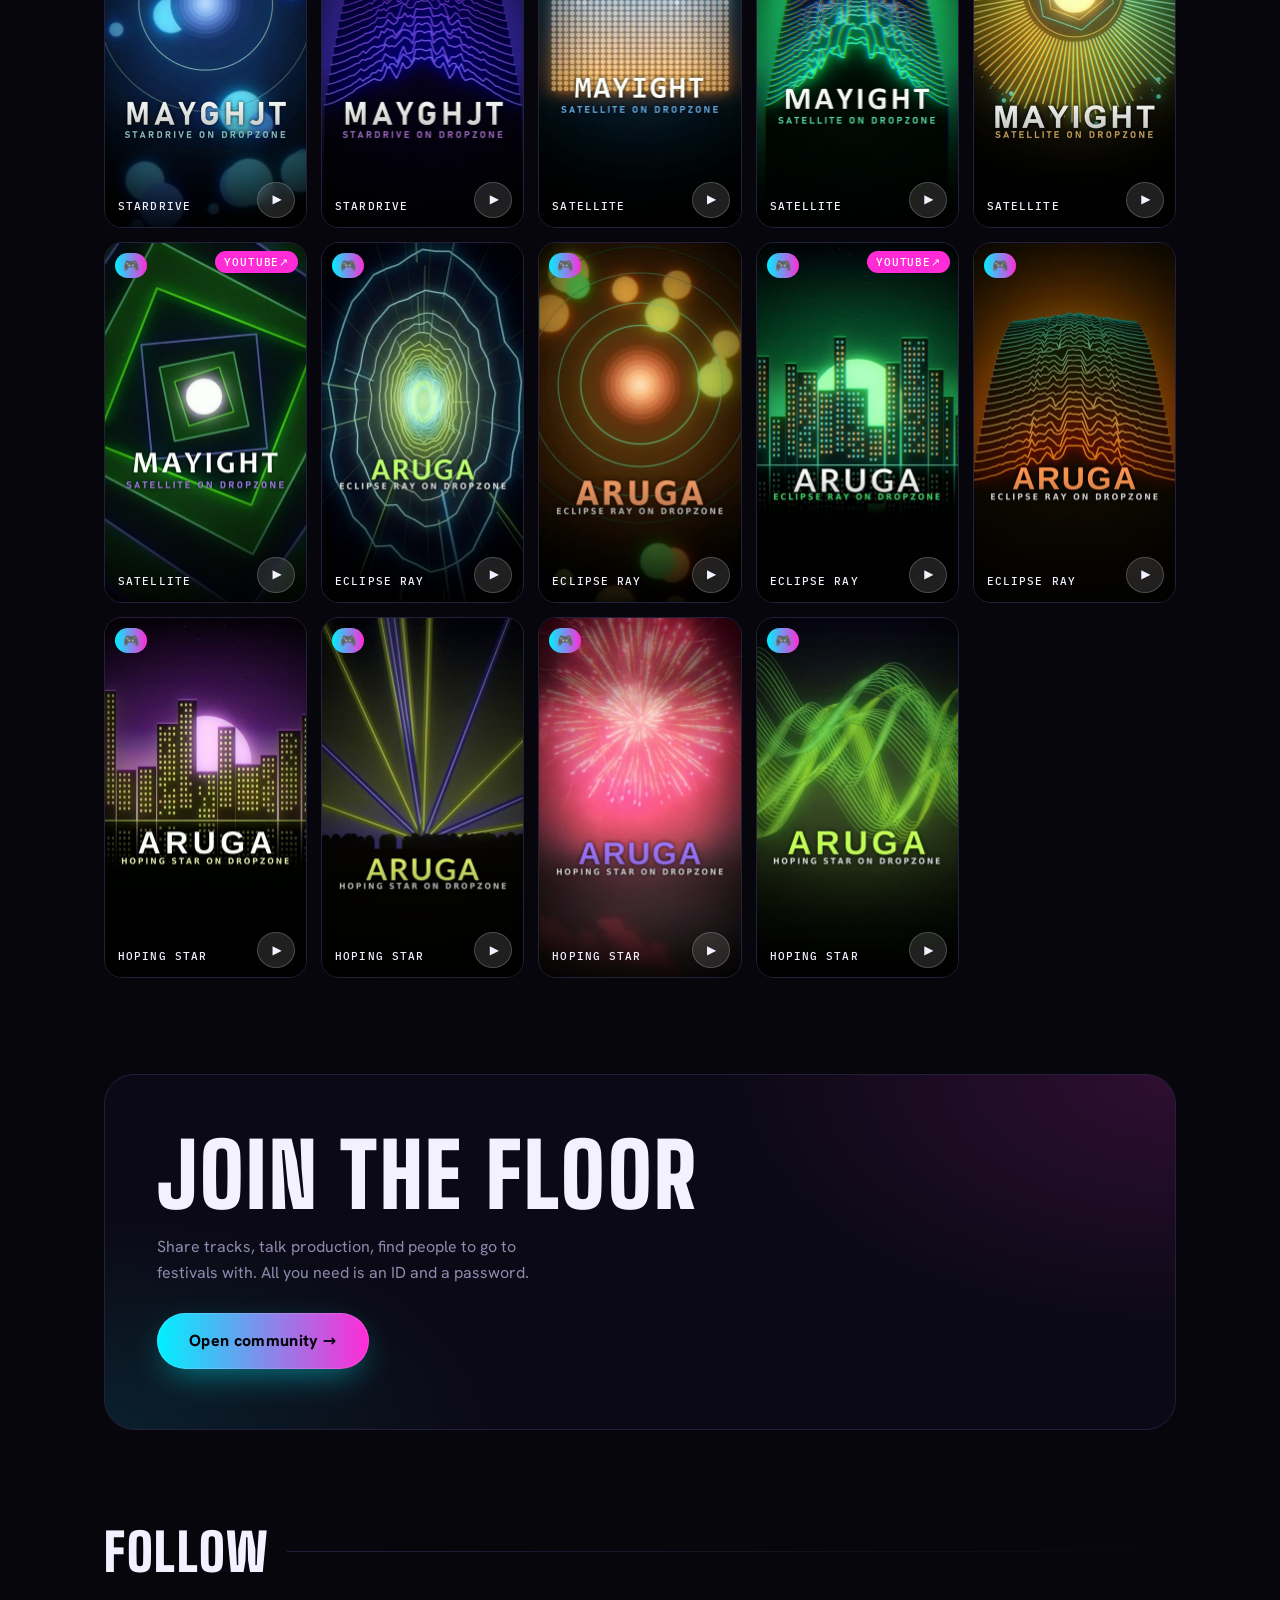
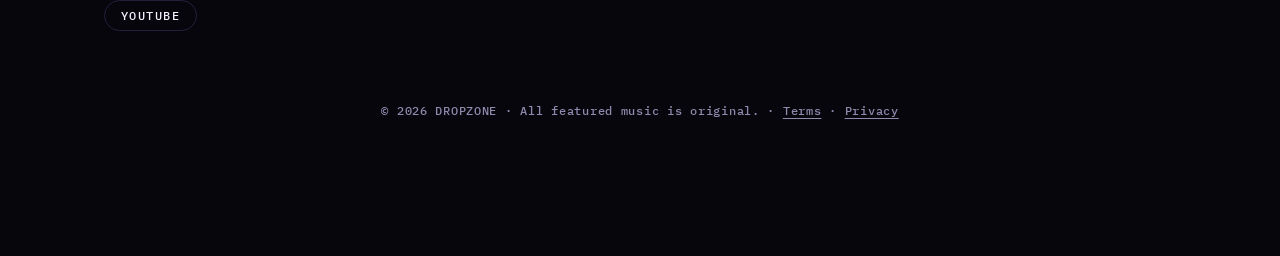
<file: t/stardrive.html>
<!doctype html>
<html lang="en">
<head>
<meta charset="utf-8">
<meta name="viewport" content="width=device-width, initial-scale=1">
<title>Stardrive — ARUGA | DROPZONE</title>
<meta name="description" content="Listen to &quot;Stardrive&quot; by ARUGA — original EDM on DROPZONE.">
<link rel="canonical" href="https://kjuhoho.github.io/dropzone-site/t/stardrive.html">
<meta property="og:type" content="music.song">
<meta property="og:site_name" content="DROPZONE">
<meta property="og:title" content="Stardrive — ARUGA">
<meta property="og:description" content="Listen to &quot;Stardrive&quot; by ARUGA — original EDM on DROPZONE.">
<meta property="og:url" content="https://kjuhoho.github.io/dropzone-site/t/stardrive.html">
<meta property="og:image" content="https://kjuhoho.github.io/dropzone-site/media/covers/stardrive.jpg">
<meta property="og:audio" content="https://kjuhoho.github.io/dropzone-site/media/audio/stardrive-preview.mp3">
<meta property="og:audio:type" content="audio/mpeg">
<meta name="twitter:card" content="summary_large_image">
<meta name="twitter:title" content="Stardrive — ARUGA">
<meta name="twitter:description" content="Listen to &quot;Stardrive&quot; by ARUGA — original EDM on DROPZONE.">
<meta name="twitter:image" content="https://kjuhoho.github.io/dropzone-site/media/covers/stardrive.jpg">
<script type="application/ld+json">{"@context": "https://schema.org", "@type": "MusicRecording", "name": "Stardrive", "byArtist": {"@type": "MusicGroup", "name": "ARUGA"}, "url": "https://kjuhoho.github.io/dropzone-site/t/stardrive.html", "image": "https://kjuhoho.github.io/dropzone-site/media/covers/stardrive.jpg", "audio": {"@type": "AudioObject", "contentUrl": "https://kjuhoho.github.io/dropzone-site/media/audio/stardrive-preview.mp3", "encodingFormat": "audio/mpeg"}}</script>
<meta name="theme-color" content="#07060d">
<style>body{margin:0;background:#07060d;color:#f3f1ff;font:16px/1.6 system-ui,sans-serif;display:grid;place-items:center;min-height:100vh;text-align:center;padding:24px}a{color:#00f0ff}img{width:240px;height:240px;border-radius:16px;object-fit:cover}</style>
</head>
<body>
<main>
  <img src="https://kjuhoho.github.io/dropzone-site/media/covers/stardrive.jpg" alt="">
  <h1>Stardrive</h1>
  <p>ARUGA · EDM</p>
  <p><a id="go" href="../?t=stardrive">▶ Listen on DROPZONE</a></p>
  <audio controls preload="none" src="https://kjuhoho.github.io/dropzone-site/media/audio/stardrive-preview.mp3"></audio>
</main>
<script>
  // 사람은 메인 플레이어로 이동 (?src=, ?lang= 같은 유입 정보는 그대로 전달)
  var q = location.search ? "&" + location.search.slice(1) : "";
  location.replace("../?t=stardrive" + q);
</script>
</body>
</html>
</file>
<file: style.css>
@font-face{font-family:"Big Shoulders Display";src:url(fonts/bigshoulders.woff2) format("woff2");font-weight:100 900;font-display:swap}
@font-face{font-family:"Hanken Grotesk";src:url(fonts/hanken.woff2) format("woff2");font-weight:100 900;font-display:swap}
@font-face{font-family:"IBM Plex Mono";src:url(fonts/plexmono-400.woff2) format("woff2");font-weight:400;font-display:swap}
@font-face{font-family:"IBM Plex Mono";src:url(fonts/plexmono-500.woff2) format("woff2");font-weight:500;font-display:swap}
:root{--bg:#07060d;--panel:#100e1c;--line:#241f3a;--fg:#f3f1ff;--dim:#8f8aad;--c1:#00f0ff;--c2:#ff2bd6;--r:14px;--f-display:"Big Shoulders Display","Pretendard","Apple SD Gothic Neo","Malgun Gothic",Impact,sans-serif;--f-body:"Hanken Grotesk",system-ui,"Pretendard","Apple SD Gothic Neo","Malgun Gothic","Hiragino Sans","Yu Gothic",sans-serif;--f-mono:"IBM Plex Mono",ui-monospace,Consolas,monospace}
*{box-sizing:border-box;margin:0}
html{scroll-behavior:smooth}
body{background:var(--bg);color:var(--fg);font:16px/1.6 var(--f-body);padding-bottom:110px}
a{color:inherit;text-decoration:none}
button{font:inherit;color:inherit;background:none;border:0;cursor:pointer}
.top{position:sticky;top:0;z-index:20;display:flex;justify-content:space-between;align-items:center;padding:14px 20px;background:#07060dcc;backdrop-filter:blur(10px);border-bottom:1px solid var(--line)}
.top nav{display:flex;gap:18px;font-size:14px;color:var(--dim)}
.top nav a:hover{color:var(--fg)}
section{max-width:960px;margin:0 auto;padding:56px 20px 0}
.cta{padding:14px 34px;border-radius:99px;font-weight:700;background:linear-gradient(90deg,var(--c1),var(--c2));color:#07060d;box-shadow:0 0 30px #00f0ff44;transition:transform .15s}
.cta:hover{transform:scale(1.05)}
footer{text-align:center;color:var(--dim);font-size:13px;padding:60px 20px 20px}
.toast{position:fixed;left:50%;bottom:110px;transform:translate(-50%,20px);background:var(--fg);color:#000;padding:8px 16px;border-radius:99px;font-size:14px;opacity:0;pointer-events:none;transition:.25s;z-index:40}
.toast.show{opacity:1;transform:translate(-50%,0)}
@media(max-width:720px){
 .top nav{gap:12px}
 .player{grid-template-columns:44px minmax(0,1fr) auto auto}
 .player img{width:44px;height:44px}.p-seek{grid-column:1/-1;grid-row:2}
 body{padding-bottom:130px}.toast{bottom:130px}
}
@media(prefers-reduced-motion:reduce){html{scroll-behavior:auto}.cta{transition:none}}

.chips{display:flex;flex-wrap:wrap;gap:8px}
.chips a,.chips button{padding:7px 16px;border:1px solid var(--line);border-radius:99px;font-size:14px;color:var(--fg)}
.chips a:hover,.chips button:hover{border-color:var(--c2)}
.chips button.on{background:var(--c1);color:#07060d;border-color:var(--c1);font-weight:700}
.chips .empty{color:var(--dim);font-size:14px}
.filters{margin-bottom:16px}

#lang{background:var(--panel);color:var(--fg);border:1px solid var(--line);border-radius:99px;padding:5px 10px;font:inherit;font-size:13px}
.top nav{align-items:center}

a.cta{display:inline-block}
.join{text-align:center}.join .sub{margin:0 auto 20px;max-width:520px}
.authbar{display:flex;gap:8px;align-items:center}
.me{font-size:13px;color:var(--c1)}
.chip-btn{padding:5px 14px;border:1px solid var(--line);border-radius:99px;font-size:13px}
.chip-btn:hover{border-color:var(--c2)}
.chip-btn.strong{background:linear-gradient(90deg,var(--c1),var(--c2));color:#07060d;border:0;font-weight:700}
dialog{background:var(--panel);color:var(--fg);border:1px solid var(--line);border-radius:18px;padding:0;width:min(400px,92vw);margin:auto}
dialog::backdrop{background:#000a;backdrop-filter:blur(4px)}
dialog form{display:grid;gap:8px;padding:26px 24px 22px;position:relative}
dialog h3{font-size:20px;margin-bottom:4px}
dialog label{display:grid;gap:4px;font-size:13px;color:var(--dim)}
dialog label.show{display:flex;gap:8px;align-items:center}
dialog input:not([type=checkbox]),.composer input,.composer textarea,.cmt-form input{width:100%;background:var(--bg);color:var(--fg);border:1px solid var(--line);border-radius:10px;padding:10px 12px;font:inherit}
dialog input:focus,.composer input:focus,.composer textarea:focus,.cmt-form input:focus{outline:2px solid var(--c1);outline-offset:1px}
dialog small{color:var(--dim);font-size:12px;margin-top:-4px}
.x{position:absolute;right:12px;top:8px;font-size:26px;color:var(--dim)}
.err{color:#ff6b8b;font-size:13px;min-height:1.2em}
.linkish{color:var(--c1);font-size:14px;padding:6px}
.fine{font-size:12px;color:var(--dim)}.fine.warn{color:#ffb86b}
dialog .cta{width:100%}
@media(max-width:720px){.top nav a.sec{display:none}.top{padding:12px 14px}.me{display:none}}
.cm-head,.cm-body{max-width:760px;margin:0 auto;padding:40px 20px 0}
.cm-body{padding-top:16px}
.cm-title{font-size:clamp(30px,6vw,44px);margin:0 0 6px;letter-spacing:.04em}
.demo-banner{background:#ffb86b1f;border:1px solid #ffb86b66;color:#ffcf9b;border-radius:10px;padding:8px 12px;font-size:13px;margin-bottom:14px}
.board-desc{color:var(--dim);font-size:14px;margin-top:-6px}
.top nav a.on{color:var(--fg)}
.composer{display:grid;gap:8px;padding:16px;border:1px solid var(--line);border-radius:var(--r);background:var(--panel);margin-bottom:18px}
.composer .row{display:flex;justify-content:flex-end}
.composer textarea{resize:vertical}
.posts{display:grid;gap:12px;margin-bottom:20px}
.post{padding:16px;border:1px solid var(--line);border-radius:var(--r);background:var(--panel)}
.post h3{font-size:17px;margin-bottom:6px;overflow-wrap:anywhere}
.post .body{color:#d6d2ee;overflow-wrap:anywhere}
.post a,.cmt a{color:var(--c1);text-decoration:underline}
.meta{display:flex;justify-content:space-between;gap:10px;align-items:center;margin-top:12px;font-size:13px;color:var(--dim);flex-wrap:wrap}
.acts{display:flex;gap:6px}
.act{padding:4px 10px;border:1px solid var(--line);border-radius:99px;font-size:13px;color:var(--fg)}
.act:hover{border-color:var(--c2)}.act.on{border-color:var(--c2);background:#ff2bd626}.act.del{color:#ff8da5}
.cmts{margin-top:12px;padding-top:12px;border-top:1px dashed var(--line);display:grid;gap:8px}
.cmt{display:flex;justify-content:space-between;gap:8px;font-size:14px;overflow-wrap:anywhere}
.cmt small{color:var(--dim);margin-left:6px}.cmt b{color:var(--c1)}
.cmt-form{display:flex;gap:8px}.cmt-form input{flex:1}
.empty{color:var(--dim);text-align:center;padding:30px 0;list-style:none}

.legal h2{margin:34px 0 12px;color:var(--c1)}
.legal-list{padding-left:20px;display:grid;gap:10px;color:#d6d2ee}
footer a{text-decoration:underline;text-underline-offset:3px}
.me-btn{color:var(--c1)}
.google-btn{display:flex;gap:10px;align-items:center;justify-content:center;width:100%;padding:11px;border-radius:99px;background:#fff;color:#1f1f1f;font-weight:600}
.or{display:flex;align-items:center;gap:10px;color:var(--dim);font-size:12px;margin:10px 0 2px}
.or::before,.or::after{content:"";flex:1;height:1px;background:var(--line)}
#aCaptcha{min-height:0}
.acct-name{font-size:18px;color:var(--c1);font-weight:700}
dialog hr{border:0;border-top:1px solid var(--line);margin:8px 0}
dialog #nId,dialog #acConfirm{width:100%;background:var(--bg);color:var(--fg);border:1px solid var(--line);border-radius:10px;padding:10px 12px;font:inherit}
.danger{color:#ff8da5}
.danger-btn{padding:10px;border-radius:99px;border:1px solid #ff6b8b;color:#ff8da5;font-weight:700}
.danger-btn:hover{background:#ff6b8b22}

/* ===== 커뮤니티 v2 (X/Reddit 스타일) ===== */
.cm-wrap{max-width:1180px;margin:0 auto;display:grid;grid-template-columns:220px minmax(0,1fr) 300px;gap:24px;padding:18px 20px 0;align-items:start}
.cm-left,.cm-right{position:sticky;top:70px}
.board-nav{display:grid;gap:2px}
.board-nav a{display:flex;gap:12px;align-items:center;padding:10px 14px;border-radius:99px;font-size:16px;color:var(--dim);transition:background .15s}
.board-nav a:hover{background:#ffffff0d;color:var(--fg)}
.board-nav a.on{color:var(--fg);font-weight:700;background:#ffffff14}
.board-nav .ic{width:22px;text-align:center}
.cm-main{min-width:0;border:1px solid var(--line);border-radius:var(--r);background:#0b0a14;overflow:hidden}
.cm-main .demo-banner{margin:12px}
.cm-search{padding:12px 16px 0}
.cm-search input{width:100%;background:var(--panel);color:var(--fg);border:1px solid var(--line);border-radius:99px;padding:10px 18px;font:inherit;font-size:14px}
.cm-search input:focus{outline:2px solid var(--c1);outline-offset:1px}
.view-head{padding:14px 16px 0;border-bottom:1px solid var(--line)}
.vh-row{display:flex;align-items:center;gap:10px;flex-wrap:wrap}
.vh-title{font-size:20px;font-weight:800;margin:0;flex:1;min-width:0;overflow-wrap:anywhere}
.vh-desc{color:var(--dim);font-size:14px;margin:4px 0 0}
.back{font-size:20px;padding:4px 10px;border-radius:50%}.back:hover{background:#ffffff14}
.sort{display:flex;gap:4px;margin-left:auto}
.sort button{padding:6px 14px;border-radius:99px;font-size:13px;color:var(--dim)}
.sort button.on{background:#ffffff14;color:var(--fg);font-weight:700}
.view-head{padding-bottom:10px}
.login-cta{display:flex;justify-content:space-between;align-items:center;gap:12px;padding:14px 16px;border-bottom:1px solid var(--line);color:var(--dim)}
.cta.small{padding:8px 20px;font-size:14px}
.cm-main .composer{display:flex;gap:12px;padding:14px 16px;border:0;border-bottom:1px solid var(--line);border-radius:0;background:none;margin:0}
.c-fields{flex:1;min-width:0;display:grid;gap:8px}
.c-fields input,.c-fields textarea{width:100%;background:transparent;color:var(--fg);border:0;border-bottom:1px solid var(--line);padding:8px 2px;font:inherit}
.c-fields textarea{resize:vertical;min-height:70px;border-bottom:0;font-size:16px}
.c-fields input:focus,.c-fields textarea:focus{outline:0;border-color:var(--c1)}
.c-row{display:flex;gap:12px;align-items:center;flex-wrap:wrap}
.c-board{display:flex;gap:8px;align-items:center;font-size:13px;color:var(--dim)}
.c-board select{background:var(--panel);color:var(--fg);border:1px solid var(--line);border-radius:99px;padding:5px 10px;font:inherit;font-size:13px}
.c-count{margin-left:auto;font-size:12px;color:var(--dim)}
.av{flex:none;display:inline-grid;place-items:center;width:42px;height:42px;border-radius:50%;font-weight:800;color:#07060d;background:linear-gradient(135deg,hsl(var(--h) 90% 62%),hsl(calc(var(--h) + 60) 90% 55%))}
.feed{display:block}
.cm-main .post{display:flex;gap:12px;padding:14px 16px;border:0;border-bottom:1px solid var(--line);border-radius:0;background:none;cursor:pointer;transition:background .15s}
.cm-main .post:hover{background:#ffffff08}.cm-main .post:focus-visible{outline:2px solid var(--c1);outline-offset:-2px}
.cm-main .post.detail{cursor:default;background:none;border-bottom:1px solid var(--line)}
.p-main{flex:1;min-width:0}
.p-top{display:flex;gap:6px;align-items:center;flex-wrap:wrap;font-size:14px;color:var(--dim)}
.who{color:var(--fg);font-weight:700}.who:hover{text-decoration:underline}
.btag{margin-left:auto;font-size:12px;padding:2px 10px;border:1px solid var(--line);border-radius:99px;color:var(--c1)}
.btag:hover{border-color:var(--c1)}
.p-title{font-size:17px;margin:4px 0 2px;overflow-wrap:anywhere}
.p-body{overflow-wrap:anywhere;color:#e2deff;line-height:1.55}
.p-body.clamp{display:-webkit-box;-webkit-line-clamp:6;-webkit-box-orient:vertical;overflow:hidden}
.p-body a{color:var(--c1);text-decoration:none}.p-body a:hover{text-decoration:underline}
.cm-main .acts{display:flex;gap:6px;margin-top:10px}
.cm-main .act{padding:5px 12px;border:0;border-radius:99px;font-size:14px;color:var(--dim);background:none}
.cm-main .act:hover{background:#ffffff14;color:var(--fg)}
.cm-main .act.like.on{color:#ff7a45;background:#ff7a4520}
.cm-main .act.del:hover{color:#ff8da5}
.cm-main .act.sub{margin-left:auto}
.yt{display:block;width:100%;margin-top:10px;padding:26px;border:1px solid var(--line);border-radius:12px;background:#000;color:var(--fg);font-weight:600}
.yt:hover{border-color:var(--c2)}
.yt-wrap{margin-top:10px;position:relative;aspect-ratio:16/9;border-radius:12px;overflow:hidden}
.yt-wrap iframe{position:absolute;inset:0;width:100%;height:100%;border:0}
.thread .cmt-form{display:flex;gap:10px;align-items:center;padding:12px 16px;border-bottom:1px solid var(--line)}
.thread .cmt-form input{flex:1;min-width:0}
.thread .cmt{display:flex;gap:12px;padding:12px 16px;border-bottom:1px solid var(--line)}
.thread .cmt .av{width:34px;height:34px;font-size:14px}
.thread .linkish{display:block;margin:10px 16px}
.more{display:block;width:100%;padding:14px;color:var(--c1);border-top:1px solid var(--line)}
.more:hover{background:#ffffff08}
.pad{padding:20px 16px}
.cm-main .empty{padding:40px 16px}
.side-card{border:1px solid var(--line);border-radius:var(--r);background:#0b0a14;padding:14px 16px;margin-bottom:14px}
.side-card h3{font-size:16px;margin:0 0 10px}
.tag-list{display:flex;flex-wrap:wrap;gap:8px}
.tag-pill{display:inline-flex;gap:6px;align-items:baseline;padding:5px 12px;border-radius:99px;background:#ffffff0d;color:var(--c1);font-size:14px}
.tag-pill:hover{background:#ffffff1a}.tag-pill small{color:var(--dim)}
.rules{margin:0;padding-left:18px;color:var(--dim);font-size:13px;display:grid;gap:6px}
.feat{display:flex;gap:12px;align-items:center}
.feat img{width:48px;height:48px;border-radius:50%;object-fit:cover}
.feat span{display:grid}.feat small{color:var(--c1)}
@media(max-width:1060px){.cm-wrap{grid-template-columns:minmax(0,1fr);gap:14px;padding:12px 12px 0}
 .cm-left,.cm-right{position:static}
 .board-nav{display:flex;overflow-x:auto;gap:6px;padding-bottom:4px;scrollbar-width:none}
 .board-nav::-webkit-scrollbar{display:none}
 .board-nav a{white-space:nowrap;padding:8px 14px;border:1px solid var(--line);font-size:14px}
 .cm-right{display:grid;grid-template-columns:repeat(auto-fit,minmax(240px,1fr));gap:12px}.cm-right .side-card{margin:0}}
@media(max-width:560px){.btag{margin-left:0}.av{width:36px;height:36px}}
.more[hidden],.cm-main [hidden]{display:none!important}
.cm-main .act{text-decoration:none}

/* ===== 첨부 / 목록형 / 관리자 ===== */
.att{padding:6px 12px;border:1px solid var(--line);border-radius:99px;font-size:13px;color:var(--fg)}
.att:hover{border-color:var(--c1)}
.pending{display:flex;flex-wrap:wrap;gap:8px}
.pending:empty{display:none}
.pend{display:inline-flex;align-items:center;gap:6px;max-width:100%;padding:4px 6px 4px 6px;border:1px solid var(--line);border-radius:10px;background:var(--panel);font-size:12px}
.pend img{width:36px;height:36px;object-fit:cover;border-radius:6px}
.pend .pn{max-width:140px;overflow:hidden;text-overflow:ellipsis;white-space:nowrap}
.pend button{color:var(--dim);padding:2px 6px}.pend button:hover{color:#ff8da5}
.imgs{display:grid;gap:4px;margin-top:10px;border-radius:12px;overflow:hidden}
.imgs.n1{grid-template-columns:1fr}.imgs.n2,.imgs.n3,.imgs.n4{grid-template-columns:1fr 1fr}
.imgs a{display:block;background:#000}
.imgs img{width:100%;height:100%;max-height:420px;object-fit:cover;display:block}
.imgs.n1 img{max-height:520px;object-fit:contain}
.imgs.n3 a:first-child{grid-row:span 2}
.aud{margin-top:10px;padding:10px 12px;border:1px solid var(--line);border-radius:12px;background:var(--panel)}
.aud .an{display:block;font-size:13px;color:var(--dim);margin-bottom:6px;overflow:hidden;text-overflow:ellipsis;white-space:nowrap}
.aud audio{width:100%;height:36px}
.view{display:flex;gap:2px;margin-left:auto}
.view button{padding:6px 12px;border-radius:99px;font-size:13px;color:var(--dim)}
.view button.on{background:#ffffff14;color:var(--fg);font-weight:700}
.sort{margin-left:0}
.board-list{display:block}
.lrow{display:grid;grid-template-columns:96px minmax(0,1fr) 110px 78px 64px;gap:10px;align-items:center;padding:11px 16px;border-bottom:1px solid var(--line);font-size:14px;color:var(--dim)}
.lrow:hover{background:#ffffff08}
.lrow .lb{font-size:12px;color:var(--c1);overflow:hidden;text-overflow:ellipsis;white-space:nowrap}
.lrow .lt{display:flex;gap:6px;align-items:baseline;min-width:0;color:var(--fg)}
.lrow .lt-t{overflow:hidden;text-overflow:ellipsis;white-space:nowrap;font-weight:600}
.lrow .lic{font-size:12px}.lrow .lc{color:var(--c2);font-size:12px}
.lrow .la,.lrow .ld{overflow:hidden;text-overflow:ellipsis;white-space:nowrap}
.lrow .ll{text-align:right}
@media(max-width:700px){.lrow{grid-template-columns:minmax(0,1fr) auto;grid-template-areas:"t l" "m m";gap:2px 10px}
 .lrow .lb{display:none}.lrow .lt{grid-area:t}.lrow .ll{grid-area:l}
 .lrow .la,.lrow .ld{grid-area:m;display:inline;font-size:12px}.lrow .la{margin-right:8px}}
.rep{padding:14px 16px;border-bottom:1px solid var(--line)}
.rep .rtype{padding:2px 10px;border-radius:99px;background:#ff2bd626;color:#ff8bea;font-size:12px}
.rep .p-body{margin-top:6px}
.rep a.act{text-decoration:none}
@media(max-width:560px){.view{margin-left:0}}

/* ===== 운영 도구 ===== */
.hid{display:inline-block;margin:4px 0;padding:2px 10px;border-radius:99px;background:#ffb86b22;color:#ffcf9b;font-size:12px}
.ban-note{margin:12px 16px;padding:12px 14px;border:1px solid #ff6b8b66;border-radius:12px;background:#ff6b8b14;color:#ffb3c2;font-size:14px}
.susp-row{display:flex;gap:8px;flex-wrap:wrap;margin-top:8px}
.susp-row select,.susp-row input{background:var(--panel);color:var(--fg);border:1px solid var(--line);border-radius:99px;padding:5px 12px;font:inherit;font-size:13px}
.susp-row input{flex:1;min-width:120px}
.sbtn{padding:6px 14px;border-radius:99px;font-size:13px;color:var(--dim)}
.sbtn.on{background:#ffffff14;color:var(--fg);font-weight:700}

/* ===== 프로필 / 알림 / 통계 ===== */
.av.lg{width:72px;height:72px;font-size:30px}
.pcard{display:flex;gap:16px;padding:16px;border-bottom:1px solid var(--line)}
.pc-main{flex:1;min-width:0}
.pc-top{display:flex;gap:10px;align-items:center;justify-content:space-between;flex-wrap:wrap}
.pc-name{font-size:20px;margin:0;overflow-wrap:anywhere}
.pc-bio{margin:6px 0;color:#d6d2ee;overflow-wrap:anywhere}
.pc-stats{display:flex;gap:16px;flex-wrap:wrap;color:var(--dim);font-size:14px;margin-top:6px}.pc-stats b{color:var(--fg)}
.pform{display:grid;gap:10px;padding:0 16px 16px;border-bottom:1px solid var(--line)}
.pform textarea{width:100%;background:var(--bg);color:var(--fg);border:1px solid var(--line);border-radius:10px;padding:10px 12px;font:inherit;resize:vertical}
.swatches{display:flex;gap:8px;flex-wrap:wrap}
.sw{width:30px;height:30px;border-radius:50%;background:linear-gradient(135deg,hsl(var(--h) 90% 62%),hsl(calc(var(--h) + 60) 90% 55%));border:2px solid transparent;color:#07060d;font-weight:800;font-size:12px}
.sw.on{border-color:var(--fg)}
.bell{position:relative;font-size:18px;padding:2px 6px;border-radius:50%}
.bell:hover{background:#ffffff14}
.bell .bd{position:absolute;top:-4px;right:-6px;min-width:16px;padding:0 4px;border-radius:99px;background:var(--c2);color:#fff;font-size:10px;line-height:16px;text-align:center;font-weight:700}
.bell .bd[hidden]{display:none}
.nrow{display:flex;gap:12px;align-items:center;padding:12px 16px;border-bottom:1px solid var(--line)}
.nrow:hover{background:#ffffff08}.nrow.unread{background:#00f0ff0f}
.nrow .nt{flex:1;min-width:0;display:grid}.nrow .nt small{color:var(--dim);overflow:hidden;text-overflow:ellipsis;white-space:nowrap}
.nrow time{color:var(--dim);font-size:12px;white-space:nowrap}
.stats{padding:14px 16px}.stats h3{font-size:14px;margin:18px 0 8px;color:var(--dim);letter-spacing:.05em}
.tiles{display:grid;grid-template-columns:repeat(auto-fit,minmax(110px,1fr));gap:10px;margin:10px 0}
.tile{padding:12px;border:1px solid var(--line);border-radius:12px;background:var(--panel);display:grid}
.tile b{font-size:24px}.tile span{color:var(--dim);font-size:12px}
.bar{position:relative;display:flex;justify-content:space-between;gap:10px;padding:5px 10px;margin:3px 0;border-radius:8px;font-size:13px;overflow:hidden;background:#ffffff08}
.bar span{position:absolute;inset:0 auto 0 0;background:linear-gradient(90deg,#00f0ff33,#ff2bd633)}
.bar b,.bar i{position:relative;font-style:normal;font-weight:600}.bar i{color:var(--dim)}
@media(max-width:560px){.pcard{flex-direction:column;align-items:center;text-align:center}.pc-top{justify-content:center}.pc-stats{justify-content:center}}

/* ===== 곡 목록: 미리듣기 배지 / 드롭 점프 ===== */
.pv{font-style:normal;color:var(--c2);font-size:12px}

/* ===== 프로필 꾸미기 / 내 음원 ===== */
.av{overflow:hidden}.av img{width:100%;height:100%;object-fit:cover;display:block}
.pbanner{height:130px;background-size:cover;background-position:center;border-bottom:1px solid var(--line)}
.pbanner.s0,.sw.bs.s0{background-image:linear-gradient(120deg,#0b5e6e,#4a1f6e)}
.pbanner.s1,.sw.bs.s1{background-image:linear-gradient(120deg,#ff2bd6,#7a2bff)}
.pbanner.s2,.sw.bs.s2{background-image:linear-gradient(120deg,#00f0ff,#2b6bff)}
.pbanner.s3,.sw.bs.s3{background-image:linear-gradient(120deg,#ff8a2b,#ff2b6e)}
.pbanner.s4,.sw.bs.s4{background-image:linear-gradient(120deg,#12c27a,#0b6e8a)}
.pbanner.s5,.sw.bs.s5{background-image:linear-gradient(120deg,#f6d33a,#ff7a2b)}
.pbanner.s6,.sw.bs.s6{background-image:linear-gradient(120deg,#2a2a3a,#6b6b8a)}
.pbanner.s7,.sw.bs.s7{background-image:linear-gradient(120deg,#07060d,#3a1f7a 55%,#00f0ff)}
.pcard{margin-top:-40px;position:relative}
.pcard .av.lg{border:4px solid #0b0a14;box-sizing:content-box}
.pc-links{display:flex;flex-wrap:wrap;gap:8px;margin:8px 0}
.sw.bs{border-radius:10px;width:44px}
.pf{display:grid;gap:6px;font-size:13px;color:var(--dim)}
.pf-row{display:flex;gap:10px;align-items:center;flex-wrap:wrap}
.links-grid{display:grid;grid-template-columns:repeat(auto-fit,minmax(220px,1fr));gap:8px}
.pform input:not([type=checkbox]):not([type=file]){background:var(--bg);color:var(--fg);border:1px solid var(--line);border-radius:10px;padding:9px 12px;font:inherit;font-size:14px;width:100%}
.pform label.show{display:flex;gap:8px;align-items:center;font-size:13px}
.ptracks{border-top:1px solid var(--line)}
.pt-head{display:flex;justify-content:space-between;align-items:center;padding:14px 16px 6px}
.pt-head h3{margin:0;font-size:16px}
.trk{display:flex;gap:12px;padding:12px 16px;border-bottom:1px solid var(--line);align-items:flex-start}
.tk-cover{flex:none;width:64px;height:64px;border-radius:10px;overflow:hidden;background:var(--panel);display:grid;place-items:center;font-size:26px}
.tk-cover img{width:100%;height:100%;object-fit:cover}
.tk-main{flex:1;min-width:0;display:grid;gap:4px}
.tk-top{display:flex;gap:8px;align-items:center;flex-wrap:wrap}
.tk-main small{color:var(--dim)}
.tk-main audio{width:100%;height:34px;margin-top:2px}
.trk .acts{margin-top:0}

/* ===== DESIGN v3 (2026-11): 큐 파형 · 현수막 타이포 ===== */
/* 색의 의미: 시안 = 재생 위치, 마젠타 = 드롭. 서체: 제목 Big Shoulders Display(공장·레이브 포스터), 본문 Hanken Grotesk, 시간표기 IBM Plex Mono */
body{-webkit-font-smoothing:antialiased;text-rendering:optimizeLegibility}
h1,h2{font-family:var(--f-display);letter-spacing:.03em}
.top{padding:14px 28px}
.logo{font:900 22px/1 var(--f-display);letter-spacing:.28em;background:linear-gradient(90deg,var(--c1),var(--c2));-webkit-background-clip:text;background-clip:text;color:transparent}
.top nav{font:500 12px var(--f-mono);letter-spacing:.14em;text-transform:uppercase}
#lang{font:500 12px var(--f-mono);letter-spacing:.06em}
section{max-width:1120px;padding:96px 24px 0}
#tracks h2,#shorts h2,#follow h2,.join h2{display:flex;align-items:center;gap:18px;font:900 clamp(32px,5.4vw,52px)/1 var(--f-display);letter-spacing:.03em;text-transform:uppercase;color:var(--fg);margin-bottom:22px}
#tracks h2::after,#shorts h2::after,#follow h2::after{content:"";flex:1;height:1px;background:linear-gradient(90deg,var(--line),transparent)}
section>.sub{color:var(--dim);margin:-8px 0 24px;max-width:58ch}
.cta{font-weight:800;letter-spacing:.02em;padding:15px 32px;box-shadow:0 0 0 1px #ffffff22 inset,0 12px 34px -10px #00f0ff88}
.chip-btn{font:500 12px var(--f-mono);letter-spacing:.08em}

/* 히어로 */
.hero{position:relative;max-width:none;min-height:min(94vh,840px);display:grid;align-items:end;overflow:hidden;padding:120px 0 72px;isolation:isolate}
.hero::before{content:"";position:absolute;inset:0;z-index:-2;background:radial-gradient(60% 55% at 10% 8%,#00f0ff1f,transparent 70%),radial-gradient(55% 60% at 94% 86%,#ff2bd62b,transparent 70%)}
#viz{position:absolute;left:0;right:0;bottom:0;width:100%;height:44%;z-index:-1;opacity:.9}
.hero-inner{position:relative;width:100%;max-width:1120px;margin:0 auto;padding:0 24px;display:grid;grid-template-columns:minmax(0,1.3fr) minmax(320px,.72fr);grid-template-rows:auto auto auto;column-gap:56px;align-items:end;text-align:left}
.statline{grid-column:1;display:flex;gap:10px;align-items:baseline;font:500 12px var(--f-mono);letter-spacing:.18em;text-transform:uppercase;color:var(--c1);margin-bottom:18px}
.statline b{color:var(--fg);font-weight:500}.statline i{width:28px;height:1px;background:#4a4470;align-self:center}
.eyebrow{grid-column:1;font:900 clamp(54px,9.6vw,136px)/.86 var(--f-display);letter-spacing:-.005em;text-transform:uppercase;background:linear-gradient(180deg,#fff 35%,#b3acff);-webkit-background-clip:text;background-clip:text;color:transparent;text-wrap:balance}
html:lang(ko) .eyebrow,html:lang(ja) .eyebrow{font:900 clamp(38px,6.2vw,88px)/1.06 var(--f-body);letter-spacing:-.035em;word-break:keep-all}
.hero-sub{grid-column:1;color:var(--dim);font-size:18px;margin:24px 0 0;max-width:36ch}
.producer{grid-column:2;grid-row:1 / span 3;align-self:end;position:relative;display:grid;gap:18px;padding:24px;border-radius:22px;text-align:left;background:linear-gradient(160deg,#18142ce6,#0b0914e6);backdrop-filter:blur(14px);box-shadow:0 40px 90px -30px #000,0 0 80px -30px #ff2bd655}
.producer::before{content:"";position:absolute;inset:0;border-radius:inherit;padding:1px;background:linear-gradient(135deg,var(--c1),#ffffff10 42%,var(--c2));-webkit-mask:linear-gradient(#000 0 0) content-box,linear-gradient(#000 0 0);-webkit-mask-composite:xor;mask-composite:exclude;opacity:.7;pointer-events:none}
.avatar{width:112px;height:112px;border-radius:50%;object-fit:cover;border:3px solid transparent;background:linear-gradient(var(--panel),var(--panel)) padding-box,linear-gradient(135deg,var(--c1),var(--c2)) border-box}
body.playing .avatar{animation:beat .9s ease-in-out infinite alternate}
@keyframes beat{from{box-shadow:0 0 0 0 #00f0ff00,0 0 18px #00f0ff55}to{box-shadow:0 0 0 8px #ff2bd614,0 0 34px #ff2bd677}}
.pill{display:inline-block;font:500 10.5px var(--f-mono);letter-spacing:.2em;text-transform:uppercase;padding:4px 11px;border-radius:99px;background:linear-gradient(90deg,var(--c1),var(--c2));color:#07060d}
.pr-body h1{font:900 clamp(56px,6.4vw,92px)/.9 var(--f-display);letter-spacing:.02em;text-transform:uppercase;margin:12px 0 6px}
.role{font:500 11px var(--f-mono);letter-spacing:.22em;text-transform:uppercase;color:var(--c1)}
.bio{color:var(--dim);margin:12px 0 18px;font-size:15px}
.pr-actions{display:flex;flex-wrap:wrap;gap:12px;align-items:center}
.hero-inner>*{animation:rise .9s cubic-bezier(.2,.7,.2,1) both}
.eyebrow{animation-delay:.08s}.hero-sub{animation-delay:.2s}.producer{animation-delay:.32s}
@keyframes rise{from{opacity:0;transform:translateY(24px)}to{opacity:1;transform:none}}

/* 곡 목록: 큐 파형 */
.tracks{list-style:none;padding:0;display:grid;gap:14px}
.track{position:relative;display:grid;grid-template-columns:88px minmax(0,1fr) auto;gap:22px;align-items:center;padding:16px 22px 16px 16px;border:1px solid var(--line);border-radius:20px;background:linear-gradient(180deg,#120f20,#0b0915);cursor:pointer;transition:border-color .2s,transform .2s,box-shadow .2s}
.track:hover{border-color:#3d3566;transform:translateY(-1px)}
.track.on{border-color:var(--c1);box-shadow:0 0 0 1px #00f0ff40,0 14px 44px -18px #00f0ff66}
.track img{width:88px;height:88px;border-radius:14px;object-fit:cover}
.t-main{min-width:0;display:grid}
.t-head{display:flex;align-items:baseline;gap:6px 14px;flex-wrap:wrap}
.t-head b{font:900 32px/1 var(--f-display);letter-spacing:.05em;text-transform:uppercase}
.t-head small{font:500 11px var(--f-mono);letter-spacing:.1em;text-transform:uppercase;color:var(--dim)}
.pv{font-style:normal;color:var(--c2)}
.track-actions{display:flex;align-items:center;gap:10px}
.track .go{width:48px;height:48px;border-radius:50%;display:grid;place-items:center;background:linear-gradient(135deg,var(--c1),var(--c2));color:#07060d;font-size:16px;padding:0 0 0 3px;box-shadow:0 10px 26px -8px #ff2bd699}
.wave{position:relative;height:60px;margin-top:26px;cursor:pointer;--p:0%}
.wave .bars{position:absolute;inset:0;display:grid;grid-template-columns:repeat(96,1fr);gap:2px;align-items:center}
.wave .bars i{display:block;height:calc(var(--h) * 1%);border-radius:2px;background:#383157}
.wave .bars.fill{clip-path:inset(0 calc(100% - var(--p)) 0 0)}
.wave .bars.fill i{background:linear-gradient(var(--c1),#00aab8)}
.wave:hover .bars:not(.fill) i{background:#4a4274}
.flag{position:absolute;top:-24px;bottom:-4px;left:var(--x);width:28px;margin-left:-14px;padding:0}
.flag::before{content:"";position:absolute;left:13px;top:19px;bottom:0;width:2px;background:var(--c2);box-shadow:0 0 12px var(--c2)}
.flag span{position:absolute;left:14px;top:0;transform:translateX(-3px);font:500 11px/1 var(--f-mono);letter-spacing:.04em;padding:4px 7px;border-radius:5px;background:var(--c2);color:#07060d;white-space:nowrap;transition:transform .15s}
.flag.flip span{transform:translateX(calc(-100% + 3px))}
.flag:hover span,.flag:focus-visible span{filter:brightness(1.15)}
.flag:focus-visible{outline:2px solid var(--c1);outline-offset:2px;border-radius:6px}

/* 쇼츠 */
.shorts{display:grid;grid-template-columns:repeat(auto-fill,minmax(172px,1fr));gap:14px}
.short{position:relative;aspect-ratio:9/16;border-radius:18px;overflow:hidden;background:#000;border:1px solid var(--line);transition:transform .25s,border-color .25s,box-shadow .25s}
.short:hover{transform:translateY(-4px);border-color:#4d4190;box-shadow:0 24px 44px -22px #000}
.short::after{content:"";position:absolute;inset:auto 0 0 0;height:36%;background:linear-gradient(transparent,#000d);pointer-events:none}
.short video,.short img{width:100%;height:100%;object-fit:cover;display:block}
.short .badge{position:absolute;left:13px;bottom:14px;z-index:2;font:500 11px var(--f-mono);letter-spacing:.1em;text-transform:uppercase;padding:0;background:none;backdrop-filter:none}
.short .ext{position:absolute;right:8px;top:8px;z-index:3;font:500 10.5px var(--f-mono);letter-spacing:.08em;text-transform:uppercase;padding:4px 9px;border-radius:99px;background:var(--c2);color:#fff;transition:filter .15s}
.short .ext:hover{filter:brightness(1.15)}
.short .go-game{position:absolute;left:10px;top:10px;z-index:3;font-size:13px;line-height:1;padding:6px 8px;border-radius:99px;background:linear-gradient(90deg,var(--c1),var(--c2));color:#07060d}
.short button{position:absolute;inset:0;width:100%;z-index:1}
.short button::after{content:"▶";position:absolute;right:11px;bottom:9px;width:34px;height:34px;border-radius:50%;display:grid;place-items:center;font-size:12px;padding-left:2px;background:#ffffff1f;backdrop-filter:blur(6px);border:1px solid #ffffff33;transition:.2s}
.short:hover button::after{background:linear-gradient(135deg,var(--c1),var(--c2));color:#07060d;border-color:transparent}
.short:has(video) button::after{opacity:0}

/* 가입 안내 / 푸터 */
.join{margin:96px auto 0;width:min(1072px,calc(100% - 32px));padding:60px 52px;border:1px solid var(--line);border-radius:30px;text-align:left;background:radial-gradient(70% 120% at 100% 0%,#ff2bd626,transparent 60%),radial-gradient(60% 100% at 0% 100%,#00f0ff1a,transparent 60%),#0b0915}
.join h2{font-size:clamp(40px,7vw,88px);line-height:.92;margin-bottom:18px}
.join .sub{margin:0 0 28px;max-width:46ch}
footer{font:500 12px var(--f-mono);letter-spacing:.06em;padding:72px 20px 28px}
#follow .chips a{font:500 12px var(--f-mono);letter-spacing:.12em;text-transform:uppercase}

/* 플레이어: 시크바 위에 드롭 눈금 */
.player{position:fixed;left:12px;right:12px;bottom:12px;z-index:30;display:grid;grid-template-columns:52px minmax(0,1fr) auto minmax(170px,1.1fr) auto;gap:16px;align-items:center;padding:10px 18px 10px 10px;border:1px solid #2c2650;border-radius:20px;background:#0f0d1cf2;backdrop-filter:blur(16px);box-shadow:0 24px 60px -12px #000}
.player[hidden]{display:none}
.player img{width:52px;height:52px;border-radius:12px;object-fit:cover}
.p-meta{min-width:0}.p-meta b,.p-meta span{display:block;white-space:nowrap;overflow:hidden;text-overflow:ellipsis}
.p-meta b{font:900 20px/1.1 var(--f-display);letter-spacing:.06em;text-transform:uppercase}
.p-meta span{font:500 11px var(--f-mono);letter-spacing:.05em;color:var(--dim)}
.p-ctl{display:flex;gap:6px;align-items:center}
.p-ctl button{font-size:18px;padding:6px 8px}
#toggle{width:48px;height:48px;border-radius:50%;background:linear-gradient(135deg,var(--c1),var(--c2));color:#07060d;font-size:16px;box-shadow:0 0 26px #00f0ff44}
.p-seek{display:flex;gap:10px;align-items:center;font:500 11px var(--f-mono);color:var(--dim)}
.seekwrap{position:relative;flex:1;min-width:0;height:28px;display:flex;align-items:center}
#seek{-webkit-appearance:none;appearance:none;width:100%;height:28px;margin:0;background:transparent;position:relative;z-index:1;--p:0%;cursor:pointer}
#seek::-webkit-slider-runnable-track{height:4px;border-radius:2px;background:linear-gradient(90deg,var(--c1) var(--p),#2c2650 var(--p))}
#seek::-webkit-slider-thumb{-webkit-appearance:none;width:14px;height:14px;margin-top:-5px;border-radius:50%;background:#fff;box-shadow:0 0 0 3px #00f0ff55}
#seek::-moz-range-track{height:4px;border-radius:2px;background:#2c2650}
#seek::-moz-range-progress{height:4px;border-radius:2px;background:var(--c1)}
#seek::-moz-range-thumb{width:14px;height:14px;border:0;border-radius:50%;background:#fff}
#seek:focus-visible{outline:2px solid var(--c1);outline-offset:2px;border-radius:4px}
.cues{position:absolute;left:7px;right:7px;top:0;bottom:0;pointer-events:none;z-index:2}
.cues i{position:absolute;top:1px;width:2px;height:9px;margin-left:-1px;border-radius:1px;background:var(--c2);box-shadow:0 0 8px var(--c2)}

/* 커뮤니티 다듬기 */
.vh-title{font:900 30px/1.1 var(--f-display);letter-spacing:.04em;text-transform:uppercase}
.board-nav a{position:relative;font-weight:600}
.board-nav a.on::before{content:"";position:absolute;left:0;top:50%;width:3px;height:20px;margin-top:-10px;border-radius:2px;background:linear-gradient(var(--c1),var(--c2))}
.side-card h3{font:900 19px/1 var(--f-display);letter-spacing:.1em;text-transform:uppercase;margin-bottom:12px}
.tag-pill,.btag{font-family:var(--f-mono);font-size:12px;letter-spacing:.03em}
.p-title{font-weight:800}
.cm-title{font:900 clamp(36px,6vw,56px)/1 var(--f-display);text-transform:uppercase}

@media(max-width:900px){
 .hero{padding:96px 0 40px;min-height:auto}
 .hero-inner{grid-template-columns:minmax(0,1fr);row-gap:0}
 .producer{grid-column:1;grid-row:auto;margin-top:36px}
 .hero-sub{max-width:none}
}
@media(max-width:720px){
 .top{padding:12px 16px}.logo{font-size:19px}
 section{padding:72px 16px 0}
 .track{grid-template-columns:64px minmax(0,1fr);gap:14px;padding:14px;align-items:start}
 .track img{width:64px;height:64px;border-radius:12px}
 .track-actions{position:absolute;top:12px;right:12px}.track .go{width:38px;height:38px;font-size:13px}
 .t-head{padding-right:92px}.t-head b{font-size:26px}
 .track>img{grid-row:1 / span 2}
 .wave{height:52px}.wave .bars{gap:1px}
 .shorts{display:flex;overflow-x:auto;scroll-snap-type:x mandatory;scroll-padding:0 16px;gap:12px;margin:0 -16px;padding:0 16px 10px;scrollbar-width:none}
 .shorts::-webkit-scrollbar{display:none}
 .short{flex:0 0 56vw;max-width:230px;scroll-snap-align:start}
 .join{padding:40px 26px;border-radius:24px}
 .player{left:8px;right:8px;bottom:8px;grid-template-columns:44px minmax(0,1fr) auto auto;border-radius:18px}
 .player img{width:44px;height:44px}
}
@media(max-width:480px){
 .logo{font-size:17px;letter-spacing:.14em}
 .top nav{gap:8px;font-size:11px;letter-spacing:.06em}
 #lang{padding:4px 6px;max-width:78px;font-size:11px}
 .chip-btn{padding:4px 10px;font-size:11px}
 .hero-inner{padding:0 20px}
}
@media(prefers-reduced-motion:reduce){*,*::before,*::after{animation:none!important;transition:none!important}}
</file>
